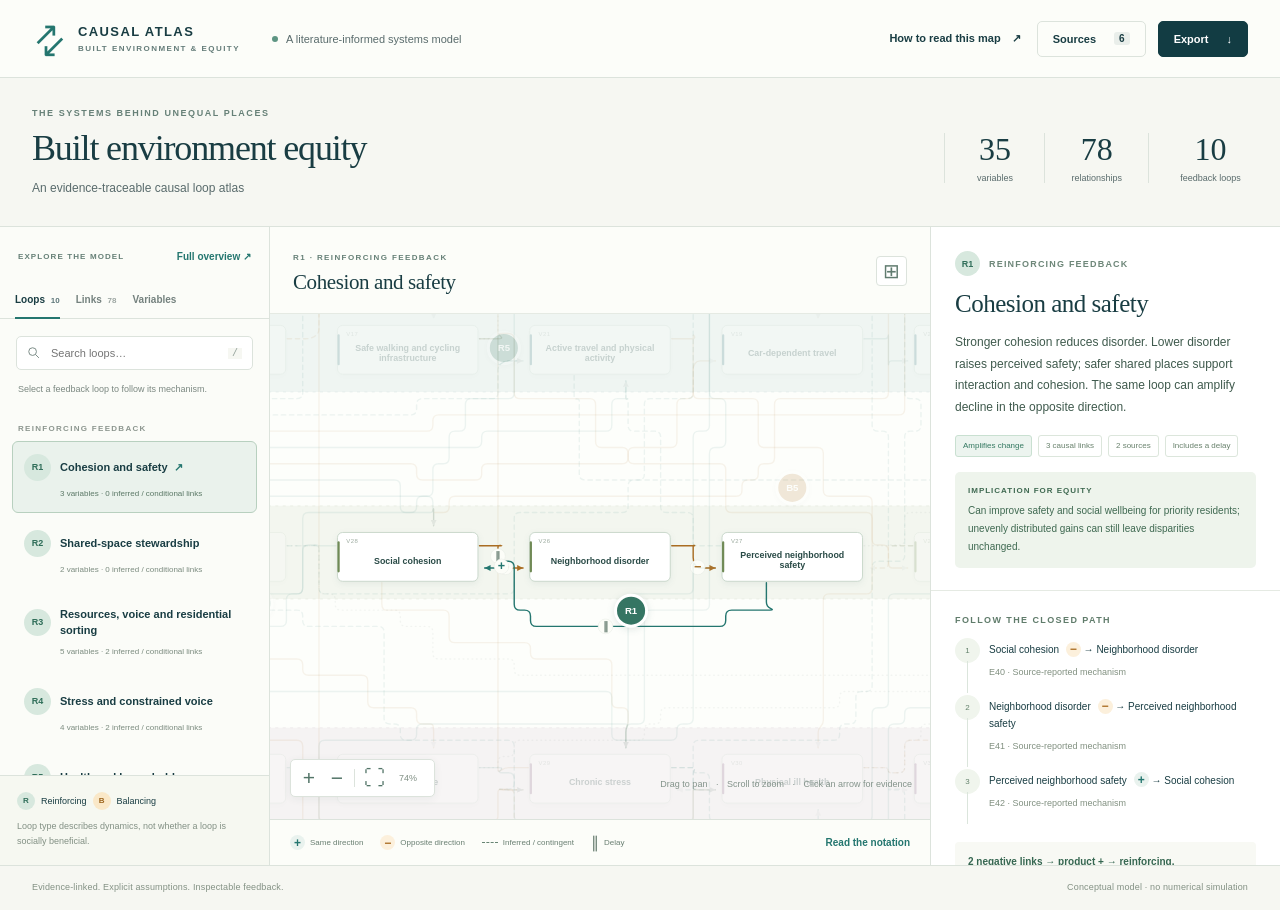
<file: index.html>
<!doctype html>
<html lang="en">
<head>
  <meta charset="utf-8">
  <meta name="viewport" content="width=device-width,initial-scale=1">
  <meta name="theme-color" content="#123c43">
  <meta name="description" content="An evidence-linked causal loop diagram exploring equity in the built environment.">
  <title>Built Environment Equity · Causal Atlas</title>
  <link rel="stylesheet" href="app.css">
  <script defer src="model.js"></script>
  <script defer src="app.js"></script>
</head>
<body>
  <header class="masthead">
    <a class="brand" href="#" aria-label="Causal Atlas home"><span class="brand-mark" aria-hidden="true">↗<i>↙</i></span><span>CAUSAL ATLAS<span class="brand-sub">BUILT ENVIRONMENT &amp; EQUITY</span></span></a>
    <div class="project-label"><span class="status-dot"></span> A literature-informed systems model</div>
    <div class="header-actions"><button id="methodButton" class="text-button">How to read this map <span aria-hidden="true">↗</span></button><button id="sourcesButton" class="button light">Sources <span id="sourceCount"></span></button><div class="download-wrap"><button id="downloadButton" class="button dark" aria-expanded="false" aria-controls="downloadMenu">Export <span aria-hidden="true">↓</span></button><div id="downloadMenu" class="download-menu" hidden><button id="exportSvg">Diagram as SVG</button><button id="exportJson">Full model as JSON</button><a href="causal_links.csv" download>Relationships as CSV</a><a href="variables.csv" download>Variables as CSV</a><a href="feedback_loops.csv" download>Feedback loops as CSV</a></div></div></div>
  </header>
  <section class="intro" aria-label="Project overview">
    <div><div class="eyebrow">THE SYSTEMS BEHIND UNEQUAL PLACES</div><h1>Built environment equity</h1><p id="introDescription">Explore how the conditions of places shape people’s opportunities—and how feedback sustains or changes inequity.</p></div>
    <div class="metrics" aria-label="Model size"><div><strong id="nodeCount">—</strong><span>variables</span></div><div><strong id="edgeCount">—</strong><span>relationships</span></div><div><strong id="loopCount">—</strong><span>feedback loops</span></div></div>
  </section>
  <main class="workspace">
    <aside class="explorer" aria-label="Explore the model">
      <div class="explorer-header"><span class="eyebrow">EXPLORE THE MODEL</span><button id="overviewButton" class="small-link">Full overview ↗</button></div>
      <div class="tabs" role="tablist" aria-label="Explorer sections"><button class="active" role="tab" aria-selected="true" aria-controls="loopList" id="tab-loops" data-tab="loops">Loops <span id="loopTabCount"></span></button><button role="tab" aria-selected="false" aria-controls="edgeList" id="tab-links" data-tab="links">Links <span id="edgeTabCount"></span></button><button role="tab" aria-selected="false" aria-controls="nodeList" id="tab-variables" data-tab="variables">Variables</button></div>
      <div class="search-box"><svg aria-hidden="true" viewBox="0 0 20 20"><circle cx="8" cy="8" r="5.5"></circle><path d="m12 12 5 5"></path></svg><input id="searchInput" type="search" placeholder="Search loops…" aria-label="Search model"><kbd>/</kbd></div>
      <div id="explorerHint" class="explorer-hint">Select a feedback loop to follow its mechanism.</div>
      <div class="explorer-scroll"><div id="loopList" role="tabpanel" aria-labelledby="tab-loops"></div><div id="edgeList" role="tabpanel" aria-labelledby="tab-links" hidden></div><div id="nodeList" role="tabpanel" aria-labelledby="tab-variables" hidden></div></div>
      <div class="explorer-footer"><div class="legend-line"><span class="loop-dot reinforcing">R</span><span>Reinforcing</span><span class="loop-dot balancing">B</span><span>Balancing</span></div><p>Loop type describes dynamics, not whether a loop is socially beneficial.</p></div>
    </aside>
    <section class="canvas-panel" aria-label="Interactive causal loop diagram">
      <div class="canvas-topbar"><div><span id="viewEyebrow" class="eyebrow">LOOP EXPLORER</span><h2 id="viewTitle">Loading model…</h2></div><button id="resetFocus" class="icon-button" title="Show full model" aria-label="Show full model">⊞</button></div>
      <div id="graphWrap" class="graph-wrap"><svg id="graph" xmlns="http://www.w3.org/2000/svg" role="group" aria-label="Interactive signed causal loop diagram. Use the explorer to select every variable, arrow, and loop."><defs><marker id="arrow-positive" markerWidth="10" markerHeight="10" refX="8" refY="5" orient="auto" markerUnits="userSpaceOnUse"><path d="M0,1 L8,5 L0,9 Z" fill="#24766f"/></marker><marker id="arrow-negative" markerWidth="10" markerHeight="10" refX="8" refY="5" orient="auto" markerUnits="userSpaceOnUse"><path d="M0,1 L8,5 L0,9 Z" fill="#aa6d22"/></marker><marker id="arrow-neutral" markerWidth="10" markerHeight="10" refX="8" refY="5" orient="auto" markerUnits="userSpaceOnUse"><path d="M0,1 L8,5 L0,9 Z" fill="#788a80"/></marker><marker id="arrow-muted" markerWidth="10" markerHeight="10" refX="8" refY="5" orient="auto" markerUnits="userSpaceOnUse"><path d="M0,1 L8,5 L0,9 Z" fill="#a6b1ac"/></marker></defs><g id="viewport"><g id="groupLayer"></g><g id="edgeLayer"></g><g id="nodeLayer"></g><g id="badgeLayer"></g></g></svg><div id="emptyModel" class="empty-model" hidden><h2>The model could not be loaded</h2><p>Keep model.js next to this page and refresh to open the evidence-linked diagram.</p></div><div class="canvas-controls"><button id="zoomIn" aria-label="Zoom in" title="Zoom in">+</button><button id="zoomOut" aria-label="Zoom out" title="Zoom out">−</button><span></span><button id="fitView" aria-label="Fit current view" title="Fit current view">⛶</button><output id="zoomLabel" aria-label="Zoom level">100%</output></div><div class="canvas-help">Drag to pan <span>·</span> Scroll to zoom <span>·</span> Click an arrow for evidence</div></div>
      <div class="canvas-bottom"><div class="polarity-legend"><span><i class="sign positive">+</i> Same direction</span><span><i class="sign negative">−</i> Opposite direction</span><span><i class="dashed-key"></i> Inferred / contingent</span><span><i class="delay-key">∥</i> Delay</span></div><button id="legendButton" class="small-link">Read the notation</button></div>
    </section>
    <aside id="inspector" class="inspector" aria-label="Selected item details" aria-live="polite"><div id="inspectorContent"></div></aside>
  </main>
  <footer class="page-footer"><span>Evidence-linked. Explicit assumptions. Inspectable feedback.</span><span id="footerVersion">Conceptual model · no numerical simulation</span></footer>
  <div id="toast" class="toast" role="status" hidden></div>
</body>
</html>
</file>
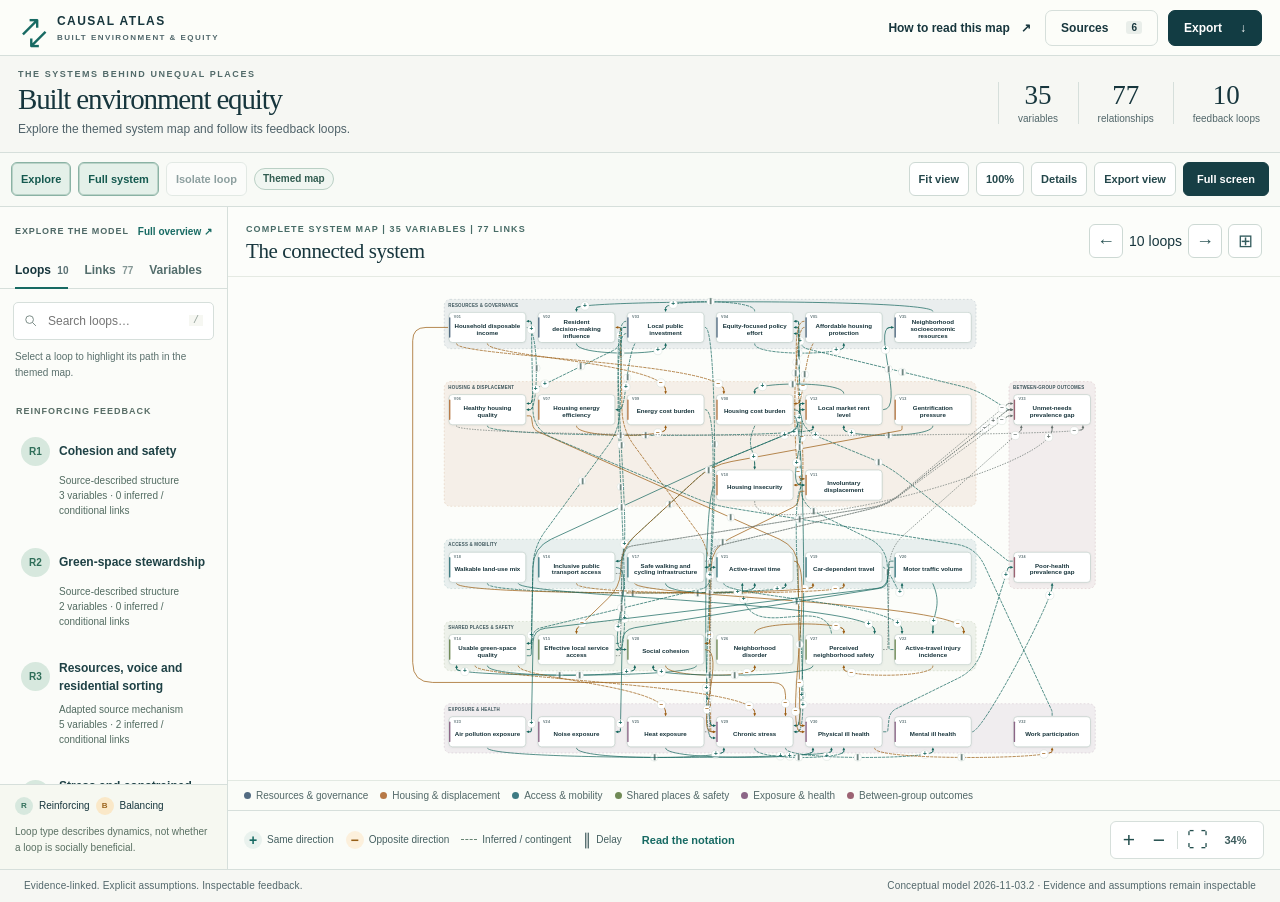
<file: v1/index.html>
<!doctype html>
<html lang="en">
<head>
  <meta charset="utf-8">
  <meta name="viewport" content="width=device-width,initial-scale=1">
  <meta name="theme-color" content="#123c43">
  <meta name="description" content="An evidence-linked causal loop diagram exploring equity in the built environment.">
  <title>Built Environment Equity · Causal Atlas</title>
  <link rel="stylesheet" href="app.css">
  <link rel="stylesheet" href="presentation.css">
  <script defer src="model.js"></script>
  <script defer src="graph_geometry.js"></script>
  <script defer src="app.js"></script>
</head>
<body>
  <header class="masthead">
    <a class="brand" href="#" aria-label="Causal Atlas home"><span class="brand-mark" aria-hidden="true">↗<i>↙</i></span><span>CAUSAL ATLAS<span class="brand-sub">BUILT ENVIRONMENT &amp; EQUITY</span></span></a>
    <div class="project-label"><span class="status-dot"></span> A literature-informed systems model</div>
    <div class="header-actions"><button id="methodButton" class="text-button">How to read this map <span aria-hidden="true">↗</span></button><button id="sourcesButton" class="button light">Sources <span id="sourceCount"></span></button><div class="download-wrap"><button id="downloadButton" class="button dark" aria-expanded="false" aria-controls="downloadMenu">Export <span aria-hidden="true">↓</span></button><div id="downloadMenu" class="download-menu" hidden><button id="exportSvg">Full system as SVG</button><button id="exportJson">Full model as JSON</button><a href="causal_links.csv" download>Relationships as CSV</a><a href="variables.csv" download>Variables as CSV</a><a href="feedback_loops.csv" download>Feedback loops as CSV</a></div></div></div>
  </header>
  <section class="intro" aria-label="Project overview">
    <div><div class="eyebrow">THE SYSTEMS BEHIND UNEQUAL PLACES</div><h1>Built environment equity</h1><p id="introDescription">Explore how the conditions of places shape people’s opportunities—and how feedback sustains or changes inequity.</p></div>
    <div class="metrics" aria-label="Model size"><div><strong id="nodeCount">—</strong><span>variables</span></div><div><strong id="edgeCount">—</strong><span>relationships</span></div><div><strong id="loopCount">—</strong><span>feedback loops</span></div></div>
  </section>
  <main id="workspace" class="workspace inspector-collapsed" aria-label="Causal diagram workspace">
    <div class="graph-toolbar" role="toolbar" aria-label="Diagram controls">
      <div class="graph-toolbar-left">
        <button id="toggleExplorer" type="button" aria-controls="explorer" aria-expanded="true" aria-pressed="true" title="Show or hide the loop and variable explorer">Explore</button>
        <button id="showSystem" type="button" aria-pressed="true" title="Show all 35 variables and 77 relationships">Full system</button>
        <button id="loopViewToggle" type="button" aria-pressed="false" disabled title="Choose a loop, then switch between its isolated and full-system views">Isolate loop</button>
        <span id="viewMode" class="view-mode-badge">Themed map</span>
      </div>
      <div class="graph-toolbar-right">
        <button id="fitAll" type="button" title="Fit the current diagram (0)">Fit view</button>
        <button id="actualSize" type="button" title="Display the diagram at its original text size">100%</button>
        <button id="toggleInspector" type="button" aria-controls="inspector" aria-expanded="false" aria-pressed="false" title="Show or hide explanations and evidence">Details</button>
        <button id="exportView" type="button" title="Download the current diagram with its legend as SVG">Export view</button>
        <button id="fullscreenButton" type="button" aria-controls="workspace" aria-pressed="false" title="Open or close full-screen mode (F; Esc to exit)">Full screen</button>
      </div>
    </div>
    <aside id="explorer" class="explorer" aria-label="Explore the model">
      <div class="explorer-header"><span class="eyebrow">EXPLORE THE MODEL</span><button id="overviewButton" class="small-link">Full overview ↗</button></div>
      <div class="tabs" role="tablist" aria-label="Explorer sections"><button class="active" role="tab" aria-selected="true" aria-controls="loopList" id="tab-loops" data-tab="loops">Loops <span id="loopTabCount"></span></button><button role="tab" aria-selected="false" aria-controls="edgeList" id="tab-links" data-tab="links">Links <span id="edgeTabCount"></span></button><button role="tab" aria-selected="false" aria-controls="nodeList" id="tab-variables" data-tab="variables">Variables</button></div>
      <div class="search-box"><svg aria-hidden="true" viewBox="0 0 20 20"><circle cx="8" cy="8" r="5.5"></circle><path d="m12 12 5 5"></path></svg><input id="searchInput" type="search" placeholder="Search loops…" aria-label="Search model"><kbd>/</kbd></div>
      <div id="explorerHint" class="explorer-hint">Select a loop to highlight its path in the themed map.</div>
      <div class="explorer-scroll"><div id="loopList" role="tabpanel" aria-labelledby="tab-loops"></div><div id="edgeList" role="tabpanel" aria-labelledby="tab-links" hidden></div><div id="nodeList" role="tabpanel" aria-labelledby="tab-variables" hidden></div></div>
      <div class="explorer-footer"><div class="legend-line"><span class="loop-dot reinforcing">R</span><span>Reinforcing</span><span class="loop-dot balancing">B</span><span>Balancing</span></div><p>Loop type describes dynamics, not whether a loop is socially beneficial.</p></div>
    </aside>
    <section class="canvas-panel" aria-label="Interactive causal loop diagram">
      <div class="canvas-topbar"><div><span id="viewEyebrow" class="eyebrow">LOOP EXPLORER</span><h2 id="viewTitle">Loading model…</h2></div><div class="loop-navigation" aria-label="Browse feedback loops"><button id="previousLoop" type="button" aria-label="Previous feedback loop" title="Previous loop">←</button><span id="loopPosition">10 loops</span><button id="nextLoop" type="button" aria-label="Next feedback loop" title="Next loop">→</button><button id="resetFocus" class="icon-button" title="Return to the full system" aria-label="Return to the full system">⊞</button></div></div>
      <div id="graphWrap" class="graph-wrap"><svg id="graph" xmlns="http://www.w3.org/2000/svg" tabindex="0" role="group" aria-label="Interactive signed causal loop diagram. Use the explorer to select every variable, arrow, and loop."><defs><marker id="arrow-positive" viewBox="0 0 11 10" markerWidth="11" markerHeight="10" refX="4" refY="5" orient="auto" markerUnits="userSpaceOnUse"><path d="M1,1 L10,5 L1,9 Z" fill="#17675f"/></marker><marker id="arrow-negative" viewBox="0 0 11 10" markerWidth="11" markerHeight="10" refX="4" refY="5" orient="auto" markerUnits="userSpaceOnUse"><path d="M1,1 L10,5 L1,9 Z" fill="#9b5d12"/></marker><marker id="arrow-neutral" viewBox="0 0 11 10" markerWidth="11" markerHeight="10" refX="4" refY="5" orient="auto" markerUnits="userSpaceOnUse"><path d="M1,1 L10,5 L1,9 Z" fill="#65716d"/></marker><marker id="arrow-muted" viewBox="0 0 11 10" markerWidth="11" markerHeight="10" refX="4" refY="5" orient="auto" markerUnits="userSpaceOnUse"><path d="M1,1 L10,5 L1,9 Z" fill="#a6b1ac"/></marker></defs><g id="viewport"><g id="groupLayer"></g><g id="edgeLayer"></g><g id="nodeLayer"></g><g id="badgeLayer"></g></g></svg><div id="emptyModel" class="empty-model" hidden><h2>The model could not be loaded</h2><p>Keep model.js next to this page and refresh to open the evidence-linked diagram.</p></div></div>
      <div class="category-key" id="categoryKey" aria-label="Variable categories"></div><div class="canvas-bottom"><div class="polarity-legend"><span><i class="sign positive">+</i> Same direction</span><span><i class="sign negative">−</i> Opposite direction</span><span><i class="dashed-key"></i> Inferred / contingent</span><span><i class="delay-key">∥</i> Delay</span></div><button id="legendButton" class="small-link">Read the notation</button><div class="canvas-controls"><button id="zoomIn" aria-label="Zoom in" title="Zoom in">+</button><button id="zoomOut" aria-label="Zoom out" title="Zoom out">−</button><span></span><button id="fitView" aria-label="Fit current view" title="Fit current view">⛶</button><output id="zoomLabel" aria-label="Zoom level">100%</output></div><div class="canvas-help">Drag to pan <span>·</span> Scroll to zoom <span>·</span> F: full screen <span>·</span> 0: fit view</div></div>
    </section>
    <aside id="inspector" class="inspector" hidden aria-label="Selected item details" aria-live="polite"><div id="inspectorContent"></div></aside>
  </main>
  <footer class="page-footer"><span>Evidence-linked. Explicit assumptions. Inspectable feedback.</span><span id="footerVersion">Conceptual model · no numerical simulation</span></footer>
  <div id="toast" class="toast" role="status" hidden></div>
</body>
</html>
</file>
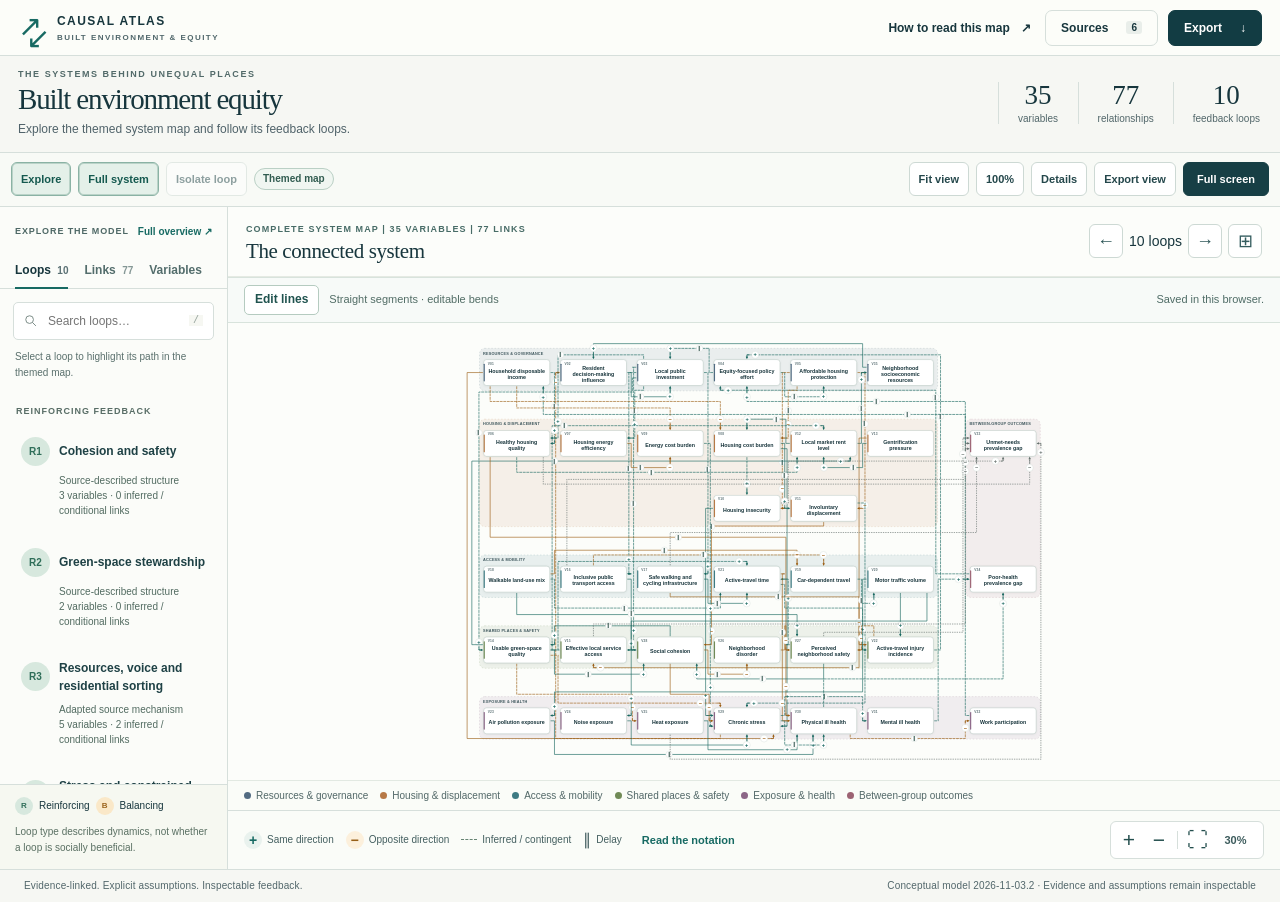
<file: v3/index.html>
<!doctype html>
<html lang="en">
<head>
  <meta charset="utf-8">
  <meta name="viewport" content="width=device-width,initial-scale=1">
  <meta name="theme-color" content="#123c43">
  <meta name="description" content="An evidence-linked causal loop diagram exploring equity in the built environment.">
  <title>Built Environment Equity · Causal Atlas</title>
  <link rel="stylesheet" href="app.css">
  <link rel="stylesheet" href="presentation.css">
  <link rel="stylesheet" href="line_editor.css">
  <script defer src="model.js"></script>
  <script defer src="graph_geometry.js"></script>
  <script defer src="line_editor.js"></script>
  <script defer src="app.js"></script>
</head>
<body>
  <header class="masthead">
    <a class="brand" href="#" aria-label="Causal Atlas home"><span class="brand-mark" aria-hidden="true">↗<i>↙</i></span><span>CAUSAL ATLAS<span class="brand-sub">BUILT ENVIRONMENT &amp; EQUITY</span></span></a>
    <div class="project-label"><span class="status-dot"></span> A literature-informed systems model</div>
    <div class="header-actions"><button id="methodButton" class="text-button">How to read this map <span aria-hidden="true">↗</span></button><button id="sourcesButton" class="button light">Sources <span id="sourceCount"></span></button><div class="download-wrap"><button id="downloadButton" class="button dark" aria-expanded="false" aria-controls="downloadMenu">Export <span aria-hidden="true">↓</span></button><div id="downloadMenu" class="download-menu" hidden><button id="exportSvg">Full system as SVG</button><button id="exportJson">Full model as JSON</button><a href="causal_links.csv" download>Relationships as CSV</a><a href="variables.csv" download>Variables as CSV</a><a href="feedback_loops.csv" download>Feedback loops as CSV</a></div></div></div>
  </header>
  <section class="intro" aria-label="Project overview">
    <div><div class="eyebrow">THE SYSTEMS BEHIND UNEQUAL PLACES</div><h1>Built environment equity</h1><p id="introDescription">Explore how the conditions of places shape people’s opportunities—and how feedback sustains or changes inequity.</p></div>
    <div class="metrics" aria-label="Model size"><div><strong id="nodeCount">—</strong><span>variables</span></div><div><strong id="edgeCount">—</strong><span>relationships</span></div><div><strong id="loopCount">—</strong><span>feedback loops</span></div></div>
  </section>
  <main id="workspace" class="workspace inspector-collapsed" aria-label="Causal diagram workspace">
    <div class="graph-toolbar" role="toolbar" aria-label="Diagram controls">
      <div class="graph-toolbar-left">
        <button id="toggleExplorer" type="button" aria-controls="explorer" aria-expanded="true" aria-pressed="true" title="Show or hide the loop and variable explorer">Explore</button>
        <button id="showSystem" type="button" aria-pressed="true" title="Show all 35 variables and 77 relationships">Full system</button>
        <button id="loopViewToggle" type="button" aria-pressed="false" disabled title="Choose a loop, then switch between its isolated and full-system views">Isolate loop</button>
        <span id="viewMode" class="view-mode-badge">Themed map</span>
      </div>
      <div class="graph-toolbar-right">
        <button id="fitAll" type="button" title="Fit the current diagram (0)">Fit view</button>
        <button id="actualSize" type="button" title="Display the diagram at its original text size">100%</button>
        <button id="toggleInspector" type="button" aria-controls="inspector" aria-expanded="false" aria-pressed="false" title="Show or hide explanations and evidence">Details</button>
        <button id="exportView" type="button" title="Download the current diagram with its legend as SVG">Export view</button>
        <button id="fullscreenButton" type="button" aria-controls="workspace" aria-pressed="false" title="Open or close full-screen mode (F; Esc to exit)">Full screen</button>
      </div>
    </div>
    <aside id="explorer" class="explorer" aria-label="Explore the model">
      <div class="explorer-header"><span class="eyebrow">EXPLORE THE MODEL</span><button id="overviewButton" class="small-link">Full overview ↗</button></div>
      <div class="tabs" role="tablist" aria-label="Explorer sections"><button class="active" role="tab" aria-selected="true" aria-controls="loopList" id="tab-loops" data-tab="loops">Loops <span id="loopTabCount"></span></button><button role="tab" aria-selected="false" aria-controls="edgeList" id="tab-links" data-tab="links">Links <span id="edgeTabCount"></span></button><button role="tab" aria-selected="false" aria-controls="nodeList" id="tab-variables" data-tab="variables">Variables</button></div>
      <div class="search-box"><svg aria-hidden="true" viewBox="0 0 20 20"><circle cx="8" cy="8" r="5.5"></circle><path d="m12 12 5 5"></path></svg><input id="searchInput" type="search" placeholder="Search loops…" aria-label="Search model"><kbd>/</kbd></div>
      <div id="explorerHint" class="explorer-hint">Select a loop to highlight its path in the themed map.</div>
      <div class="explorer-scroll"><div id="loopList" role="tabpanel" aria-labelledby="tab-loops"></div><div id="edgeList" role="tabpanel" aria-labelledby="tab-links" hidden></div><div id="nodeList" role="tabpanel" aria-labelledby="tab-variables" hidden></div></div>
      <div class="explorer-footer"><div class="legend-line"><span class="loop-dot reinforcing">R</span><span>Reinforcing</span><span class="loop-dot balancing">B</span><span>Balancing</span></div><p>Loop type describes dynamics, not whether a loop is socially beneficial.</p></div>
    </aside>
    <section class="canvas-panel" aria-label="Interactive causal loop diagram">
      <div class="canvas-topbar"><div><span id="viewEyebrow" class="eyebrow">LOOP EXPLORER</span><h2 id="viewTitle">Loading model…</h2></div><div class="loop-navigation" aria-label="Browse feedback loops"><button id="previousLoop" type="button" aria-label="Previous feedback loop" title="Previous loop">←</button><span id="loopPosition">10 loops</span><button id="nextLoop" type="button" aria-label="Next feedback loop" title="Next loop">→</button><button id="resetFocus" class="icon-button" title="Return to the full system" aria-label="Return to the full system">⊞</button></div></div>
      <div id="graphWrap" class="graph-wrap"><svg id="graph" xmlns="http://www.w3.org/2000/svg" tabindex="0" role="group" aria-label="Interactive signed causal loop diagram. Use the explorer to select every variable, arrow, and loop."><defs><marker id="arrow-positive" viewBox="0 0 11 10" markerWidth="11" markerHeight="10" refX="4" refY="5" orient="auto" markerUnits="userSpaceOnUse"><path d="M1,1 L10,5 L1,9 Z" fill="#17675f"/></marker><marker id="arrow-negative" viewBox="0 0 11 10" markerWidth="11" markerHeight="10" refX="4" refY="5" orient="auto" markerUnits="userSpaceOnUse"><path d="M1,1 L10,5 L1,9 Z" fill="#9b5d12"/></marker><marker id="arrow-neutral" viewBox="0 0 11 10" markerWidth="11" markerHeight="10" refX="4" refY="5" orient="auto" markerUnits="userSpaceOnUse"><path d="M1,1 L10,5 L1,9 Z" fill="#65716d"/></marker><marker id="arrow-muted" viewBox="0 0 11 10" markerWidth="11" markerHeight="10" refX="4" refY="5" orient="auto" markerUnits="userSpaceOnUse"><path d="M1,1 L10,5 L1,9 Z" fill="#a6b1ac"/></marker></defs><g id="viewport"><g id="groupLayer"></g><g id="edgeLayer"></g><g id="nodeLayer"></g><g id="badgeLayer"></g></g></svg><div id="emptyModel" class="empty-model" hidden><h2>The model could not be loaded</h2><p>Keep model.js next to this page and refresh to open the evidence-linked diagram.</p></div></div>
      <div class="category-key" id="categoryKey" aria-label="Variable categories"></div><div class="canvas-bottom"><div class="polarity-legend"><span><i class="sign positive">+</i> Same direction</span><span><i class="sign negative">−</i> Opposite direction</span><span><i class="dashed-key"></i> Inferred / contingent</span><span><i class="delay-key">∥</i> Delay</span></div><button id="legendButton" class="small-link">Read the notation</button><div class="canvas-controls"><button id="zoomIn" aria-label="Zoom in" title="Zoom in">+</button><button id="zoomOut" aria-label="Zoom out" title="Zoom out">−</button><span></span><button id="fitView" aria-label="Fit current view" title="Fit current view">⛶</button><output id="zoomLabel" aria-label="Zoom level">100%</output></div><div class="canvas-help">Drag to pan <span>·</span> Scroll to zoom <span>·</span> F: full screen <span>·</span> 0: fit view</div></div>
    </section>
    <aside id="inspector" class="inspector" hidden aria-label="Selected item details" aria-live="polite"><div id="inspectorContent"></div></aside>
  </main>
  <footer class="page-footer"><span>Evidence-linked. Explicit assumptions. Inspectable feedback.</span><span id="footerVersion">Conceptual model · no numerical simulation</span></footer>
  <div id="toast" class="toast" role="status" hidden></div>
</body>
</html>
</file>
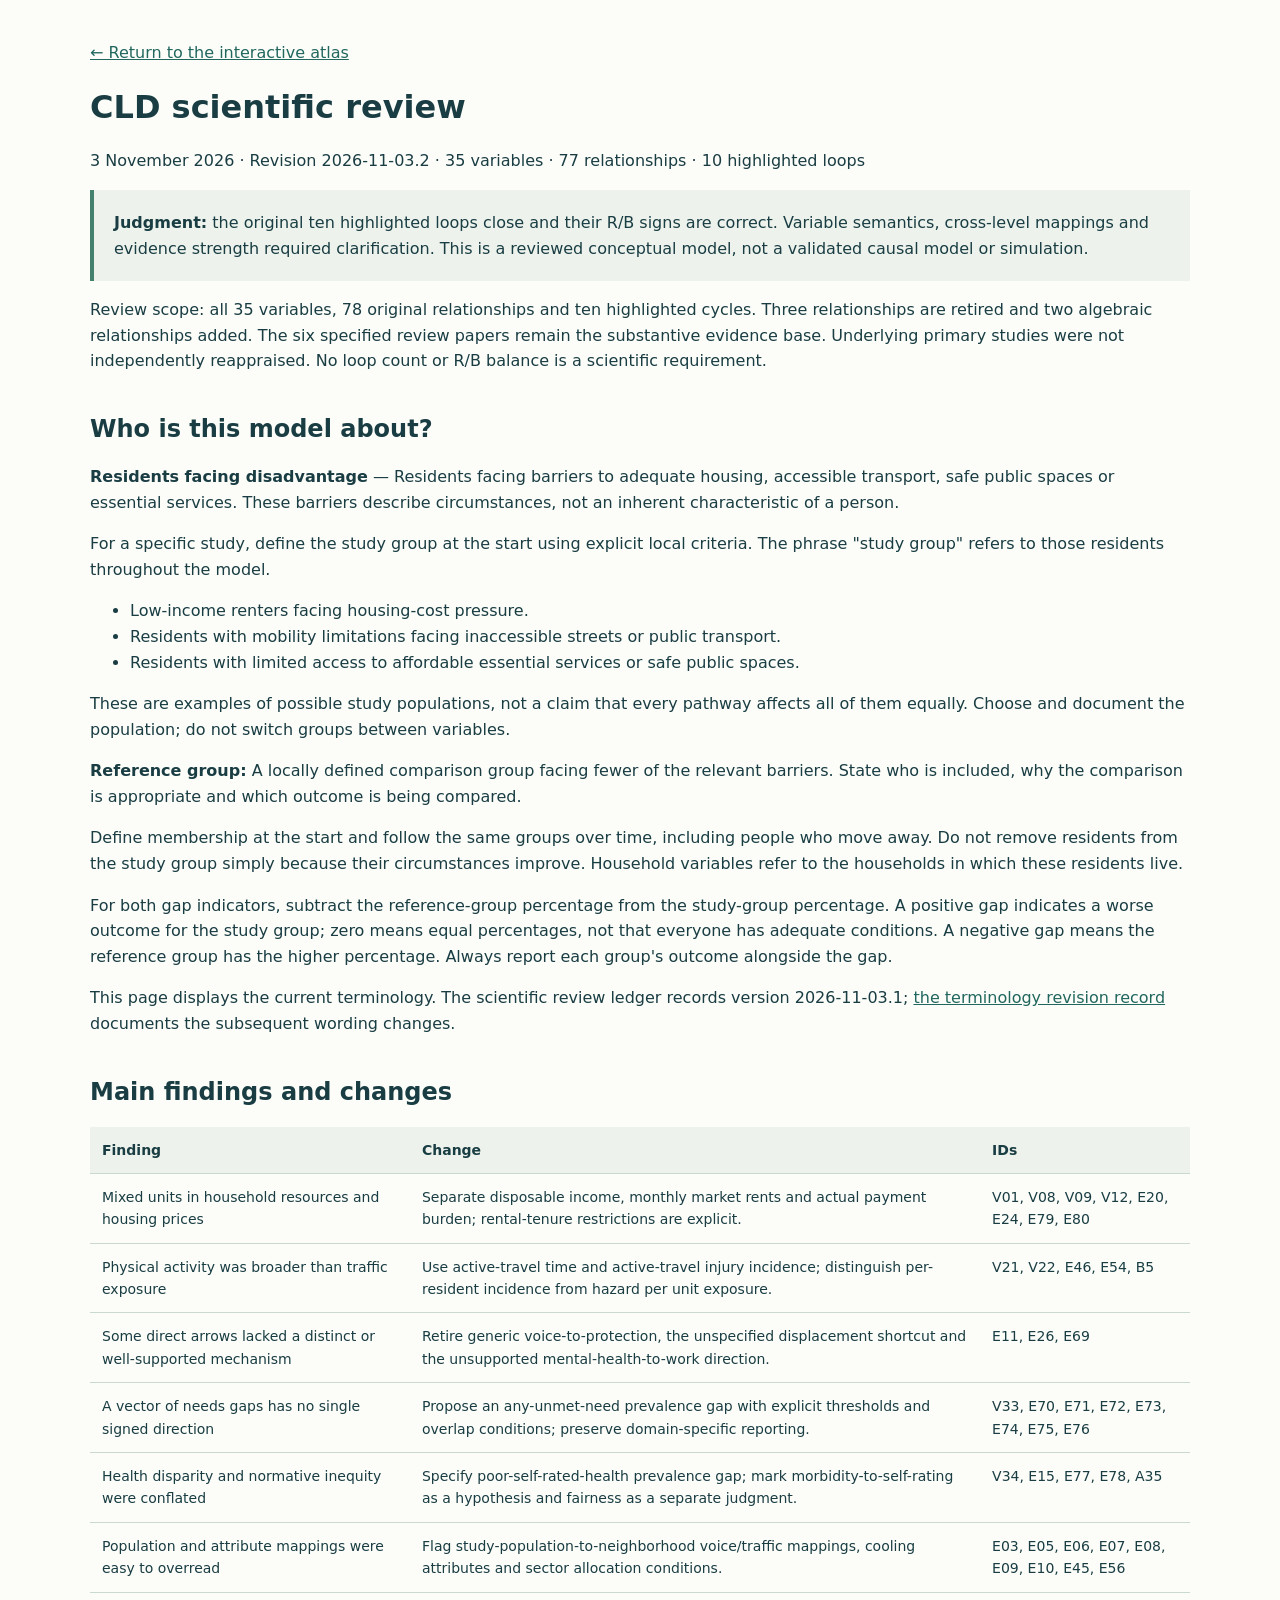
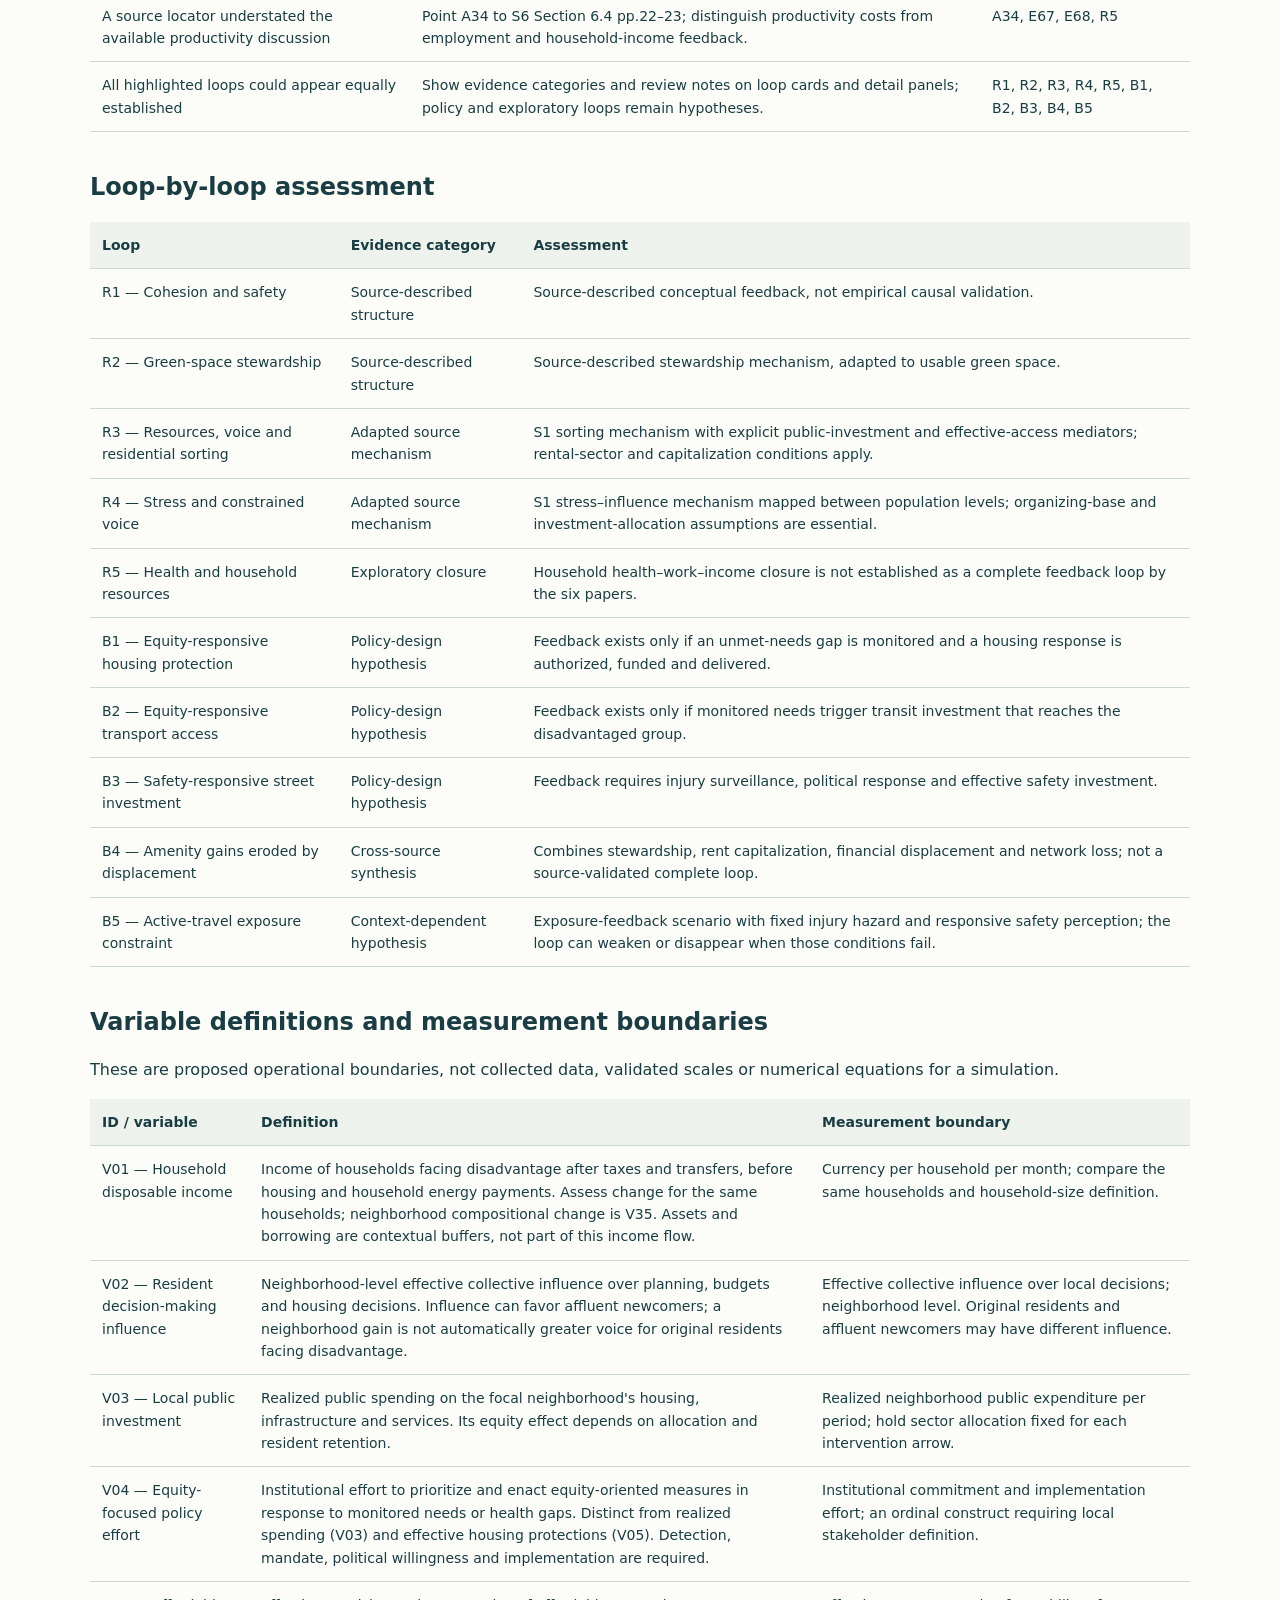
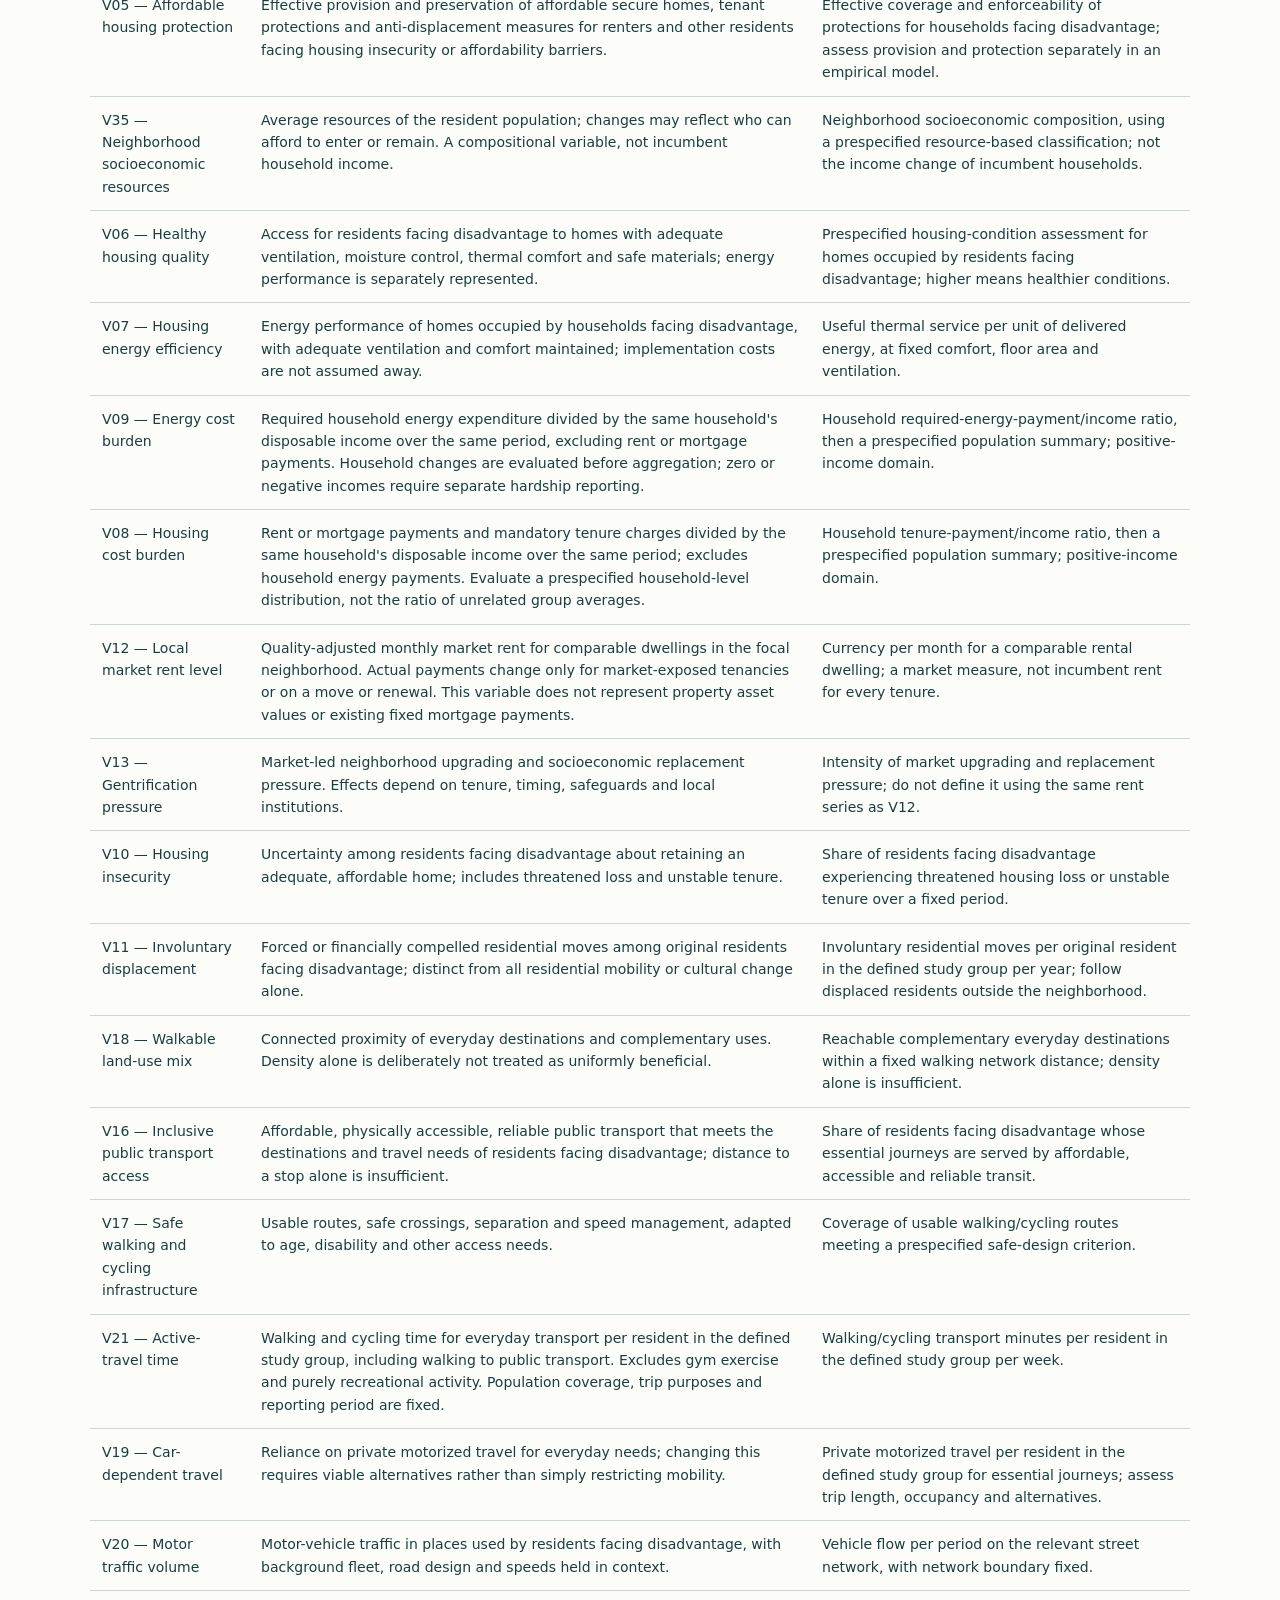
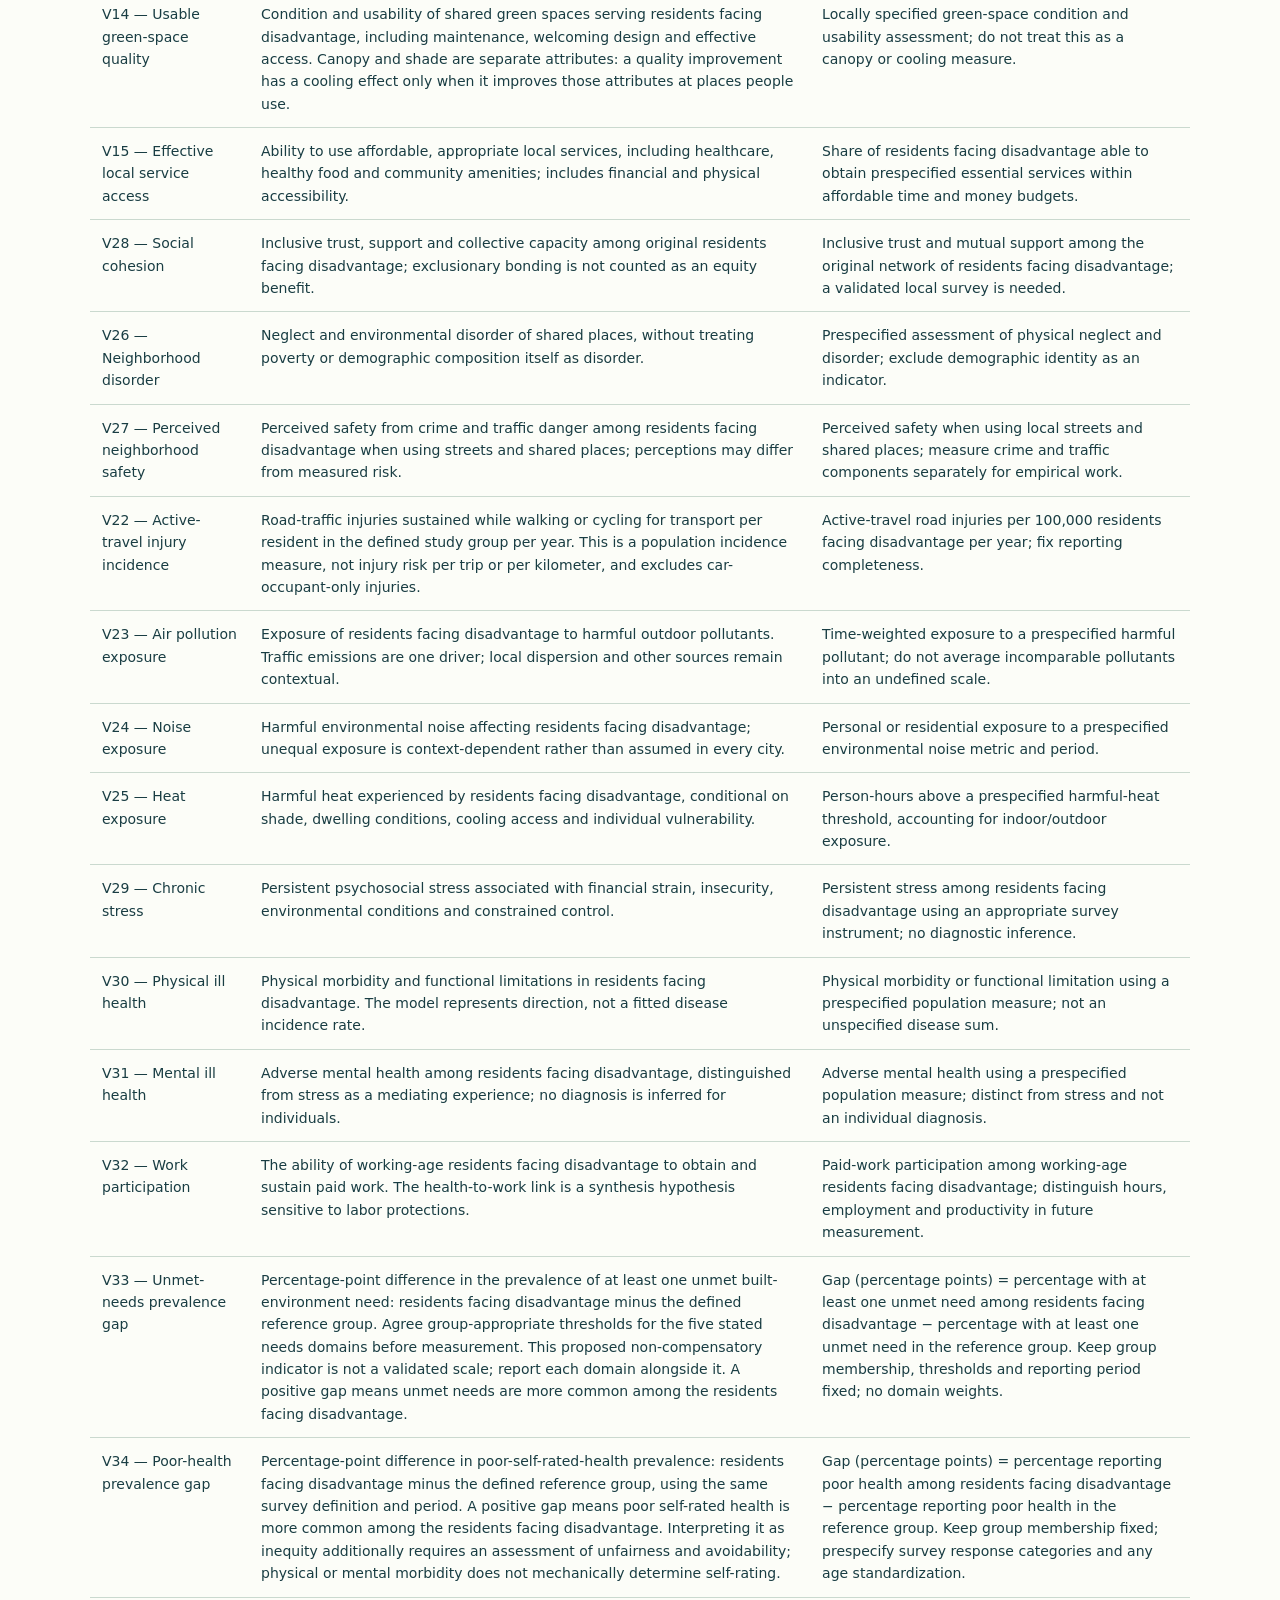
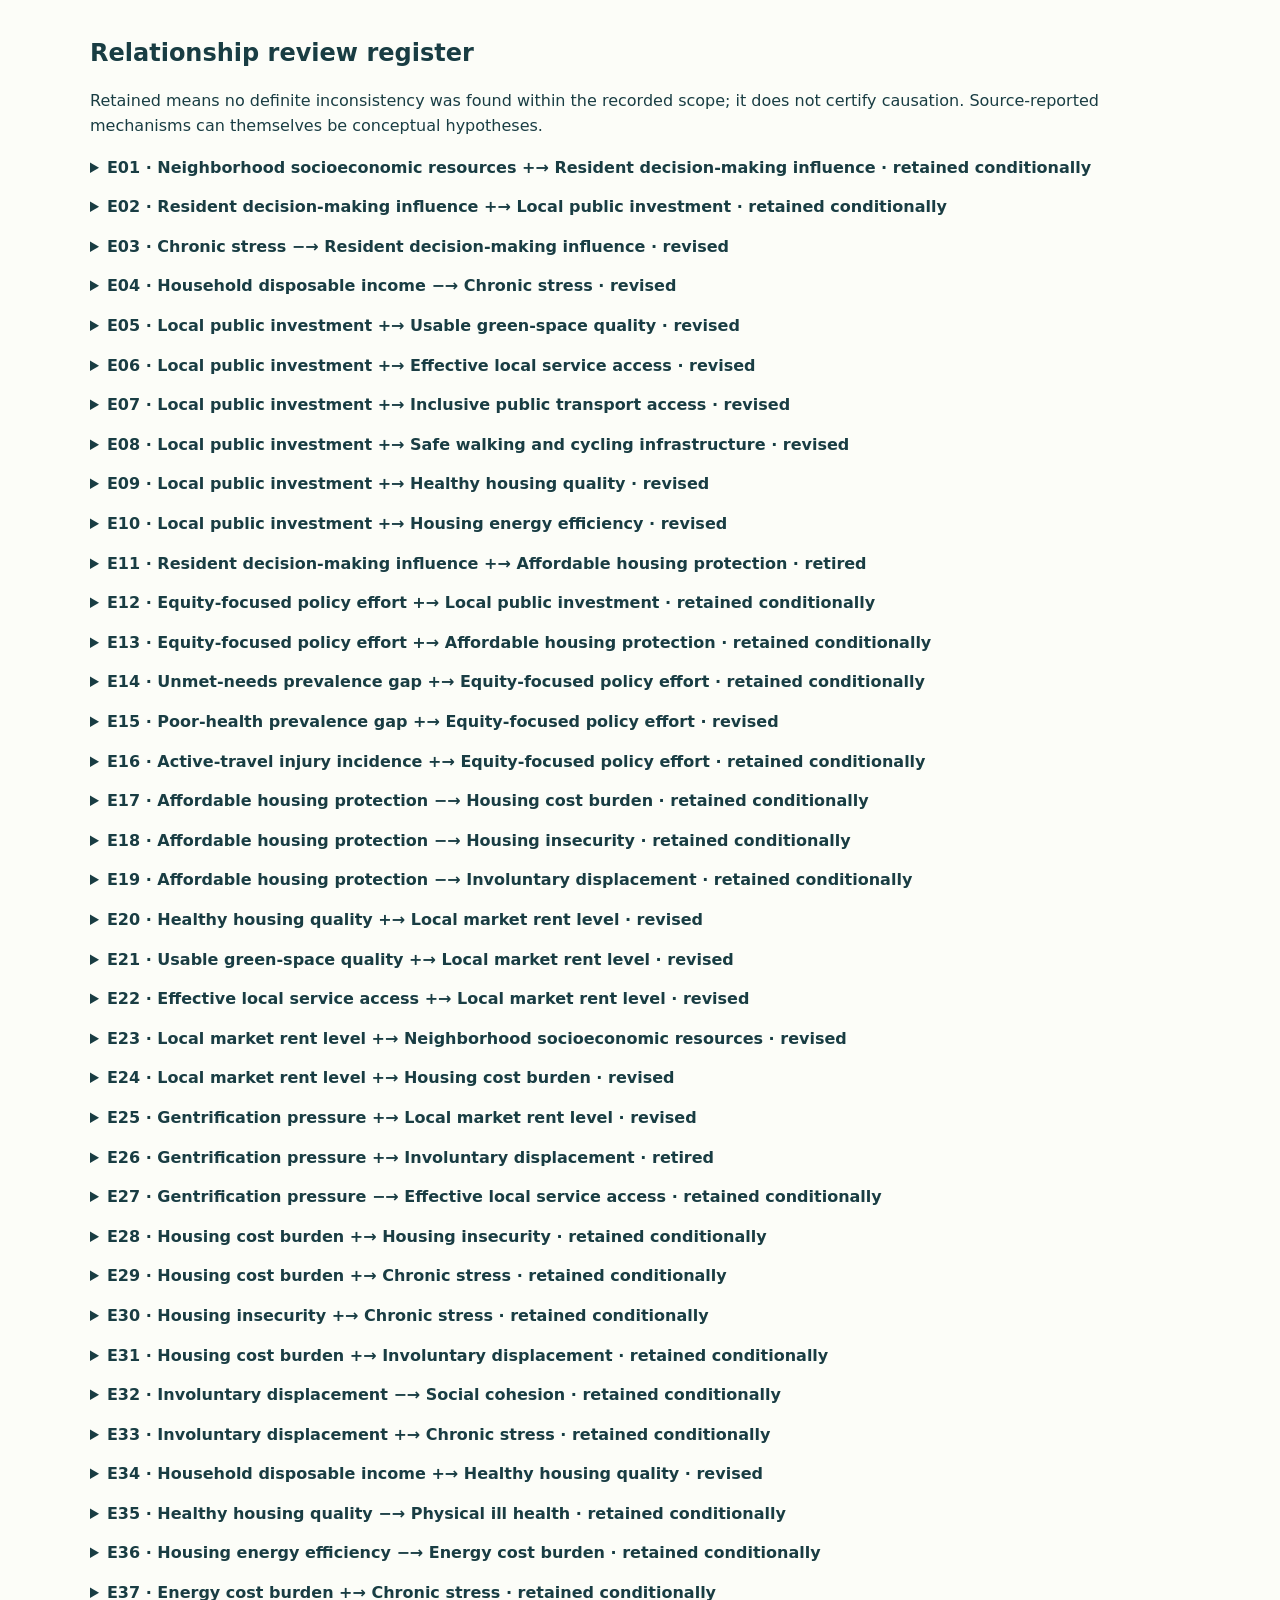
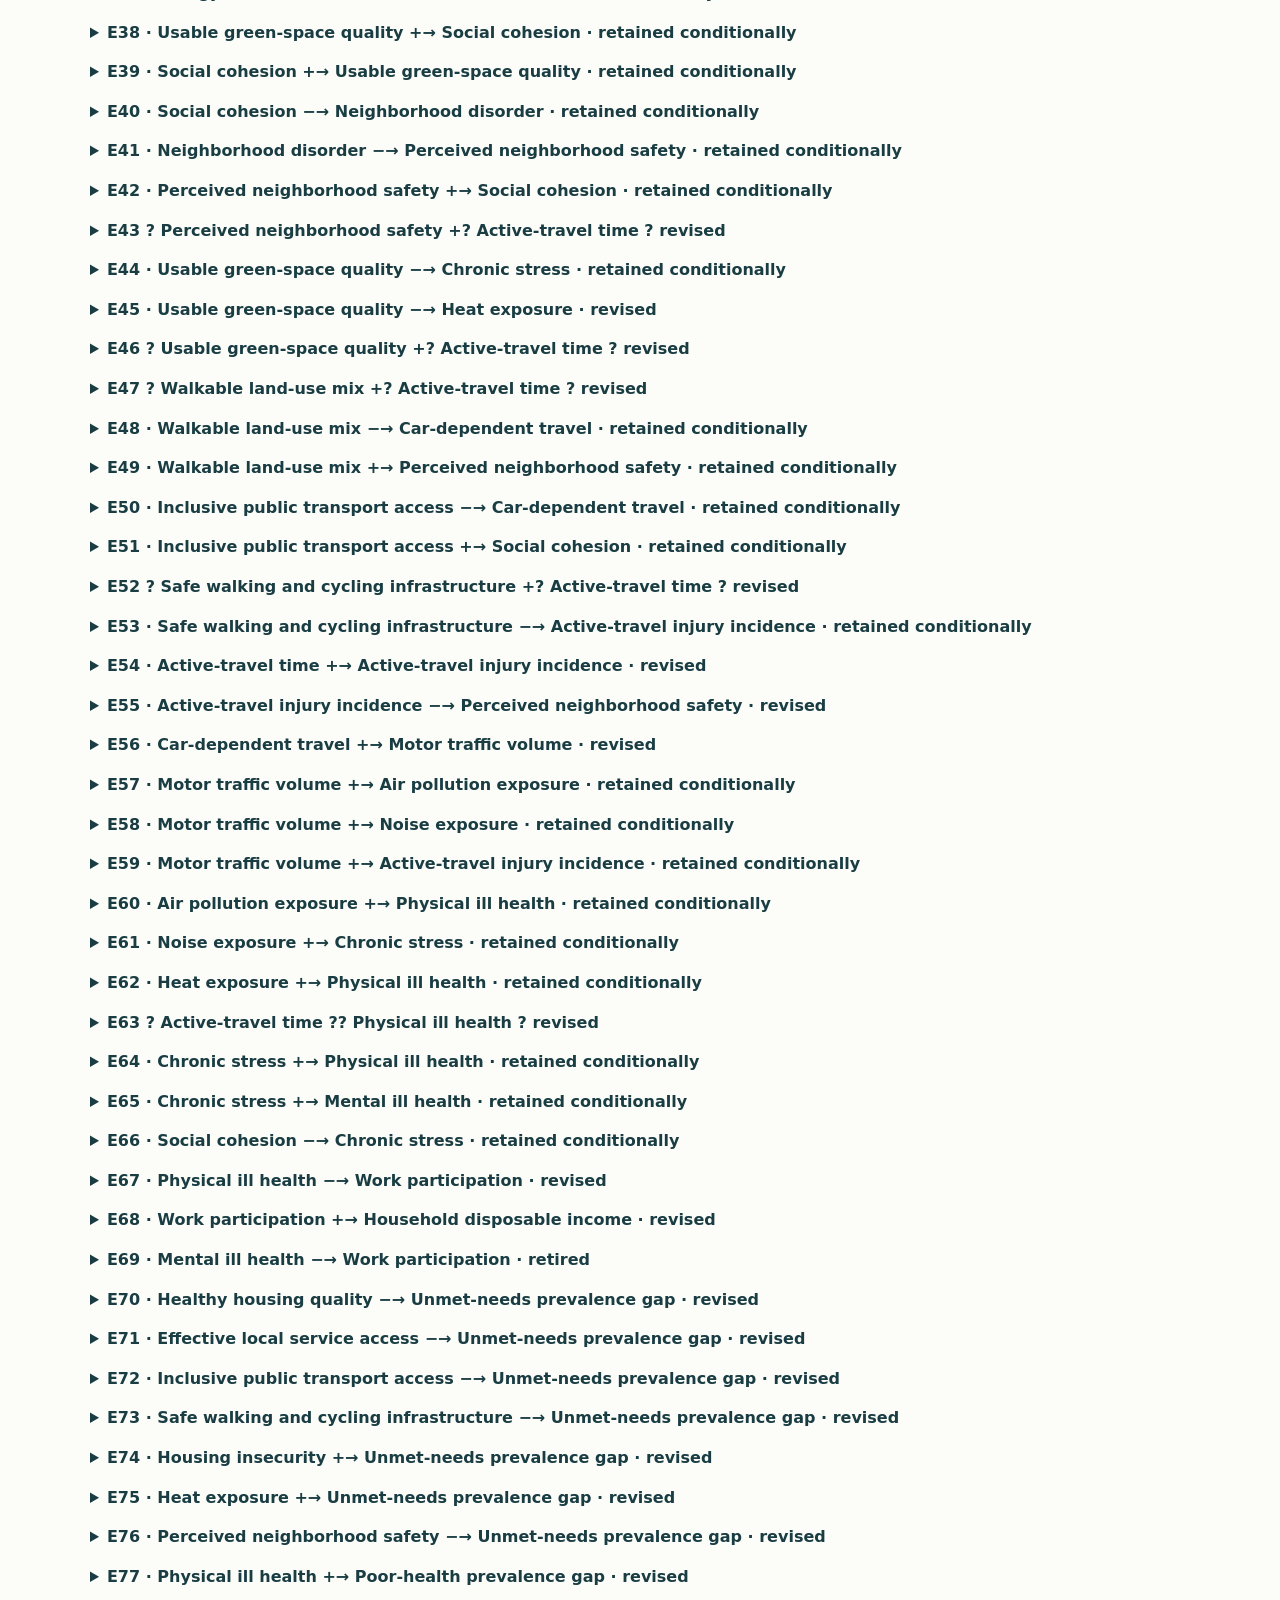
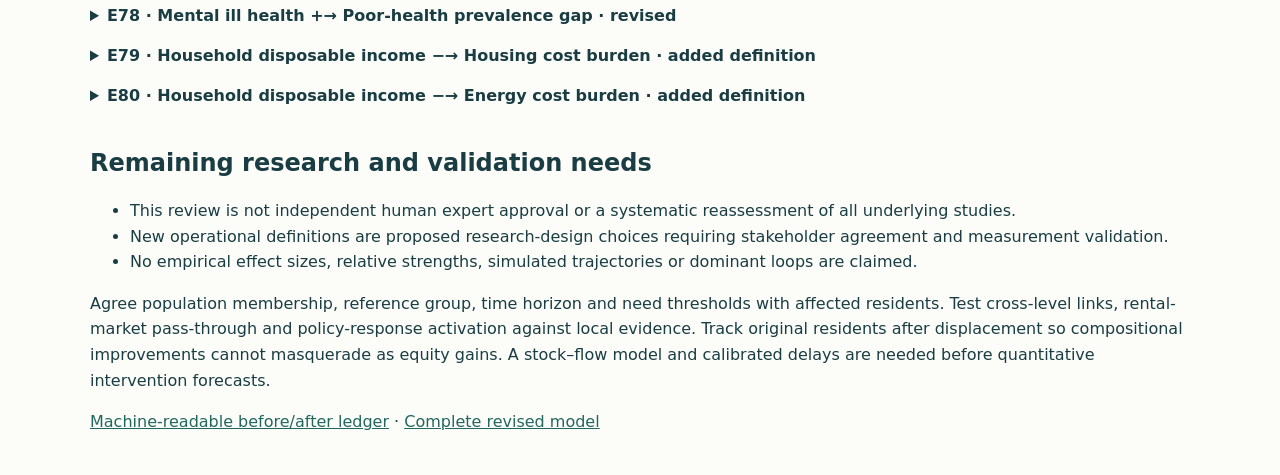
<file: v1/CLD_REVIEW.html>
<!doctype html><html lang="en"><meta charset="utf-8"><meta name="viewport" content="width=device-width,initial-scale=1"><title>CLD scientific review</title><style>body{max-width:1100px;margin:40px auto;padding:0 24px;font:16px/1.6 system-ui;color:#193d43;background:#fcfdf8}a{color:#21675e}h1,h2{line-height:1.25}h2{margin-top:40px}.table-wrap{overflow-x:auto}table{border-collapse:collapse;width:100%;font-size:14px}td,th{padding:12px;text-align:left;vertical-align:top;border-bottom:1px solid #cad9cf}th{background:#edf3ec}code{font-size:13px}.note{padding:20px;background:#edf3ec;border-left:4px solid #44816c}details{margin:14px 0}summary{cursor:pointer;font-weight:600}</style><a href="index.html">← Return to the interactive atlas</a><h1>CLD scientific review</h1><p>3 November 2026 · Revision 2026-11-03.2 · 35 variables · 77 relationships · 10 highlighted loops</p><div class="note"><strong>Judgment:</strong> the original ten highlighted loops close and their R/B signs are correct. Variable semantics, cross-level mappings and evidence strength required clarification. This is a reviewed conceptual model, not a validated causal model or simulation.</div><p>Review scope: all 35 variables, 78 original relationships and ten highlighted cycles. Three relationships are retired and two algebraic relationships added. The six specified review papers remain the substantive evidence base. Underlying primary studies were not independently reappraised. No loop count or R/B balance is a scientific requirement.</p><h2>Who is this model about?</h2><p><strong>Residents facing disadvantage</strong> — Residents facing barriers to adequate housing, accessible transport, safe public spaces or essential services. These barriers describe circumstances, not an inherent characteristic of a person.</p><p>For a specific study, define the study group at the start using explicit local criteria. The phrase &quot;study group&quot; refers to those residents throughout the model.</p><ul><li>Low-income renters facing housing-cost pressure.</li><li>Residents with mobility limitations facing inaccessible streets or public transport.</li><li>Residents with limited access to affordable essential services or safe public spaces.</li></ul><p>These are examples of possible study populations, not a claim that every pathway affects all of them equally. Choose and document the population; do not switch groups between variables.</p><p><strong>Reference group:</strong> A locally defined comparison group facing fewer of the relevant barriers. State who is included, why the comparison is appropriate and which outcome is being compared.</p><p>Define membership at the start and follow the same groups over time, including people who move away. Do not remove residents from the study group simply because their circumstances improve. Household variables refer to the households in which these residents live.</p><p>For both gap indicators, subtract the reference-group percentage from the study-group percentage. A positive gap indicates a worse outcome for the study group; zero means equal percentages, not that everyone has adequate conditions. A negative gap means the reference group has the higher percentage. Always report each group&#x27;s outcome alongside the gap.</p><p>This page displays the current terminology. The scientific review ledger records version 2026-11-03.1; <a href="terminology_revision.json">the terminology revision record</a> documents the subsequent wording changes.</p><h2>Main findings and changes</h2><div class="table-wrap"><table><thead><tr><th>Finding</th><th>Change</th><th>IDs</th></tr></thead><tbody><tr><td>Mixed units in household resources and housing prices</td><td>Separate disposable income, monthly market rents and actual payment burden; rental-tenure restrictions are explicit.</td><td>V01, V08, V09, V12, E20, E24, E79, E80</td></tr><tr><td>Physical activity was broader than traffic exposure</td><td>Use active-travel time and active-travel injury incidence; distinguish per-resident incidence from hazard per unit exposure.</td><td>V21, V22, E46, E54, B5</td></tr><tr><td>Some direct arrows lacked a distinct or well-supported mechanism</td><td>Retire generic voice-to-protection, the unspecified displacement shortcut and the unsupported mental-health-to-work direction.</td><td>E11, E26, E69</td></tr><tr><td>A vector of needs gaps has no single signed direction</td><td>Propose an any-unmet-need prevalence gap with explicit thresholds and overlap conditions; preserve domain-specific reporting.</td><td>V33, E70, E71, E72, E73, E74, E75, E76</td></tr><tr><td>Health disparity and normative inequity were conflated</td><td>Specify poor-self-rated-health prevalence gap; mark morbidity-to-self-rating as a hypothesis and fairness as a separate judgment.</td><td>V34, E15, E77, E78, A35</td></tr><tr><td>Population and attribute mappings were easy to overread</td><td>Flag study-population-to-neighborhood voice/traffic mappings, cooling attributes and sector allocation conditions.</td><td>E03, E05, E06, E07, E08, E09, E10, E45, E56</td></tr><tr><td>A source locator understated the available productivity discussion</td><td>Point A34 to S6 Section 6.4 pp.22–23; distinguish productivity costs from employment and household-income feedback.</td><td>A34, E67, E68, R5</td></tr><tr><td>All highlighted loops could appear equally established</td><td>Show evidence categories and review notes on loop cards and detail panels; policy and exploratory loops remain hypotheses.</td><td>R1, R2, R3, R4, R5, B1, B2, B3, B4, B5</td></tr></tbody></table></div><h2>Loop-by-loop assessment</h2><div class="table-wrap"><table><thead><tr><th>Loop</th><th>Evidence category</th><th>Assessment</th></tr></thead><tbody><tr><td>R1 — Cohesion and safety</td><td>Source-described structure</td><td>Source-described conceptual feedback, not empirical causal validation.</td></tr><tr><td>R2 — Green-space stewardship</td><td>Source-described structure</td><td>Source-described stewardship mechanism, adapted to usable green space.</td></tr><tr><td>R3 — Resources, voice and residential sorting</td><td>Adapted source mechanism</td><td>S1 sorting mechanism with explicit public-investment and effective-access mediators; rental-sector and capitalization conditions apply.</td></tr><tr><td>R4 — Stress and constrained voice</td><td>Adapted source mechanism</td><td>S1 stress–influence mechanism mapped between population levels; organizing-base and investment-allocation assumptions are essential.</td></tr><tr><td>R5 — Health and household resources</td><td>Exploratory closure</td><td>Household health–work–income closure is not established as a complete feedback loop by the six papers.</td></tr><tr><td>B1 — Equity-responsive housing protection</td><td>Policy-design hypothesis</td><td>Feedback exists only if an unmet-needs gap is monitored and a housing response is authorized, funded and delivered.</td></tr><tr><td>B2 — Equity-responsive transport access</td><td>Policy-design hypothesis</td><td>Feedback exists only if monitored needs trigger transit investment that reaches the disadvantaged group.</td></tr><tr><td>B3 — Safety-responsive street investment</td><td>Policy-design hypothesis</td><td>Feedback requires injury surveillance, political response and effective safety investment.</td></tr><tr><td>B4 — Amenity gains eroded by displacement</td><td>Cross-source synthesis</td><td>Combines stewardship, rent capitalization, financial displacement and network loss; not a source-validated complete loop.</td></tr><tr><td>B5 — Active-travel exposure constraint</td><td>Context-dependent hypothesis</td><td>Exposure-feedback scenario with fixed injury hazard and responsive safety perception; the loop can weaken or disappear when those conditions fail.</td></tr></tbody></table></div><h2>Variable definitions and measurement boundaries</h2><p>These are proposed operational boundaries, not collected data, validated scales or numerical equations for a simulation.</p><div class="table-wrap"><table><thead><tr><th>ID / variable</th><th>Definition</th><th>Measurement boundary</th></tr></thead><tbody><tr><td>V01 — Household disposable income</td><td>Income of households facing disadvantage after taxes and transfers, before housing and household energy payments. Assess change for the same households; neighborhood compositional change is V35. Assets and borrowing are contextual buffers, not part of this income flow.</td><td>Currency per household per month; compare the same households and household-size definition.</td></tr><tr><td>V02 — Resident decision-making influence</td><td>Neighborhood-level effective collective influence over planning, budgets and housing decisions. Influence can favor affluent newcomers; a neighborhood gain is not automatically greater voice for original residents facing disadvantage.</td><td>Effective collective influence over local decisions; neighborhood level. Original residents and affluent newcomers may have different influence.</td></tr><tr><td>V03 — Local public investment</td><td>Realized public spending on the focal neighborhood&#x27;s housing, infrastructure and services. Its equity effect depends on allocation and resident retention.</td><td>Realized neighborhood public expenditure per period; hold sector allocation fixed for each intervention arrow.</td></tr><tr><td>V04 — Equity-focused policy effort</td><td>Institutional effort to prioritize and enact equity-oriented measures in response to monitored needs or health gaps. Distinct from realized spending (V03) and effective housing protections (V05). Detection, mandate, political willingness and implementation are required.</td><td>Institutional commitment and implementation effort; an ordinal construct requiring local stakeholder definition.</td></tr><tr><td>V05 — Affordable housing protection</td><td>Effective provision and preservation of affordable secure homes, tenant protections and anti-displacement measures for renters and other residents facing housing insecurity or affordability barriers.</td><td>Effective coverage and enforceability of protections for households facing disadvantage; assess provision and protection separately in an empirical model.</td></tr><tr><td>V35 — Neighborhood socioeconomic resources</td><td>Average resources of the resident population; changes may reflect who can afford to enter or remain. A compositional variable, not incumbent household income.</td><td>Neighborhood socioeconomic composition, using a prespecified resource-based classification; not the income change of incumbent households.</td></tr><tr><td>V06 — Healthy housing quality</td><td>Access for residents facing disadvantage to homes with adequate ventilation, moisture control, thermal comfort and safe materials; energy performance is separately represented.</td><td>Prespecified housing-condition assessment for homes occupied by residents facing disadvantage; higher means healthier conditions.</td></tr><tr><td>V07 — Housing energy efficiency</td><td>Energy performance of homes occupied by households facing disadvantage, with adequate ventilation and comfort maintained; implementation costs are not assumed away.</td><td>Useful thermal service per unit of delivered energy, at fixed comfort, floor area and ventilation.</td></tr><tr><td>V09 — Energy cost burden</td><td>Required household energy expenditure divided by the same household&#x27;s disposable income over the same period, excluding rent or mortgage payments. Household changes are evaluated before aggregation; zero or negative incomes require separate hardship reporting.</td><td>Household required-energy-payment/income ratio, then a prespecified population summary; positive-income domain.</td></tr><tr><td>V08 — Housing cost burden</td><td>Rent or mortgage payments and mandatory tenure charges divided by the same household&#x27;s disposable income over the same period; excludes household energy payments. Evaluate a prespecified household-level distribution, not the ratio of unrelated group averages.</td><td>Household tenure-payment/income ratio, then a prespecified population summary; positive-income domain.</td></tr><tr><td>V12 — Local market rent level</td><td>Quality-adjusted monthly market rent for comparable dwellings in the focal neighborhood. Actual payments change only for market-exposed tenancies or on a move or renewal. This variable does not represent property asset values or existing fixed mortgage payments.</td><td>Currency per month for a comparable rental dwelling; a market measure, not incumbent rent for every tenure.</td></tr><tr><td>V13 — Gentrification pressure</td><td>Market-led neighborhood upgrading and socioeconomic replacement pressure. Effects depend on tenure, timing, safeguards and local institutions.</td><td>Intensity of market upgrading and replacement pressure; do not define it using the same rent series as V12.</td></tr><tr><td>V10 — Housing insecurity</td><td>Uncertainty among residents facing disadvantage about retaining an adequate, affordable home; includes threatened loss and unstable tenure.</td><td>Share of residents facing disadvantage experiencing threatened housing loss or unstable tenure over a fixed period.</td></tr><tr><td>V11 — Involuntary displacement</td><td>Forced or financially compelled residential moves among original residents facing disadvantage; distinct from all residential mobility or cultural change alone.</td><td>Involuntary residential moves per original resident in the defined study group per year; follow displaced residents outside the neighborhood.</td></tr><tr><td>V18 — Walkable land-use mix</td><td>Connected proximity of everyday destinations and complementary uses. Density alone is deliberately not treated as uniformly beneficial.</td><td>Reachable complementary everyday destinations within a fixed walking network distance; density alone is insufficient.</td></tr><tr><td>V16 — Inclusive public transport access</td><td>Affordable, physically accessible, reliable public transport that meets the destinations and travel needs of residents facing disadvantage; distance to a stop alone is insufficient.</td><td>Share of residents facing disadvantage whose essential journeys are served by affordable, accessible and reliable transit.</td></tr><tr><td>V17 — Safe walking and cycling infrastructure</td><td>Usable routes, safe crossings, separation and speed management, adapted to age, disability and other access needs.</td><td>Coverage of usable walking/cycling routes meeting a prespecified safe-design criterion.</td></tr><tr><td>V21 — Active-travel time</td><td>Walking and cycling time for everyday transport per resident in the defined study group, including walking to public transport. Excludes gym exercise and purely recreational activity. Population coverage, trip purposes and reporting period are fixed.</td><td>Walking/cycling transport minutes per resident in the defined study group per week.</td></tr><tr><td>V19 — Car-dependent travel</td><td>Reliance on private motorized travel for everyday needs; changing this requires viable alternatives rather than simply restricting mobility.</td><td>Private motorized travel per resident in the defined study group for essential journeys; assess trip length, occupancy and alternatives.</td></tr><tr><td>V20 — Motor traffic volume</td><td>Motor-vehicle traffic in places used by residents facing disadvantage, with background fleet, road design and speeds held in context.</td><td>Vehicle flow per period on the relevant street network, with network boundary fixed.</td></tr><tr><td>V14 — Usable green-space quality</td><td>Condition and usability of shared green spaces serving residents facing disadvantage, including maintenance, welcoming design and effective access. Canopy and shade are separate attributes: a quality improvement has a cooling effect only when it improves those attributes at places people use.</td><td>Locally specified green-space condition and usability assessment; do not treat this as a canopy or cooling measure.</td></tr><tr><td>V15 — Effective local service access</td><td>Ability to use affordable, appropriate local services, including healthcare, healthy food and community amenities; includes financial and physical accessibility.</td><td>Share of residents facing disadvantage able to obtain prespecified essential services within affordable time and money budgets.</td></tr><tr><td>V28 — Social cohesion</td><td>Inclusive trust, support and collective capacity among original residents facing disadvantage; exclusionary bonding is not counted as an equity benefit.</td><td>Inclusive trust and mutual support among the original network of residents facing disadvantage; a validated local survey is needed.</td></tr><tr><td>V26 — Neighborhood disorder</td><td>Neglect and environmental disorder of shared places, without treating poverty or demographic composition itself as disorder.</td><td>Prespecified assessment of physical neglect and disorder; exclude demographic identity as an indicator.</td></tr><tr><td>V27 — Perceived neighborhood safety</td><td>Perceived safety from crime and traffic danger among residents facing disadvantage when using streets and shared places; perceptions may differ from measured risk.</td><td>Perceived safety when using local streets and shared places; measure crime and traffic components separately for empirical work.</td></tr><tr><td>V22 — Active-travel injury incidence</td><td>Road-traffic injuries sustained while walking or cycling for transport per resident in the defined study group per year. This is a population incidence measure, not injury risk per trip or per kilometer, and excludes car-occupant-only injuries.</td><td>Active-travel road injuries per 100,000 residents facing disadvantage per year; fix reporting completeness.</td></tr><tr><td>V23 — Air pollution exposure</td><td>Exposure of residents facing disadvantage to harmful outdoor pollutants. Traffic emissions are one driver; local dispersion and other sources remain contextual.</td><td>Time-weighted exposure to a prespecified harmful pollutant; do not average incomparable pollutants into an undefined scale.</td></tr><tr><td>V24 — Noise exposure</td><td>Harmful environmental noise affecting residents facing disadvantage; unequal exposure is context-dependent rather than assumed in every city.</td><td>Personal or residential exposure to a prespecified environmental noise metric and period.</td></tr><tr><td>V25 — Heat exposure</td><td>Harmful heat experienced by residents facing disadvantage, conditional on shade, dwelling conditions, cooling access and individual vulnerability.</td><td>Person-hours above a prespecified harmful-heat threshold, accounting for indoor/outdoor exposure.</td></tr><tr><td>V29 — Chronic stress</td><td>Persistent psychosocial stress associated with financial strain, insecurity, environmental conditions and constrained control.</td><td>Persistent stress among residents facing disadvantage using an appropriate survey instrument; no diagnostic inference.</td></tr><tr><td>V30 — Physical ill health</td><td>Physical morbidity and functional limitations in residents facing disadvantage. The model represents direction, not a fitted disease incidence rate.</td><td>Physical morbidity or functional limitation using a prespecified population measure; not an unspecified disease sum.</td></tr><tr><td>V31 — Mental ill health</td><td>Adverse mental health among residents facing disadvantage, distinguished from stress as a mediating experience; no diagnosis is inferred for individuals.</td><td>Adverse mental health using a prespecified population measure; distinct from stress and not an individual diagnosis.</td></tr><tr><td>V32 — Work participation</td><td>The ability of working-age residents facing disadvantage to obtain and sustain paid work. The health-to-work link is a synthesis hypothesis sensitive to labor protections.</td><td>Paid-work participation among working-age residents facing disadvantage; distinguish hours, employment and productivity in future measurement.</td></tr><tr><td>V33 — Unmet-needs prevalence gap</td><td>Percentage-point difference in the prevalence of at least one unmet built-environment need: residents facing disadvantage minus the defined reference group. Agree group-appropriate thresholds for the five stated needs domains before measurement. This proposed non-compensatory indicator is not a validated scale; report each domain alongside it. A positive gap means unmet needs are more common among the residents facing disadvantage.</td><td>Gap (percentage points) = percentage with at least one unmet need among residents facing disadvantage − percentage with at least one unmet need in the reference group. Keep group membership, thresholds and reporting period fixed; no domain weights.</td></tr><tr><td>V34 — Poor-health prevalence gap</td><td>Percentage-point difference in poor-self-rated-health prevalence: residents facing disadvantage minus the defined reference group, using the same survey definition and period. A positive gap means poor self-rated health is more common among the residents facing disadvantage. Interpreting it as inequity additionally requires an assessment of unfairness and avoidability; physical or mental morbidity does not mechanically determine self-rating.</td><td>Gap (percentage points) = percentage reporting poor health among residents facing disadvantage − percentage reporting poor health in the reference group. Keep group membership fixed; prespecify survey response categories and any age standardization.</td></tr></tbody></table></div><h2>Relationship review register</h2><p>Retained means no definite inconsistency was found within the recorded scope; it does not certify causation. Source-reported mechanisms can themselves be conceptual hypotheses.</p><details><summary>E01 · Neighborhood socioeconomic resources +→ Resident decision-making influence · retained conditionally</summary><p>No definite sign inconsistency found within the stated scope; retain the recorded evidence status, not a claim of empirical causal validation.</p><p><strong>Evidence status:</strong> reported</p><p>A better-resourced resident composition can support greater collective political influence.</p><p><strong>Scope:</strong> Neighborhood composition; not an effect of prices on incumbent income.</p><p><a href="https://pure.eur.nl/ws/files/219230304/Understanding_the_systems_dynamics_of_neighborhood_socioeconomic_inequities_in_health_in_European_cities.pdf">A01 / S1 — Section 3.4.1; article p.4 / repository PDF p.5</a></p></details><details><summary>E02 · Resident decision-making influence +→ Local public investment · retained conditionally</summary><p>No definite sign inconsistency found within the stated scope; retain the recorded evidence status, not a claim of empirical causal validation.</p><p><strong>Evidence status:</strong> reported</p><p>Effective resident influence can attract and shape investment in the focal neighborhood.</p><p><strong>Scope:</strong> Allocation may favor already influential groups; investment is not intrinsically equitable.</p><p><a href="https://pure.eur.nl/ws/files/219230304/Understanding_the_systems_dynamics_of_neighborhood_socioeconomic_inequities_in_health_in_European_cities.pdf">A01 / S1 — Section 3.4.1; article p.4 / repository PDF p.5</a><br><a href="https://researchers-admin.westernsydney.edu.au/ws/portalfiles/portal/319751755/sustainability-17-07519.pdf#page=11">A25 / S5 — Section 5; PDF p.11</a></p></details><details><summary>E03 · Chronic stress −→ Resident decision-making influence · revised</summary><p>A neighborhood mechanism is mapped from stress among residents facing disadvantage to aggregate voice; this cross-level inference needs an explicit condition.</p><p><strong>Evidence status:</strong> synthesis</p><p>Sustained strain can reduce the capacity to organize and influence local decisions.</p><p><strong>Scope:</strong> CROSS-LEVEL CONDITION: residents facing disadvantage form a material part of the neighborhood organizing base. Stress in a politically excluded minority need not change aggregate influence. S1 describes neighborhood stress, not this group-specific estimate.</p><p><a href="https://pure.eur.nl/ws/files/219230304/Understanding_the_systems_dynamics_of_neighborhood_socioeconomic_inequities_in_health_in_European_cities.pdf">A02 / S1 — Section 3.4.1; article p.4 / PDF p.5</a></p></details><details><summary>E04 · Household disposable income −→ Chronic stress · revised</summary><p>After separating income from wealth, make the income-buffer mechanism explicit.</p><p><strong>Evidence status:</strong> reported</p><p>Higher disposable income can reduce financial strain and associated chronic stress, with housing and energy payments held fixed.</p><p><strong>Scope:</strong> Income-flow pathway only; assets, debt and social protection can buffer strain independently.</p><p><a href="https://pure.eur.nl/ws/files/219230304/Understanding_the_systems_dynamics_of_neighborhood_socioeconomic_inequities_in_health_in_European_cities.pdf">A02 / S1 — Section 3.4.1; article p.4 / PDF p.5</a></p></details><details><summary>E05 · Local public investment +→ Usable green-space quality · revised</summary><p>An aggregate investment variable cannot increase all sector outputs under arbitrary reallocations; state the marginal-allocation condition.</p><p><strong>Evidence status:</strong> synthesis</p><p>Spending directed to usable public spaces can improve their quality for residents facing disadvantage.</p><p><strong>Scope:</strong> Assumes implementation, maintenance and effective access for residents facing disadvantage. SECTOR CONDITION: the marginal spending reaches this intervention; total spending alone does not guarantee every sector receives more. No offsetting displacement of other local funding is assumed.</p><p><a href="https://pure.eur.nl/ws/files/219230304/Understanding_the_systems_dynamics_of_neighborhood_socioeconomic_inequities_in_health_in_European_cities.pdf">A01 / S1 — Section 3.4.1; article p.4 / repository PDF p.5</a><br><a href="https://researchers-admin.westernsydney.edu.au/ws/portalfiles/portal/319751755/sustainability-17-07519.pdf#page=11">A25 / S5 — Section 5; PDF p.11</a></p></details><details><summary>E06 · Local public investment +→ Effective local service access · revised</summary><p>An aggregate investment variable cannot increase all sector outputs under arbitrary reallocations; state the marginal-allocation condition.</p><p><strong>Evidence status:</strong> synthesis</p><p>Implemented service investment can improve affordable, appropriate local provision.</p><p><strong>Scope:</strong> Provision must address actual access barriers, not facility counts alone. SECTOR CONDITION: the marginal spending reaches this intervention; total spending alone does not guarantee every sector receives more. No offsetting displacement of other local funding is assumed.</p><p><a href="https://pure.eur.nl/ws/files/219230304/Understanding_the_systems_dynamics_of_neighborhood_socioeconomic_inequities_in_health_in_European_cities.pdf">A01 / S1 — Section 3.4.1; article p.4 / repository PDF p.5</a><br><a href="https://pmc.ncbi.nlm.nih.gov/articles/PMC4721462/">A12 / S2 — Discussion and conclusions; article pp.743–744</a></p></details><details><summary>E07 · Local public investment +→ Inclusive public transport access · revised</summary><p>An aggregate investment variable cannot increase all sector outputs under arbitrary reallocations; state the marginal-allocation condition.</p><p><strong>Evidence status:</strong> policy</p><p>Transport spending can improve usable public transport when affordability and accessibility are specified.</p><p><strong>Scope:</strong> Requires inclusive service design and operating support. SECTOR CONDITION: the marginal spending reaches this intervention; total spending alone does not guarantee every sector receives more. No offsetting displacement of other local funding is assumed.</p><p><a href="https://link.springer.com/content/pdf/10.1007/s40520-025-03052-1.pdf#page=11">A16 / S3 — Age-friendly cities; governance; mental health services; PDF p.11</a><br><a href="https://researchers-admin.westernsydney.edu.au/ws/portalfiles/portal/319751755/sustainability-17-07519.pdf#page=11">A25 / S5 — Section 5; PDF p.11</a><br><a href="https://ora.ox.ac.uk/objects/uuid%3A9c42ba3a-ca01-425e-8982-69434adc1b25/download_file?safe_filename=BE-Health_final.pdf&amp;type_of_work=Journal+article#page=13">A30 / S6 — Section 4.3; accepted manuscript p.13</a></p></details><details><summary>E08 · Local public investment +→ Safe walking and cycling infrastructure · revised</summary><p>An aggregate investment variable cannot increase all sector outputs under arbitrary reallocations; state the marginal-allocation condition.</p><p><strong>Evidence status:</strong> policy</p><p>Allocated street investment can deliver safer and more accessible active-travel routes.</p><p><strong>Scope:</strong> SECTOR CONDITION: the marginal spending reaches this intervention; total spending alone does not guarantee every sector receives more. No offsetting displacement of other local funding is assumed.</p><p><a href="https://link.springer.com/content/pdf/10.1007/s40520-025-03052-1.pdf#page=4">A13 / S3 — Health behaviors within the cities; PDF pp.3–4</a><br><a href="https://researchers-admin.westernsydney.edu.au/ws/portalfiles/portal/319751755/sustainability-17-07519.pdf#page=11">A25 / S5 — Section 5; PDF p.11</a><br><a href="https://ora.ox.ac.uk/objects/uuid%3A9c42ba3a-ca01-425e-8982-69434adc1b25/download_file?safe_filename=BE-Health_final.pdf&amp;type_of_work=Journal+article#page=17">A32 / S6 — Section 5.4; accepted manuscript pp.17–18</a></p></details><details><summary>E09 · Local public investment +→ Healthy housing quality · revised</summary><p>An aggregate investment variable cannot increase all sector outputs under arbitrary reallocations; state the marginal-allocation condition.</p><p><strong>Evidence status:</strong> policy</p><p>Targeted housing programs can finance healthier homes for underserved residents.</p><p><strong>Scope:</strong> Assumes quality gains reach original residents facing disadvantage and preserve affordability. SECTOR CONDITION: the marginal spending reaches this intervention; total spending alone does not guarantee every sector receives more. No offsetting displacement of other local funding is assumed.</p><p><a href="https://researchers-admin.westernsydney.edu.au/ws/portalfiles/portal/319751755/sustainability-17-07519.pdf#page=6">A23 / S5 — Sections 4.2–4.3 and Table 1; PDF pp.5–6</a><br><a href="https://researchers-admin.westernsydney.edu.au/ws/portalfiles/portal/319751755/sustainability-17-07519.pdf#page=11">A25 / S5 — Section 5; PDF p.11</a></p></details><details><summary>E10 · Local public investment +→ Housing energy efficiency · revised</summary><p>An aggregate investment variable cannot increase all sector outputs under arbitrary reallocations; state the marginal-allocation condition.</p><p><strong>Evidence status:</strong> policy</p><p>Targeted retrofit programs can improve energy performance in homes occupied by households facing disadvantage.</p><p><strong>Scope:</strong> With appropriate ventilation, installation and financial support. SECTOR CONDITION: the marginal spending reaches this intervention; total spending alone does not guarantee every sector receives more. No offsetting displacement of other local funding is assumed.</p><p><a href="https://researchers-admin.westernsydney.edu.au/ws/portalfiles/portal/319751755/sustainability-17-07519.pdf#page=6">A23 / S5 — Sections 4.2–4.3 and Table 1; PDF pp.5–6</a><br><a href="https://researchers-admin.westernsydney.edu.au/ws/portalfiles/portal/319751755/sustainability-17-07519.pdf#page=12">A26 / S5 — Section 6; PDF p.12</a></p></details><details><summary>E11 · Resident decision-making influence +→ Affordable housing protection · retired</summary><p>Generic neighborhood influence can favor affluent newcomers or exclusionary policies. The cited proposals for community-led affordable housing do not establish a positive V02→V05 relationship. Equity-specific action remains through V04→V05.</p><p><strong>Evidence status:</strong> policy</p><p>Organized resident influence may help secure enforceable affordability and anti-displacement measures.</p><p><strong>Scope:</strong> Political translation is contingent, not guaranteed.</p><p><a href="https://link.springer.com/content/pdf/10.1007/s40520-025-03052-1.pdf#page=11">A16 / S3 — Age-friendly cities; governance; mental health services; PDF p.11</a><br><a href="https://researchers-admin.westernsydney.edu.au/ws/portalfiles/portal/319751755/sustainability-17-07519.pdf#page=12">A26 / S5 — Section 6; PDF p.12</a></p></details><details><summary>E12 · Equity-focused policy effort +→ Local public investment · retained conditionally</summary><p>No definite sign inconsistency found within the stated scope; retain the recorded evidence status, not a claim of empirical causal validation.</p><p><strong>Evidence status:</strong> policy</p><p>An operational equity response can redirect resources to underserved needs.</p><p><strong>Scope:</strong> Requires monitoring, mandate, budget, coordination and implementation.</p><p><a href="https://pmc.ncbi.nlm.nih.gov/articles/PMC4721462/">A12 / S2 — Discussion and conclusions; article pp.743–744</a><br><a href="https://researchers-admin.westernsydney.edu.au/ws/portalfiles/portal/319751755/sustainability-17-07519.pdf#page=11">A25 / S5 — Section 5; PDF p.11</a><br><a href="https://researchers-admin.westernsydney.edu.au/ws/portalfiles/portal/319751755/sustainability-17-07519.pdf#page=14">A28 / S5 — Section 9; PDF pp.14–15</a></p></details><details><summary>E13 · Equity-focused policy effort +→ Affordable housing protection · retained conditionally</summary><p>No definite sign inconsistency found within the stated scope; retain the recorded evidence status, not a claim of empirical causal validation.</p><p><strong>Evidence status:</strong> policy</p><p>An operational response can fund and enforce affordable housing protection.</p><p><strong>Scope:</strong> This is a proposed intervention response, not an observed automatic feedback.</p><p><a href="https://researchers-admin.westernsydney.edu.au/ws/portalfiles/portal/319751755/sustainability-17-07519.pdf#page=11">A25 / S5 — Section 5; PDF p.11</a><br><a href="https://researchers-admin.westernsydney.edu.au/ws/portalfiles/portal/319751755/sustainability-17-07519.pdf#page=12">A26 / S5 — Section 6; PDF p.12</a></p></details><details><summary>E14 · Unmet-needs prevalence gap +→ Equity-focused policy effort · retained conditionally</summary><p>No definite sign inconsistency found within the stated scope; retain the recorded evidence status, not a claim of empirical causal validation.</p><p><strong>Evidence status:</strong> policy</p><p>A detected widening of unmet-needs disparities may trigger stronger equity action.</p><p><strong>Scope:</strong> MODEL ASSUMPTION: institutions detect the gap and are willing and able to respond.</p><p><a href="https://pmc.ncbi.nlm.nih.gov/articles/PMC4721462/">A12 / S2 — Discussion and conclusions; article pp.743–744</a><br><a href="https://researchers-admin.westernsydney.edu.au/ws/portalfiles/portal/319751755/sustainability-17-07519.pdf#page=14">A28 / S5 — Section 9; PDF pp.14–15</a></p></details><details><summary>E15 · Poor-health prevalence gap +→ Equity-focused policy effort · revised</summary><p>A measured health gap does not itself establish unfairness or an institutional response.</p><p><strong>Evidence status:</strong> policy</p><p>A detected poor-self-rated-health gap judged unfair and avoidable may increase equity-focused policy effort.</p><p><strong>Scope:</strong> POLICY ASSUMPTION: the positive gap is detected, assessed as inequitable and acted on. Surveillance, mandate and political willingness are required; response is not automatic.</p><p><a href="https://link.springer.com/content/pdf/10.1007/s40520-025-03052-1.pdf#page=11">A16 / S3 — Age-friendly cities; governance; mental health services; PDF p.11</a><br><a href="https://researchers-admin.westernsydney.edu.au/ws/portalfiles/portal/319751755/sustainability-17-07519.pdf#page=14">A28 / S5 — Section 9; PDF pp.14–15</a></p></details><details><summary>E16 · Active-travel injury incidence +→ Equity-focused policy effort · retained conditionally</summary><p>No definite sign inconsistency found within the stated scope; retain the recorded evidence status, not a claim of empirical causal validation.</p><p><strong>Evidence status:</strong> policy</p><p>A worsening injury burden among residents facing disadvantage may prompt an equity-focused safety response.</p><p><strong>Scope:</strong> MODEL ASSUMPTION: surveillance identifies the burden and decision makers act.</p><p><a href="https://link.springer.com/content/pdf/10.1007/s40520-025-03052-1.pdf#page=4">A13 / S3 — Health behaviors within the cities; PDF pp.3–4</a><br><a href="https://ora.ox.ac.uk/objects/uuid%3A9c42ba3a-ca01-425e-8982-69434adc1b25/download_file?safe_filename=BE-Health_final.pdf&amp;type_of_work=Journal+article#page=17">A32 / S6 — Section 5.4; accepted manuscript pp.17–18</a></p></details><details><summary>E17 · Affordable housing protection −→ Housing cost burden · retained conditionally</summary><p>No definite sign inconsistency found within the stated scope; retain the recorded evidence status, not a claim of empirical causal validation.</p><p><strong>Evidence status:</strong> policy</p><p>Effective affordability measures can reduce tenure-cost pressure on protected households.</p><p><strong>Scope:</strong> Refers to realized protective coverage, not any policy bearing an affordability label.</p><p><a href="https://researchers-admin.westernsydney.edu.au/ws/portalfiles/portal/319751755/sustainability-17-07519.pdf#page=12">A26 / S5 — Section 6; PDF p.12</a></p></details><details><summary>E18 · Affordable housing protection −→ Housing insecurity · retained conditionally</summary><p>No definite sign inconsistency found within the stated scope; retain the recorded evidence status, not a claim of empirical causal validation.</p><p><strong>Evidence status:</strong> policy</p><p>Secure affordable provision and enforceable tenure safeguards can reduce insecurity.</p><p><strong>Scope:</strong> </p><p><a href="https://researchers-admin.westernsydney.edu.au/ws/portalfiles/portal/319751755/sustainability-17-07519.pdf#page=6">A24 / S5 — Table 1; PDF p.6</a><br><a href="https://researchers-admin.westernsydney.edu.au/ws/portalfiles/portal/319751755/sustainability-17-07519.pdf#page=12">A26 / S5 — Section 6; PDF p.12</a></p></details><details><summary>E19 · Affordable housing protection −→ Involuntary displacement · retained conditionally</summary><p>No definite sign inconsistency found within the stated scope; retain the recorded evidence status, not a claim of empirical causal validation.</p><p><strong>Evidence status:</strong> policy</p><p>Effective protections can help original residents remain through neighborhood change.</p><p><strong>Scope:</strong> Coverage, enforcement, eligibility and housing supply matter.</p><p><a href="https://researchers-admin.westernsydney.edu.au/ws/portalfiles/portal/319751755/sustainability-17-07519.pdf#page=12">A26 / S5 — Section 6; PDF p.12</a></p></details><details><summary>E20 · Healthy housing quality +→ Local market rent level · revised</summary><p>Avoid silently mapping household improvements to all neighborhood market prices.</p><p><strong>Evidence status:</strong> synthesis</p><p>Housing-condition improvements can command higher market rents when they change comparable rental supply or market valuations.</p><p><strong>Scope:</strong> Market capitalization applies to exposed rental units in the affected segment; upgrades confined to permanently protected housing need not raise local market rent.</p><p><a href="https://pure.eur.nl/ws/files/219230304/Understanding_the_systems_dynamics_of_neighborhood_socioeconomic_inequities_in_health_in_European_cities.pdf">A03 / S1 — Section 3.4.2; article p.5 / PDF p.6</a></p></details><details><summary>E21 · Usable green-space quality +→ Local market rent level · revised</summary><p>Use rent capitalization within a defined rental market.</p><p><strong>Evidence status:</strong> reported</p><p>More attractive usable green amenities may increase nearby rental demand and market rents.</p><p><strong>Scope:</strong> Conditional on demand, supply and rental-market institutions. A privately enjoyed or inaccessible improvement may not affect rents for the relevant comparison dwellings.</p><p><a href="https://pure.eur.nl/ws/files/219230304/Understanding_the_systems_dynamics_of_neighborhood_socioeconomic_inequities_in_health_in_European_cities.pdf">A03 / S1 — Section 3.4.2; article p.5 / PDF p.6</a><br><a href="https://researchers-admin.westernsydney.edu.au/ws/portalfiles/portal/319751755/sustainability-17-07519.pdf#page=2">A22 / S5 — Introduction; PDF p.2</a></p></details><details><summary>E22 · Effective local service access +→ Local market rent level · revised</summary><p>A service affordability improvement is not necessarily a market-valued amenity upgrade.</p><p><strong>Evidence status:</strong> synthesis</p><p>Market-valued amenity improvements accompanying better effective service access may increase local market rents.</p><p><strong>Scope:</strong> A synthesis bridge: price capitalization concerns market-valued amenity changes. A service subsidy or accessibility-only adjustment need not raise rent.</p><p><a href="https://pure.eur.nl/ws/files/219230304/Understanding_the_systems_dynamics_of_neighborhood_socioeconomic_inequities_in_health_in_European_cities.pdf">A03 / S1 — Section 3.4.2; article p.5 / PDF p.6</a></p></details><details><summary>E23 · Local market rent level +→ Neighborhood socioeconomic resources · revised</summary><p>Specify rental-entry sorting while keeping incumbent income separate.</p><p><strong>Evidence status:</strong> reported</p><p>Higher rental entry and renewal costs can select a more affluent resident composition over time.</p><p><strong>Scope:</strong> Composition changes through entry, exit and renewal; original residents do not become richer by definition. Protected tenancies and a large owner-occupied sector weaken the neighborhood-level effect.</p><p><a href="https://pure.eur.nl/ws/files/219230304/Understanding_the_systems_dynamics_of_neighborhood_socioeconomic_inequities_in_health_in_European_cities.pdf">A04 / S1 — Section 3.4.2; article p.5 / PDF p.6</a></p></details><details><summary>E24 · Local market rent level +→ Housing cost burden · revised</summary><p>Market rent and paid rent differ; do not treat property appreciation as a payment increase.</p><p><strong>Evidence status:</strong> reported</p><p>Higher market rents raise the housing-payment burden of market-exposed renters when they affect paid rent, with disposable income fixed.</p><p><strong>Scope:</strong> Exposed new or renewing tenancies only; no automatic effect on protected renters, owners without mortgages or fixed mortgage payments. Pass-through can be delayed.</p><p><a href="https://www.frontiersin.org/journals/public-health/articles/10.3389/fpubh.2023.1154515/pdf#page=11">A18 / S4 — Section 4 and Figure 5; PDF p.11</a></p></details><details><summary>E25 · Gentrification pressure +→ Local market rent level · revised</summary><p>Narrow the price channel to rent and avoid a definitionally circular gentrification measure.</p><p><strong>Evidence status:</strong> reported</p><p>Market-led upgrading and stronger affluent rental demand can increase local market rents.</p><p><strong>Scope:</strong> Gentrification pressure must be measured separately from the rent outcome; the relationship varies with supply, tenure and protections.</p><p><a href="https://www.frontiersin.org/journals/public-health/articles/10.3389/fpubh.2023.1154515/pdf#page=11">A18 / S4 — Section 4 and Figure 5; PDF p.11</a><br><a href="https://www.frontiersin.org/journals/public-health/articles/10.3389/fpubh.2023.1154515/pdf#page=10">A21 / S4 — Sections 3.6.1–3.6.3; PDF pp.9–11</a></p></details><details><summary>E26 · Gentrification pressure +→ Involuntary displacement · retired</summary><p>The model already represents the rent-mediated pathway V13→V12→V08→V11. No distinct direct eviction/redevelopment mechanism was specified for this additional arrow. Retire the shortcut without denying other displacement mechanisms.</p><p><strong>Evidence status:</strong> association</p><p>Neighborhood replacement processes may lead to forced moves among vulnerable original residents.</p><p><strong>Scope:</strong> Displacement is possible, not inevitable; tenure safeguards moderate the link.</p><p><a href="https://pure.eur.nl/ws/files/219230304/Understanding_the_systems_dynamics_of_neighborhood_socioeconomic_inequities_in_health_in_European_cities.pdf">A06 / S1 — Section 6; article p.8 / PDF p.9</a><br><a href="https://www.frontiersin.org/journals/public-health/articles/10.3389/fpubh.2023.1154515/pdf#page=10">A21 / S4 — Sections 3.6.1–3.6.3; PDF pp.9–11</a></p></details><details><summary>E27 · Gentrification pressure −→ Effective local service access · retained conditionally</summary><p>No definite sign inconsistency found within the stated scope; retain the recorded evidence status, not a claim of empirical causal validation.</p><p><strong>Evidence status:</strong> reported</p><p>Commercial replacement can reduce access to locally appropriate affordable services for original residents.</p><p><strong>Scope:</strong> Effective affordable access can fall even when aggregate amenity counts rise.</p><p><a href="https://www.frontiersin.org/journals/public-health/articles/10.3389/fpubh.2023.1154515/pdf#page=12">A20 / S4 — Section 4; PDF p.12</a></p></details><details><summary>E28 · Housing cost burden +→ Housing insecurity · retained conditionally</summary><p>No definite sign inconsistency found within the stated scope; retain the recorded evidence status, not a claim of empirical causal validation.</p><p><strong>Evidence status:</strong> synthesis</p><p>Persistent tenure-cost strain can undermine confidence in retaining adequate housing.</p><p><strong>Scope:</strong> </p><p><a href="https://www.frontiersin.org/journals/public-health/articles/10.3389/fpubh.2023.1154515/pdf#page=11">A18 / S4 — Section 4 and Figure 5; PDF p.11</a><br><a href="https://researchers-admin.westernsydney.edu.au/ws/portalfiles/portal/319751755/sustainability-17-07519.pdf#page=6">A24 / S5 — Table 1; PDF p.6</a></p></details><details><summary>E29 · Housing cost burden +→ Chronic stress · retained conditionally</summary><p>No definite sign inconsistency found within the stated scope; retain the recorded evidence status, not a claim of empirical causal validation.</p><p><strong>Evidence status:</strong> reported</p><p>Higher housing cost burden can intensify chronic financial strain.</p><p><strong>Scope:</strong> </p><p><a href="https://www.frontiersin.org/journals/public-health/articles/10.3389/fpubh.2023.1154515/pdf#page=11">A18 / S4 — Section 4 and Figure 5; PDF p.11</a></p></details><details><summary>E30 · Housing insecurity +→ Chronic stress · retained conditionally</summary><p>No definite sign inconsistency found within the stated scope; retain the recorded evidence status, not a claim of empirical causal validation.</p><p><strong>Evidence status:</strong> reported</p><p>Uncertain housing security can sustain psychological strain.</p><p><strong>Scope:</strong> </p><p><a href="https://researchers-admin.westernsydney.edu.au/ws/portalfiles/portal/319751755/sustainability-17-07519.pdf#page=6">A24 / S5 — Table 1; PDF p.6</a></p></details><details><summary>E31 · Housing cost burden +→ Involuntary displacement · retained conditionally</summary><p>No definite sign inconsistency found within the stated scope; retain the recorded evidence status, not a claim of empirical causal validation.</p><p><strong>Evidence status:</strong> reported</p><p>Unaffordable tenure costs can compel original residents to move.</p><p><strong>Scope:</strong> Conditional on resources, protections, arrears processes and available alternatives.</p><p><a href="https://pure.eur.nl/ws/files/219230304/Understanding_the_systems_dynamics_of_neighborhood_socioeconomic_inequities_in_health_in_European_cities.pdf">A06 / S1 — Section 6; article p.8 / PDF p.9</a><br><a href="https://www.frontiersin.org/journals/public-health/articles/10.3389/fpubh.2023.1154515/pdf#page=11">A18 / S4 — Section 4 and Figure 5; PDF p.11</a></p></details><details><summary>E32 · Involuntary displacement −→ Social cohesion · retained conditionally</summary><p>No definite sign inconsistency found within the stated scope; retain the recorded evidence status, not a claim of empirical causal validation.</p><p><strong>Evidence status:</strong> reported</p><p>Forced moves can break established support networks and local collective capacity.</p><p><strong>Scope:</strong> Follows original residents rather than improved neighborhood-average composition.</p><p><a href="https://pure.eur.nl/ws/files/219230304/Understanding_the_systems_dynamics_of_neighborhood_socioeconomic_inequities_in_health_in_European_cities.pdf">A06 / S1 — Section 6; article p.8 / PDF p.9</a><br><a href="https://www.frontiersin.org/journals/public-health/articles/10.3389/fpubh.2023.1154515/pdf#page=12">A19 / S4 — Section 4 and Figure 5; PDF p.12</a></p></details><details><summary>E33 · Involuntary displacement +→ Chronic stress · retained conditionally</summary><p>No definite sign inconsistency found within the stated scope; retain the recorded evidence status, not a claim of empirical causal validation.</p><p><strong>Evidence status:</strong> association</p><p>Disruption and lost residential control can increase persistent strain.</p><p><strong>Scope:</strong> </p><p><a href="https://pure.eur.nl/ws/files/219230304/Understanding_the_systems_dynamics_of_neighborhood_socioeconomic_inequities_in_health_in_European_cities.pdf">A06 / S1 — Section 6; article p.8 / PDF p.9</a><br><a href="https://www.frontiersin.org/journals/public-health/articles/10.3389/fpubh.2023.1154515/pdf#page=12">A19 / S4 — Section 4 and Figure 5; PDF p.12</a></p></details><details><summary>E34 · Household disposable income +→ Healthy housing quality · revised</summary><p>Clarify the purchasing-power bridge rather than treating all material resources as income.</p><p><strong>Evidence status:</strong> synthesis</p><p>Higher disposable income can improve access to healthier housing where suitable supply is available.</p><p><strong>Scope:</strong> Model inference, not a separately established effect in S5. Discrimination, supply constraints, tenure and protected housing can interrupt the relationship.</p><p><a href="https://researchers-admin.westernsydney.edu.au/ws/portalfiles/portal/319751755/sustainability-17-07519.pdf#page=2">A22 / S5 — Introduction; PDF p.2</a></p></details><details><summary>E35 · Healthy housing quality −→ Physical ill health · retained conditionally</summary><p>No definite sign inconsistency found within the stated scope; retain the recorded evidence status, not a claim of empirical causal validation.</p><p><strong>Evidence status:</strong> reported</p><p>Reduced damp, pollutants and other housing hazards can reduce physical morbidity.</p><p><strong>Scope:</strong> Housing quality is multidimensional; no universal magnitude is asserted.</p><p><a href="https://researchers-admin.westernsydney.edu.au/ws/portalfiles/portal/319751755/sustainability-17-07519.pdf#page=6">A23 / S5 — Sections 4.2–4.3 and Table 1; PDF pp.5–6</a></p></details><details><summary>E36 · Housing energy efficiency −→ Energy cost burden · retained conditionally</summary><p>No definite sign inconsistency found within the stated scope; retain the recorded evidence status, not a claim of empirical causal validation.</p><p><strong>Evidence status:</strong> reported</p><p>Improved energy performance can reduce required energy expenditure for adequate comfort.</p><p><strong>Scope:</strong> Assumes service needs, tariffs, ventilation and financing costs do not offset savings.</p><p><a href="https://researchers-admin.westernsydney.edu.au/ws/portalfiles/portal/319751755/sustainability-17-07519.pdf#page=6">A23 / S5 — Sections 4.2–4.3 and Table 1; PDF pp.5–6</a></p></details><details><summary>E37 · Energy cost burden +→ Chronic stress · retained conditionally</summary><p>No definite sign inconsistency found within the stated scope; retain the recorded evidence status, not a claim of empirical causal validation.</p><p><strong>Evidence status:</strong> synthesis</p><p>A larger required energy-cost share can intensify chronic household financial strain.</p><p><strong>Scope:</strong> </p><p><a href="https://researchers-admin.westernsydney.edu.au/ws/portalfiles/portal/319751755/sustainability-17-07519.pdf#page=6">A23 / S5 — Sections 4.2–4.3 and Table 1; PDF pp.5–6</a></p></details><details><summary>E38 · Usable green-space quality +→ Social cohesion · retained conditionally</summary><p>No definite sign inconsistency found within the stated scope; retain the recorded evidence status, not a claim of empirical causal validation.</p><p><strong>Evidence status:</strong> reported</p><p>Welcoming, well-maintained shared places can enable inclusive social encounters.</p><p><strong>Scope:</strong> </p><p><a href="https://pure.eur.nl/ws/files/219230304/Understanding_the_systems_dynamics_of_neighborhood_socioeconomic_inequities_in_health_in_European_cities.pdf">A05 / S1 — Section 3.4.3 and Figure 5; article pp.5–7 / PDF pp.6–8</a><br><a href="https://pmc.ncbi.nlm.nih.gov/articles/PMC4721462/">A08 / S2 — Availability of green areas; article p.741</a><br><a href="https://link.springer.com/content/pdf/10.1007/s40520-025-03052-1.pdf#page=8">A15 / S3 — Structural factors; PDF p.8</a></p></details><details><summary>E39 · Social cohesion +→ Usable green-space quality · retained conditionally</summary><p>No definite sign inconsistency found within the stated scope; retain the recorded evidence status, not a claim of empirical causal validation.</p><p><strong>Evidence status:</strong> reported</p><p>Inclusive collective capacity can support shared-space stewardship and upkeep.</p><p><strong>Scope:</strong> Requires usable resident influence and maintenance opportunities.</p><p><a href="https://pure.eur.nl/ws/files/219230304/Understanding_the_systems_dynamics_of_neighborhood_socioeconomic_inequities_in_health_in_European_cities.pdf">A05 / S1 — Section 3.4.3 and Figure 5; article pp.5–7 / PDF pp.6–8</a></p></details><details><summary>E40 · Social cohesion −→ Neighborhood disorder · retained conditionally</summary><p>No definite sign inconsistency found within the stated scope; retain the recorded evidence status, not a claim of empirical causal validation.</p><p><strong>Evidence status:</strong> reported</p><p>Collective efficacy and informal stewardship can reduce neglect and disorder.</p><p><strong>Scope:</strong> </p><p><a href="https://pure.eur.nl/ws/files/219230304/Understanding_the_systems_dynamics_of_neighborhood_socioeconomic_inequities_in_health_in_European_cities.pdf">A05 / S1 — Section 3.4.3 and Figure 5; article pp.5–7 / PDF pp.6–8</a></p></details><details><summary>E41 · Neighborhood disorder −→ Perceived neighborhood safety · retained conditionally</summary><p>No definite sign inconsistency found within the stated scope; retain the recorded evidence status, not a claim of empirical causal validation.</p><p><strong>Evidence status:</strong> reported</p><p>Visible disorder can reduce feelings of neighborhood safety.</p><p><strong>Scope:</strong> </p><p><a href="https://pure.eur.nl/ws/files/219230304/Understanding_the_systems_dynamics_of_neighborhood_socioeconomic_inequities_in_health_in_European_cities.pdf">A05 / S1 — Section 3.4.3 and Figure 5; article pp.5–7 / PDF pp.6–8</a><br><a href="https://pmc.ncbi.nlm.nih.gov/articles/PMC4721462/">A10 / S2 — Link 2: social conditions; article p.742</a></p></details><details><summary>E42 · Perceived neighborhood safety +→ Social cohesion · retained conditionally</summary><p>No definite sign inconsistency found within the stated scope; retain the recorded evidence status, not a claim of empirical causal validation.</p><p><strong>Evidence status:</strong> reported</p><p>Feeling safe can support public-space use and neighborly interaction.</p><p><strong>Scope:</strong> </p><p><a href="https://pure.eur.nl/ws/files/219230304/Understanding_the_systems_dynamics_of_neighborhood_socioeconomic_inequities_in_health_in_European_cities.pdf">A05 / S1 — Section 3.4.3 and Figure 5; article pp.5–7 / PDF pp.6–8</a><br><a href="https://pmc.ncbi.nlm.nih.gov/articles/PMC4721462/">A10 / S2 — Link 2: social conditions; article p.742</a></p></details><details><summary>E43 ? Perceived neighborhood safety +? Active-travel time ? revised</summary><p>Align the active-travel-time variable with trip purpose, frequency, duration and exposure pathways; greater feasibility or participation does not automatically mean more minutes.</p><p><strong>Evidence status:</strong> association</p><p>Feeling safer can increase walking and cycling for transport when it changes participation or trip choices.</p><p><strong>Scope:</strong> Transport activity only. Greater willingness must translate into additional active-travel time; essential journeys may persist even when people feel unsafe.</p><p><a href="https://link.springer.com/content/pdf/10.1007/s40520-025-03052-1.pdf#page=4">A13 / S3 ? Health behaviors within the cities; PDF pp.3–4</a><br><a href="https://ora.ox.ac.uk/objects/uuid%3A9c42ba3a-ca01-425e-8982-69434adc1b25/download_file?safe_filename=BE-Health_final.pdf&amp;type_of_work=Journal+article#page=18">A33 / S6 ? Section 5.5; accepted manuscript pp.18–19</a></p></details><details><summary>E44 · Usable green-space quality −→ Chronic stress · retained conditionally</summary><p>No definite sign inconsistency found within the stated scope; retain the recorded evidence status, not a claim of empirical causal validation.</p><p><strong>Evidence status:</strong> association</p><p>Usable green space can provide opportunities for stress recovery.</p><p><strong>Scope:</strong> </p><p><a href="https://pmc.ncbi.nlm.nih.gov/articles/PMC4721462/">A08 / S2 — Availability of green areas; article p.741</a><br><a href="https://researchers-admin.westernsydney.edu.au/ws/portalfiles/portal/319751755/sustainability-17-07519.pdf#page=6">A24 / S5 — Table 1; PDF p.6</a></p></details><details><summary>E45 · Usable green-space quality −→ Heat exposure · revised</summary><p>Green-space condition is not canopy: downgrade this attribute-specific mapping.</p><p><strong>Evidence status:</strong> synthesis</p><p>Green-space improvements can lower heat exposure when they increase effective vegetation, shade or cooling at places residents facing disadvantage use.</p><p><strong>Scope:</strong> ATTRIBUTE CONDITION: added effective shade or cooling is required. Better lighting, tidiness, welcoming design or access alone has no necessary cooling effect. Climate and exposure location matter.</p><p><a href="https://pmc.ncbi.nlm.nih.gov/articles/PMC4721462/">A09 / S2 — Climate characteristics; article p.741</a></p></details><details><summary>E46 ? Usable green-space quality +? Active-travel time ? revised</summary><p>Align the active-travel-time variable with trip purpose, frequency, duration and exposure pathways; greater feasibility or participation does not automatically mean more minutes.</p><p><strong>Evidence status:</strong> synthesis</p><p>Usable green corridors may support walking or cycling for transport when they connect everyday origins and destinations.</p><p><strong>Scope:</strong> ROUTE CONDITION: green space must serve practical journeys. An isolated park can increase recreation without increasing active travel. Additional participation must outweigh any reduction in walking/cycling trip time.</p><p><a href="https://pmc.ncbi.nlm.nih.gov/articles/PMC4721462/">A11 / S2 ? Physical activity and active mobility; article p.742</a><br><a href="https://ora.ox.ac.uk/objects/uuid%3A9c42ba3a-ca01-425e-8982-69434adc1b25/download_file?safe_filename=BE-Health_final.pdf&amp;type_of_work=Journal+article#page=9">A29 / S6 ? Sections 3–4.1; accepted manuscript pp.6–10</a></p></details><details><summary>E47 ? Walkable land-use mix +? Active-travel time ? revised</summary><p>Align the active-travel-time variable with trip purpose, frequency, duration and exposure pathways; greater feasibility or participation does not automatically mean more minutes.</p><p><strong>Evidence status:</strong> synthesis</p><p>Connected nearby destinations can increase active-travel time if more people or more trips switch to walking and cycling.</p><p><strong>Scope:</strong> TIME-AGGREGATION CONDITION: proximity also shortens trips. The positive link applies only where added participation or frequency outweighs shorter duration per trip. Walkability-to-mode-choice evidence does not establish a universal positive effect on minutes.</p><p><a href="https://ora.ox.ac.uk/objects/uuid%3A9c42ba3a-ca01-425e-8982-69434adc1b25/download_file?safe_filename=BE-Health_final.pdf&amp;type_of_work=Journal+article#page=9">A29 / S6 ? Sections 3–4.1; accepted manuscript pp.6–10</a></p></details><details><summary>E48 · Walkable land-use mix −→ Car-dependent travel · retained conditionally</summary><p>No definite sign inconsistency found within the stated scope; retain the recorded evidence status, not a claim of empirical causal validation.</p><p><strong>Evidence status:</strong> reported</p><p>Proximate connected destinations can reduce the need for private motorized trips.</p><p><strong>Scope:</strong> Mode substitution requires suitable services and feasible alternatives.</p><p><a href="https://pmc.ncbi.nlm.nih.gov/articles/PMC4721462/">A11 / S2 — Physical activity and active mobility; article p.742</a><br><a href="https://ora.ox.ac.uk/objects/uuid%3A9c42ba3a-ca01-425e-8982-69434adc1b25/download_file?safe_filename=BE-Health_final.pdf&amp;type_of_work=Journal+article#page=9">A29 / S6 — Sections 3–4.1; accepted manuscript pp.6–10</a></p></details><details><summary>E49 · Walkable land-use mix +→ Perceived neighborhood safety · retained conditionally</summary><p>No definite sign inconsistency found within the stated scope; retain the recorded evidence status, not a claim of empirical causal validation.</p><p><strong>Evidence status:</strong> reported</p><p>Complementary uses can sustain street presence and informal surveillance.</p><p><strong>Scope:</strong> A contextual mechanism; density alone is not assigned a universal safety effect.</p><p><a href="https://pmc.ncbi.nlm.nih.gov/articles/PMC4721462/">A10 / S2 — Link 2: social conditions; article p.742</a></p></details><details><summary>E50 · Inclusive public transport access −→ Car-dependent travel · retained conditionally</summary><p>No definite sign inconsistency found within the stated scope; retain the recorded evidence status, not a claim of empirical causal validation.</p><p><strong>Evidence status:</strong> synthesis</p><p>Usable public transport can substitute for otherwise necessary car travel.</p><p><strong>Scope:</strong> Assumes mode substitution rather than exclusively additional journeys.</p><p><a href="https://ora.ox.ac.uk/objects/uuid%3A9c42ba3a-ca01-425e-8982-69434adc1b25/download_file?safe_filename=BE-Health_final.pdf&amp;type_of_work=Journal+article#page=9">A29 / S6 — Sections 3–4.1; accepted manuscript pp.6–10</a><br><a href="https://ora.ox.ac.uk/objects/uuid%3A9c42ba3a-ca01-425e-8982-69434adc1b25/download_file?safe_filename=BE-Health_final.pdf&amp;type_of_work=Journal+article#page=13">A30 / S6 — Section 4.3; accepted manuscript p.13</a></p></details><details><summary>E51 · Inclusive public transport access +→ Social cohesion · retained conditionally</summary><p>No definite sign inconsistency found within the stated scope; retain the recorded evidence status, not a claim of empirical causal validation.</p><p><strong>Evidence status:</strong> reported</p><p>Affordable accessible transport can enable social journeys and reduce exclusion.</p><p><strong>Scope:</strong> </p><p><a href="https://ora.ox.ac.uk/objects/uuid%3A9c42ba3a-ca01-425e-8982-69434adc1b25/download_file?safe_filename=BE-Health_final.pdf&amp;type_of_work=Journal+article#page=13">A30 / S6 — Section 4.3; accepted manuscript p.13</a></p></details><details><summary>E52 ? Safe walking and cycling infrastructure +? Active-travel time ? revised</summary><p>Align the active-travel-time variable with trip purpose, frequency, duration and exposure pathways; greater feasibility or participation does not automatically mean more minutes.</p><p><strong>Evidence status:</strong> reported</p><p>Safe, accessible routes and crossings can make active travel more feasible.</p><p><strong>Scope:</strong> Safe routes must increase participation, journey frequency or duration enough to increase total active-travel time. Route shortening or substitution from other walking trips can yield little or no time change.</p><p><a href="https://link.springer.com/content/pdf/10.1007/s40520-025-03052-1.pdf#page=4">A13 / S3 ? Health behaviors within the cities; PDF pp.3–4</a><br><a href="https://ora.ox.ac.uk/objects/uuid%3A9c42ba3a-ca01-425e-8982-69434adc1b25/download_file?safe_filename=BE-Health_final.pdf&amp;type_of_work=Journal+article#page=9">A29 / S6 ? Sections 3–4.1; accepted manuscript pp.6–10</a><br><a href="https://ora.ox.ac.uk/objects/uuid%3A9c42ba3a-ca01-425e-8982-69434adc1b25/download_file?safe_filename=BE-Health_final.pdf&amp;type_of_work=Journal+article#page=17">A32 / S6 ? Section 5.4; accepted manuscript pp.17–18</a></p></details><details><summary>E53 · Safe walking and cycling infrastructure −→ Active-travel injury incidence · retained conditionally</summary><p>No definite sign inconsistency found within the stated scope; retain the recorded evidence status, not a claim of empirical causal validation.</p><p><strong>Evidence status:</strong> reported</p><p>Protective street design and speed management can reduce population injury burden.</p><p><strong>Scope:</strong> At comparable travel exposure; induced activity is represented separately.</p><p><a href="https://ora.ox.ac.uk/objects/uuid%3A9c42ba3a-ca01-425e-8982-69434adc1b25/download_file?safe_filename=BE-Health_final.pdf&amp;type_of_work=Journal+article#page=17">A32 / S6 — Section 5.4; accepted manuscript pp.17–18</a></p></details><details><summary>E54 · Active-travel time +→ Active-travel injury incidence · revised</summary><p>Make the exposure/incidence distinction explicit and separate the direct exposure path from net safety effects.</p><p><strong>Evidence status:</strong> association</p><p>At unchanged injury hazard per unit of active-travel time, more walking/cycling transport exposure increases injuries per resident.</p><p><strong>Scope:</strong> EXPOSURE CONDITION: hazard per unit of time, route mix and reporting stay fixed and hazard is nonzero. Incidence = exposure per resident × injury hazard per unit exposure. Safer routes and safety-in-numbers can lower hazard, so the net observed effect may be zero or negative. This is not a claim that exercise or cycling inherently worsens safety.</p><p><a href="https://ora.ox.ac.uk/objects/uuid%3A9c42ba3a-ca01-425e-8982-69434adc1b25/download_file?safe_filename=BE-Health_final.pdf&amp;type_of_work=Journal+article#page=17">A32 / S6 — Section 5.4; accepted manuscript pp.17–18</a></p></details><details><summary>E55 · Active-travel injury incidence −→ Perceived neighborhood safety · revised</summary><p>Actual injury incidence affects perception only through awareness; the two constructs are distinct.</p><p><strong>Evidence status:</strong> synthesis</p><p>Experienced or visible road danger may lower perceived safety of local travel.</p><p><strong>Scope:</strong> Residents observe or learn of relevant active-travel injuries and update perceptions. Media coverage, near misses and crime affect perceived safety independently.</p><p><a href="https://link.springer.com/content/pdf/10.1007/s40520-025-03052-1.pdf#page=4">A13 / S3 — Health behaviors within the cities; PDF pp.3–4</a><br><a href="https://ora.ox.ac.uk/objects/uuid%3A9c42ba3a-ca01-425e-8982-69434adc1b25/download_file?safe_filename=BE-Health_final.pdf&amp;type_of_work=Journal+article#page=18">A33 / S6 — Section 5.5; accepted manuscript pp.18–19</a></p></details><details><summary>E56 · Car-dependent travel +→ Motor traffic volume · revised</summary><p>Group-level travel is not automatically a large share of neighborhood traffic.</p><p><strong>Evidence status:</strong> synthesis</p><p>Greater reliance on private motorized trips tends to add vehicle traffic.</p><p><strong>Scope:</strong> CROSS-LEVEL CONDITION: changed car trips made by residents facing disadvantage use the modeled streets and are not offset by other travelers, route diversion, freight or induced traffic. Hold occupancy and trip distance explicit.</p><p><a href="https://ora.ox.ac.uk/objects/uuid%3A9c42ba3a-ca01-425e-8982-69434adc1b25/download_file?safe_filename=BE-Health_final.pdf&amp;type_of_work=Journal+article#page=14">A31 / S6 — Sections 5.1–5.3; accepted manuscript pp.14–17</a></p></details><details><summary>E57 · Motor traffic volume +→ Air pollution exposure · retained conditionally</summary><p>No definite sign inconsistency found within the stated scope; retain the recorded evidence status, not a claim of empirical causal validation.</p><p><strong>Evidence status:</strong> reported</p><p>Additional vehicle traffic can increase pollutant emissions and local exposure.</p><p><strong>Scope:</strong> Depends on fleet, dispersion, proximity, routes and other sources.</p><p><a href="https://ora.ox.ac.uk/objects/uuid%3A9c42ba3a-ca01-425e-8982-69434adc1b25/download_file?safe_filename=BE-Health_final.pdf&amp;type_of_work=Journal+article#page=14">A31 / S6 — Sections 5.1–5.3; accepted manuscript pp.14–17</a></p></details><details><summary>E58 · Motor traffic volume +→ Noise exposure · retained conditionally</summary><p>No definite sign inconsistency found within the stated scope; retain the recorded evidence status, not a claim of empirical causal validation.</p><p><strong>Evidence status:</strong> reported</p><p>Motor traffic is a source of harmful environmental noise.</p><p><strong>Scope:</strong> Vehicle speeds, barriers, fleet and building design moderate exposure.</p><p><a href="https://link.springer.com/content/pdf/10.1007/s40520-025-03052-1.pdf#page=6">A14 / S3 — Environmental risk factors; PDF pp.6–7</a><br><a href="https://ora.ox.ac.uk/objects/uuid%3A9c42ba3a-ca01-425e-8982-69434adc1b25/download_file?safe_filename=BE-Health_final.pdf&amp;type_of_work=Journal+article#page=14">A31 / S6 — Sections 5.1–5.3; accepted manuscript pp.14–17</a></p></details><details><summary>E59 · Motor traffic volume +→ Active-travel injury incidence · retained conditionally</summary><p>No definite sign inconsistency found within the stated scope; retain the recorded evidence status, not a claim of empirical causal validation.</p><p><strong>Evidence status:</strong> reported</p><p>Greater motor traffic can increase conflict exposure for vulnerable road users.</p><p><strong>Scope:</strong> Road design, speed and pedestrian/cyclist exposure held in context.</p><p><a href="https://ora.ox.ac.uk/objects/uuid%3A9c42ba3a-ca01-425e-8982-69434adc1b25/download_file?safe_filename=BE-Health_final.pdf&amp;type_of_work=Journal+article#page=17">A32 / S6 — Section 5.4; accepted manuscript pp.17–18</a></p></details><details><summary>E60 · Air pollution exposure +→ Physical ill health · retained conditionally</summary><p>No definite sign inconsistency found within the stated scope; retain the recorded evidence status, not a claim of empirical causal validation.</p><p><strong>Evidence status:</strong> reported</p><p>Pollutant exposure can contribute to respiratory and cardiovascular morbidity.</p><p><strong>Scope:</strong> </p><p><a href="https://link.springer.com/content/pdf/10.1007/s40520-025-03052-1.pdf#page=6">A14 / S3 — Environmental risk factors; PDF pp.6–7</a><br><a href="https://ora.ox.ac.uk/objects/uuid%3A9c42ba3a-ca01-425e-8982-69434adc1b25/download_file?safe_filename=BE-Health_final.pdf&amp;type_of_work=Journal+article#page=14">A31 / S6 — Sections 5.1–5.3; accepted manuscript pp.14–17</a></p></details><details><summary>E61 · Noise exposure +→ Chronic stress · retained conditionally</summary><p>No definite sign inconsistency found within the stated scope; retain the recorded evidence status, not a claim of empirical causal validation.</p><p><strong>Evidence status:</strong> reported</p><p>Persistent noise can disturb sleep and activate stress responses.</p><p><strong>Scope:</strong> </p><p><a href="https://link.springer.com/content/pdf/10.1007/s40520-025-03052-1.pdf#page=6">A14 / S3 — Environmental risk factors; PDF pp.6–7</a><br><a href="https://ora.ox.ac.uk/objects/uuid%3A9c42ba3a-ca01-425e-8982-69434adc1b25/download_file?safe_filename=BE-Health_final.pdf&amp;type_of_work=Journal+article#page=14">A31 / S6 — Sections 5.1–5.3; accepted manuscript pp.14–17</a></p></details><details><summary>E62 · Heat exposure +→ Physical ill health · retained conditionally</summary><p>No definite sign inconsistency found within the stated scope; retain the recorded evidence status, not a claim of empirical causal validation.</p><p><strong>Evidence status:</strong> reported</p><p>Harmful heat can increase acute illness and aggravate existing physical disease.</p><p><strong>Scope:</strong> Vulnerability and access to cooling modify effects.</p><p><a href="https://pmc.ncbi.nlm.nih.gov/articles/PMC4721462/">A09 / S2 — Climate characteristics; article p.741</a><br><a href="https://link.springer.com/content/pdf/10.1007/s40520-025-03052-1.pdf#page=6">A14 / S3 — Environmental risk factors; PDF pp.6–7</a></p></details><details><summary>E63 ? Active-travel time ?? Physical ill health ? revised</summary><p>Align the active-travel-time variable with trip purpose, frequency, duration and exposure pathways; greater feasibility or participation does not automatically mean more minutes.</p><p><strong>Evidence status:</strong> reported</p><p>Physical activity accumulated through walking and cycling for transport can reduce chronic physical disease risk.</p><p><strong>Scope:</strong> Activity-mediated pathway, with pollution and injury pathways considered separately. Exposure intensity, baseline activity and substitution from other exercise matter; more travel minutes do not imply a net health gain in every setting.</p><p><a href="https://ora.ox.ac.uk/objects/uuid%3A9c42ba3a-ca01-425e-8982-69434adc1b25/download_file?safe_filename=BE-Health_final.pdf&amp;type_of_work=Journal+article#page=9">A29 / S6 ? Sections 3–4.1; accepted manuscript pp.6–10</a></p></details><details><summary>E64 · Chronic stress +→ Physical ill health · retained conditionally</summary><p>No definite sign inconsistency found within the stated scope; retain the recorded evidence status, not a claim of empirical causal validation.</p><p><strong>Evidence status:</strong> synthesis</p><p>Prolonged stress may contribute to cumulative physical disease pathways.</p><p><strong>Scope:</strong> A coarse synthesis, not a quantified stress–disease coefficient.</p><p><a href="https://link.springer.com/content/pdf/10.1007/s40520-025-03052-1.pdf#page=6">A14 / S3 — Environmental risk factors; PDF pp.6–7</a><br><a href="https://ora.ox.ac.uk/objects/uuid%3A9c42ba3a-ca01-425e-8982-69434adc1b25/download_file?safe_filename=BE-Health_final.pdf&amp;type_of_work=Journal+article#page=14">A31 / S6 — Sections 5.1–5.3; accepted manuscript pp.14–17</a></p></details><details><summary>E65 · Chronic stress +→ Mental ill health · retained conditionally</summary><p>No definite sign inconsistency found within the stated scope; retain the recorded evidence status, not a claim of empirical causal validation.</p><p><strong>Evidence status:</strong> synthesis</p><p>Persistent stress can contribute to adverse mental health.</p><p><strong>Scope:</strong> Stress and clinical mental ill health are distinct constructs.</p><p><a href="https://link.springer.com/content/pdf/10.1007/s40520-025-03052-1.pdf#page=6">A14 / S3 — Environmental risk factors; PDF pp.6–7</a><br><a href="https://www.frontiersin.org/journals/public-health/articles/10.3389/fpubh.2023.1154515/pdf#page=12">A19 / S4 — Section 4 and Figure 5; PDF p.12</a><br><a href="https://researchers-admin.westernsydney.edu.au/ws/portalfiles/portal/319751755/sustainability-17-07519.pdf#page=6">A24 / S5 — Table 1; PDF p.6</a></p></details><details><summary>E66 · Social cohesion −→ Chronic stress · retained conditionally</summary><p>No definite sign inconsistency found within the stated scope; retain the recorded evidence status, not a claim of empirical causal validation.</p><p><strong>Evidence status:</strong> reported</p><p>Inclusive support networks can buffer persistent psychosocial strain.</p><p><strong>Scope:</strong> </p><p><a href="https://www.frontiersin.org/journals/public-health/articles/10.3389/fpubh.2023.1154515/pdf#page=12">A19 / S4 — Section 4 and Figure 5; PDF p.12</a><br><a href="https://ora.ox.ac.uk/objects/uuid%3A9c42ba3a-ca01-425e-8982-69434adc1b25/download_file?safe_filename=BE-Health_final.pdf&amp;type_of_work=Journal+article#page=13">A30 / S6 — Section 4.3; accepted manuscript p.13</a></p></details><details><summary>E67 · Physical ill health −→ Work participation · revised</summary><p>Correct the evidence location: S6 discusses productivity costs, but productivity is not identical to employment participation.</p><p><strong>Evidence status:</strong> synthesis</p><p>Physical morbidity and functional limitations may reduce capacity to sustain paid work.</p><p><strong>Scope:</strong> EXPLORATORY BRIDGE: S6 Section 6.4 discusses absenteeism, disability and modeled productivity costs; it does not directly estimate the effect on employment participation. Job accommodation, labor demand and protections can interrupt the pathway.</p><p><a href="https://ora.ox.ac.uk/objects/uuid%3A9c42ba3a-ca01-425e-8982-69434adc1b25/download_file?safe_filename=BE-Health_final.pdf&amp;type_of_work=Journal+article#page=23">A34 / S6 — Section 6.4, accepted manuscript pp.22–23; especially p.23</a></p></details><details><summary>E68 · Work participation +→ Household disposable income · revised</summary><p>Disposable income can respond to work only after taxes and transfers; do not cite unemployment-distress as income evidence.</p><p><strong>Evidence status:</strong> synthesis</p><p>More paid-work participation can increase household disposable income if net earnings rise.</p><p><strong>Scope:</strong> MODEL ASSUMPTION: wages and hours are adequate and gains are not fully offset by taxes, transfer withdrawal or loss of other income. No automatic link to wealth or neighborhood composition.</p><p><a href="https://ora.ox.ac.uk/objects/uuid%3A9c42ba3a-ca01-425e-8982-69434adc1b25/download_file?safe_filename=BE-Health_final.pdf&amp;type_of_work=Journal+article#page=23">A34 / S6 — Section 6.4, accepted manuscript pp.22–23; especially p.23</a></p></details><details><summary>E69 · Mental ill health −→ Work participation · retired</summary><p>The unemployment-to-distress discussion in A16 cannot establish the reverse mental-ill-health-to-work arrow. A34 is about broader productivity, not this specific effect. Retain as an external research question rather than an active link.</p><p><strong>Evidence status:</strong> synthesis</p><p>Mental ill health may reduce sustainable work participation.</p><p><strong>Scope:</strong> UNTESTED CLOSURE: do not infer causality from the reviewed unemployment-to-distress association.</p><p><a href="https://link.springer.com/content/pdf/10.1007/s40520-025-03052-1.pdf#page=11">A16 / S3 — Age-friendly cities; governance; mental health services; PDF p.11</a><br><a href="https://ora.ox.ac.uk/objects/uuid%3A9c42ba3a-ca01-425e-8982-69434adc1b25/download_file?safe_filename=BE-Health_final.pdf&amp;type_of_work=Journal+article#page=23">A34 / S6 — Section 6.4, accepted manuscript pp.22–23; especially p.23</a></p></details><details><summary>E70 · Healthy housing quality −→ Unmet-needs prevalence gap · revised</summary><p>Adapt the distributional arrow to an explicit non-compensatory prevalence gap, including threshold and overlap conditions.</p><p><strong>Evidence status:</strong> indicator</p><p>Closing the healthy-housing shortfall experienced by residents facing disadvantage can narrow the shelter-needs gap.</p><p><strong>Scope:</strong> PROPOSED INDICATOR: the change crosses an agreed unmet-need threshold for affected residents facing disadvantage; reference-group outcomes and definitions are fixed. Removing one unmet need reduces the any-unmet-need prevalence only for people with no other unmet needs. Equal improvements in both groups need not narrow the gap; zero effects are possible.</p><p><a href="https://pmc.ncbi.nlm.nih.gov/articles/PMC4721462/">A12 / S2 — Discussion and conclusions; article pp.743–744</a><br><a href="https://researchers-admin.westernsydney.edu.au/ws/portalfiles/portal/319751755/sustainability-17-07519.pdf#page=6">A23 / S5 — Sections 4.2–4.3 and Table 1; PDF pp.5–6</a></p></details><details><summary>E71 · Effective local service access −→ Unmet-needs prevalence gap · revised</summary><p>Adapt the distributional arrow to an explicit non-compensatory prevalence gap, including threshold and overlap conditions.</p><p><strong>Evidence status:</strong> indicator</p><p>Removing barriers that prevent residents facing disadvantage from using essential services can narrow the access gap.</p><p><strong>Scope:</strong> PROPOSED INDICATOR: the change crosses an agreed unmet-need threshold for affected residents facing disadvantage; reference-group outcomes and definitions are fixed. Removing one unmet need reduces the any-unmet-need prevalence only for people with no other unmet needs. Equal improvements in both groups need not narrow the gap; zero effects are possible.</p><p><a href="https://pmc.ncbi.nlm.nih.gov/articles/PMC4721462/">A12 / S2 — Discussion and conclusions; article pp.743–744</a><br><a href="https://www.frontiersin.org/journals/public-health/articles/10.3389/fpubh.2023.1154515/pdf#page=12">A20 / S4 — Section 4; PDF p.12</a></p></details><details><summary>E72 · Inclusive public transport access −→ Unmet-needs prevalence gap · revised</summary><p>Adapt the distributional arrow to an explicit non-compensatory prevalence gap, including threshold and overlap conditions.</p><p><strong>Evidence status:</strong> indicator</p><p>Meeting underserved groups&#x27; transport requirements can narrow unmet mobility needs.</p><p><strong>Scope:</strong> PROPOSED INDICATOR: the change crosses an agreed unmet-need threshold for affected residents facing disadvantage; reference-group outcomes and definitions are fixed. Removing one unmet need reduces the any-unmet-need prevalence only for people with no other unmet needs. Equal improvements in both groups need not narrow the gap; zero effects are possible.</p><p><a href="https://pmc.ncbi.nlm.nih.gov/articles/PMC4721462/">A12 / S2 — Discussion and conclusions; article pp.743–744</a><br><a href="https://link.springer.com/content/pdf/10.1007/s40520-025-03052-1.pdf#page=11">A16 / S3 — Age-friendly cities; governance; mental health services; PDF p.11</a><br><a href="https://ora.ox.ac.uk/objects/uuid%3A9c42ba3a-ca01-425e-8982-69434adc1b25/download_file?safe_filename=BE-Health_final.pdf&amp;type_of_work=Journal+article#page=13">A30 / S6 — Section 4.3; accepted manuscript p.13</a></p></details><details><summary>E73 · Safe walking and cycling infrastructure −→ Unmet-needs prevalence gap · revised</summary><p>Adapt the distributional arrow to an explicit non-compensatory prevalence gap, including threshold and overlap conditions.</p><p><strong>Evidence status:</strong> indicator</p><p>Accessible safe routes can narrow underserved groups&#x27; mobility and safety shortfalls.</p><p><strong>Scope:</strong> PROPOSED INDICATOR: the change crosses an agreed unmet-need threshold for affected residents facing disadvantage; reference-group outcomes and definitions are fixed. Removing one unmet need reduces the any-unmet-need prevalence only for people with no other unmet needs. Equal improvements in both groups need not narrow the gap; zero effects are possible.</p><p><a href="https://pmc.ncbi.nlm.nih.gov/articles/PMC4721462/">A12 / S2 — Discussion and conclusions; article pp.743–744</a><br><a href="https://link.springer.com/content/pdf/10.1007/s40520-025-03052-1.pdf#page=4">A13 / S3 — Health behaviors within the cities; PDF pp.3–4</a><br><a href="https://ora.ox.ac.uk/objects/uuid%3A9c42ba3a-ca01-425e-8982-69434adc1b25/download_file?safe_filename=BE-Health_final.pdf&amp;type_of_work=Journal+article#page=17">A32 / S6 — Section 5.4; accepted manuscript pp.17–18</a></p></details><details><summary>E74 · Housing insecurity +→ Unmet-needs prevalence gap · revised</summary><p>Adapt the distributional arrow to an explicit non-compensatory prevalence gap, including threshold and overlap conditions.</p><p><strong>Evidence status:</strong> indicator</p><p>Disproportionately worsening housing insecurity can widen unmet shelter needs.</p><p><strong>Scope:</strong> PROPOSED INDICATOR: the change crosses an agreed unmet-need threshold for affected residents facing disadvantage; reference-group outcomes and definitions are fixed. Removing one unmet need reduces the any-unmet-need prevalence only for people with no other unmet needs. Equal improvements in both groups need not narrow the gap; zero effects are possible.</p><p><a href="https://pmc.ncbi.nlm.nih.gov/articles/PMC4721462/">A12 / S2 — Discussion and conclusions; article pp.743–744</a><br><a href="https://researchers-admin.westernsydney.edu.au/ws/portalfiles/portal/319751755/sustainability-17-07519.pdf#page=6">A24 / S5 — Table 1; PDF p.6</a></p></details><details><summary>E75 · Heat exposure +→ Unmet-needs prevalence gap · revised</summary><p>Adapt the distributional arrow to an explicit non-compensatory prevalence gap, including threshold and overlap conditions.</p><p><strong>Evidence status:</strong> indicator</p><p>Disproportionate harmful heat exposure can widen unmet health-protection needs.</p><p><strong>Scope:</strong> PROPOSED INDICATOR: the change crosses an agreed unmet-need threshold for affected residents facing disadvantage; reference-group outcomes and definitions are fixed. Removing one unmet need reduces the any-unmet-need prevalence only for people with no other unmet needs. Equal improvements in both groups need not narrow the gap; zero effects are possible.</p><p><a href="https://pmc.ncbi.nlm.nih.gov/articles/PMC4721462/">A09 / S2 — Climate characteristics; article p.741</a><br><a href="https://link.springer.com/content/pdf/10.1007/s40520-025-03052-1.pdf#page=6">A14 / S3 — Environmental risk factors; PDF pp.6–7</a></p></details><details><summary>E76 · Perceived neighborhood safety −→ Unmet-needs prevalence gap · revised</summary><p>Adapt the distributional arrow to an explicit non-compensatory prevalence gap, including threshold and overlap conditions.</p><p><strong>Evidence status:</strong> indicator</p><p>Improving the perceived ability of residents facing disadvantage to use places safely can narrow the safety-needs gap.</p><p><strong>Scope:</strong> PROPOSED INDICATOR: the change crosses an agreed unmet-need threshold for affected residents facing disadvantage; reference-group outcomes and definitions are fixed. Removing one unmet need reduces the any-unmet-need prevalence only for people with no other unmet needs. Equal improvements in both groups need not narrow the gap; zero effects are possible.</p><p><a href="https://pmc.ncbi.nlm.nih.gov/articles/PMC4721462/">A10 / S2 — Link 2: social conditions; article p.742</a><br><a href="https://pmc.ncbi.nlm.nih.gov/articles/PMC4721462/">A12 / S2 — Discussion and conclusions; article pp.743–744</a><br><a href="https://ora.ox.ac.uk/objects/uuid%3A9c42ba3a-ca01-425e-8982-69434adc1b25/download_file?safe_filename=BE-Health_final.pdf&amp;type_of_work=Journal+article#page=18">A33 / S6 — Section 5.5; accepted manuscript pp.18–19</a></p></details><details><summary>E77 · Physical ill health +→ Poor-health prevalence gap · revised</summary><p>Morbidity and poor self-rated health are distinct; retain the link as a proposed outcome mapping, not definitional arithmetic.</p><p><strong>Evidence status:</strong> synthesis</p><p>Worsening physical ill health may raise poor-self-rated-health prevalence among residents facing disadvantage and thereby widen the gap.</p><p><strong>Scope:</strong> OUTCOME-MAPPING ASSUMPTION: morbidity changes self-rated health and deterioration among residents facing disadvantage exceeds reference-group deterioration. Self-rating, survey thresholds and population composition are held comparable. This is not a mechanical identity or proof of unfairness.</p><p><a href="https://pmc.ncbi.nlm.nih.gov/articles/PMC4721462/">A12 / S2 — Discussion and conclusions; article pp.743–744</a><br><a href="https://link.springer.com/content/pdf/10.1007/s40520-025-03052-1.pdf#page=6">A14 / S3 — Environmental risk factors; PDF pp.6–7</a><br><a href="https://pure.eur.nl/ws/files/219230304/Understanding_the_systems_dynamics_of_neighborhood_socioeconomic_inequities_in_health_in_European_cities.pdf">A35 / S1 — Table 1, article p.5 / repository PDF p.6</a></p></details><details><summary>E78 · Mental ill health +→ Poor-health prevalence gap · revised</summary><p>Morbidity and poor self-rated health are distinct; retain the link as a proposed outcome mapping, not definitional arithmetic.</p><p><strong>Evidence status:</strong> synthesis</p><p>Worsening mental ill health may raise poor-self-rated-health prevalence among residents facing disadvantage and thereby widen the gap.</p><p><strong>Scope:</strong> OUTCOME-MAPPING ASSUMPTION: morbidity changes self-rated health and deterioration among residents facing disadvantage exceeds reference-group deterioration. Self-rating, survey thresholds and population composition are held comparable. This is not a mechanical identity or proof of unfairness.</p><p><a href="https://pmc.ncbi.nlm.nih.gov/articles/PMC4721462/">A12 / S2 — Discussion and conclusions; article pp.743–744</a><br><a href="https://www.frontiersin.org/journals/public-health/articles/10.3389/fpubh.2023.1154515/pdf#page=12">A19 / S4 — Section 4 and Figure 5; PDF p.12</a><br><a href="https://pure.eur.nl/ws/files/219230304/Understanding_the_systems_dynamics_of_neighborhood_socioeconomic_inequities_in_health_in_European_cities.pdf">A35 / S1 — Table 1, article p.5 / repository PDF p.6</a></p></details><details><summary>E79 · Household disposable income −→ Housing cost burden · added definition</summary><p>Add the missing income denominator effect, explicitly as a definitional relationship with no fabricated literature citation.</p><p><strong>Evidence status:</strong> definition</p><p>With housing payments fixed and disposable income positive, more income reduces the household housing-payment-to-income ratio.</p><p><strong>Scope:</strong> DEFINITIONAL RELATIONSHIP: burden = payment / disposable income; derivative with respect to income = -payment / income squared. Zero payments imply zero sensitivity. Evaluate the same households, then aggregate with a fixed rule. Zero/negative incomes and changes in household composition fall outside this ratio domain.</p><p>Algebraic consequence of the stated variable definitions; not an empirical finding attributed to a paper.</p></details><details><summary>E80 · Household disposable income −→ Energy cost burden · added definition</summary><p>Add the missing income denominator effect, explicitly as a definitional relationship with no fabricated literature citation.</p><p><strong>Evidence status:</strong> definition</p><p>With energy payments fixed and disposable income positive, more income reduces the household energy-payment-to-income ratio.</p><p><strong>Scope:</strong> DEFINITIONAL RELATIONSHIP: burden = payment / disposable income; derivative with respect to income = -payment / income squared. Zero payments imply zero sensitivity. Evaluate the same households, then aggregate with a fixed rule. Zero/negative incomes and changes in household composition fall outside this ratio domain.</p><p>Algebraic consequence of the stated variable definitions; not an empirical finding attributed to a paper.</p></details><h2>Remaining research and validation needs</h2><ul><li>This review is not independent human expert approval or a systematic reassessment of all underlying studies.</li><li>New operational definitions are proposed research-design choices requiring stakeholder agreement and measurement validation.</li><li>No empirical effect sizes, relative strengths, simulated trajectories or dominant loops are claimed.</li></ul><p>Agree population membership, reference group, time horizon and need thresholds with affected residents. Test cross-level links, rental-market pass-through and policy-response activation against local evidence. Track original residents after displacement so compositional improvements cannot masquerade as equity gains. A stock–flow model and calibrated delays are needed before quantitative intervention forecasts.</p><p><a href="cld_review.json">Machine-readable before/after ledger</a> · <a href="model.json">Complete revised model</a></p></html>
</file>
<file: app.css>
@charset "UTF-8";
:root{--ink:#193d43;--ink-soft:#596b6c;--teal:#24766f;--teal-pale:#e9f2ee;--amber:#aa6d22;--amber-pale:#fcf0dc;--cream:#f6f7f2;--line:#dce3dc;--white:#fff;--navy:#123c43;--sans:Inter,"Segoe UI",Arial,sans-serif;--serif:Georgia,"Times New Roman",serif}*{box-sizing:border-box}body{margin:0;color:var(--ink);font-family:var(--sans);background:var(--cream);font-size:13px}button,input,a{-webkit-tap-highlight-color:transparent}button,input{font:inherit}button{cursor:pointer}button,a{touch-action:manipulation}button:focus-visible,a:focus-visible,input:focus-visible,[tabindex]:focus-visible{outline:3px solid #4c9cba;outline-offset:3px}button{color:inherit}a{color:var(--teal)}[hidden]{display:none!important}.masthead{height:78px;border-bottom:1px solid var(--line);display:flex;align-items:center;padding:0 32px;gap:32px;background:#fcfdf9}.brand{display:flex;align-items:center;gap:12px;text-decoration:none;color:var(--ink);font-size:13px;font-weight:750;letter-spacing:1.4px;white-space:nowrap}.brand-sub{display:block;font-size:8px;letter-spacing:1.45px;font-weight:600;margin-top:5px;color:#647c79}.brand-mark{position:relative;font-family:var(--serif);font-size:33px;font-weight:400;width:34px;height:39px;line-height:30px;color:var(--teal)}.brand-mark i{position:absolute;left:8px;top:12px;font-style:normal}.project-label{font-size:11px;color:var(--ink-soft);display:flex;align-items:center;gap:8px;margin-right:auto}.status-dot{width:6px;height:6px;border-radius:50%;background:#5d9583}.header-actions{display:flex;gap:12px;align-items:center}.text-button{border:0;background:transparent;font-size:11px;font-weight:600;padding:9px 4px}.text-button span{margin-left:8px}.button{border:1px solid var(--line);border-radius:5px;padding:10px 15px;font-size:11px;font-weight:650;display:inline-flex;gap:18px;align-items:center;min-height:36px}.button.light{background:transparent}.button.light span{background:#e9eeea;border-radius:3px;padding:1px 5px;font-size:10px}.button.dark{background:var(--navy);border-color:var(--navy);color:white}.download-wrap{position:relative}.download-menu{position:absolute;right:0;top:43px;background:white;box-shadow:0 9px 35px #193d4324;min-width:220px;padding:7px;border:1px solid var(--line);border-radius:6px;z-index:50}.download-menu button,.download-menu a{display:block;background:transparent;border:0;width:100%;text-align:left;padding:10px;border-radius:3px;font-size:12px;text-decoration:none;color:var(--ink)}.download-menu button:hover,.download-menu a:hover{background:var(--teal-pale)}.intro{display:flex;align-items:center;justify-content:space-between;gap:36px;padding:30px 32px 27px}.eyebrow{font-size:9px;letter-spacing:1.55px;font-weight:750;color:#668077}.intro h1{font-family:var(--serif);font-size:36px;letter-spacing:-1.15px;line-height:1.18;font-weight:400;margin:9px 0 10px}.intro p{font-size:12px;line-height:1.65;color:var(--ink-soft);margin:0;max-width:765px}.metrics{display:flex;align-items:center;gap:0;padding-top:8px}.metrics>div{padding:0 26px;border-left:1px solid var(--line);text-align:center;min-width:100px}.metrics>div:last-child{padding-right:2px}.metrics strong{display:block;font-family:var(--serif);font-size:32px;font-weight:400;line-height:1}.metrics span{display:block;color:var(--ink-soft);font-size:9px;margin-top:8px;white-space:nowrap}.workspace{display:grid;grid-template-columns:270px minmax(320px,1fr) 350px;min-height:640px;height:calc(100vh - 262px);max-height:1050px;border-top:1px solid var(--line);border-bottom:1px solid var(--line);background:white}.explorer{border-right:1px solid var(--line);display:flex;flex-direction:column;min-height:0;background:#fbfcf8}.explorer-header{display:flex;align-items:center;justify-content:space-between;padding:21px 18px 18px;gap:8px}.explorer-header .eyebrow{font-size:8px;letter-spacing:1.1px}.small-link{border:0;background:transparent;font-size:10px;font-weight:600;padding:3px 0;color:var(--teal);white-space:nowrap}.tabs{display:flex;border-bottom:1px solid var(--line);padding:0 15px;gap:16px}.tabs button{border:0;border-bottom:2px solid transparent;background:transparent;color:#74817e;padding:10px 0 12px;font-size:10px;font-weight:650;position:relative;top:1px;white-space:nowrap}.tabs button span{font-size:8px;opacity:.7;margin-left:3px}.tabs button.active{color:var(--ink);border-bottom-color:var(--teal)}.search-box{display:flex;align-items:center;gap:8px;border:1px solid var(--line);border-radius:5px;background:white;margin:17px 16px 12px;padding:9px 10px}.search-box svg{width:14px;height:14px;stroke:#7b8c87;fill:none;stroke-width:1.4;flex:none}.search-box input{width:100%;min-width:0;border:0;outline:0;color:var(--ink);font-size:11px;background:transparent}.search-box input:focus-visible{outline:none}.search-box kbd{color:#94a19a;background:#f6f7f2;font-size:10px;min-width:14px;text-align:center}.explorer-hint{font-size:9px;color:#7b8881;line-height:1.6;padding:0 18px 12px}.explorer-scroll{flex:1;min-height:0;overflow:auto;padding:0 12px 14px;scrollbar-width:thin;scrollbar-color:#cad7cf transparent}.section-label{font-size:8px;letter-spacing:1.3px;text-transform:uppercase;color:#8c968f;margin:15px 6px 8px;font-weight:700}.loop-card,.variable-card,.edge-card{display:block;width:100%;text-align:left;border:1px solid transparent;background:transparent;border-radius:6px;margin:4px 0;padding:12px 11px;color:var(--ink)}.loop-card:hover,.variable-card:hover,.edge-card:hover{background:#eff4ee}.loop-card.active,.variable-card.active,.edge-card.active{background:#eaf2ec;border-color:#b8d0bf}.loop-card-top{display:flex;align-items:center;gap:9px}.loop-id{display:inline-flex;width:27px;height:27px;align-items:center;justify-content:center;border-radius:50%;font-size:9px;font-weight:700;flex-shrink:0;background:#d7e8de;color:#2f6e59}.loop-id.B{background:#fae8c8;color:#9c641d}.loop-name{font-size:11px;line-height:1.5;font-weight:650}.loop-card.active .loop-name:after{content:"↗";margin-left:6px;color:var(--teal)}.loop-meta{font-size:8px;line-height:1.5;color:#7b8b7f;margin-top:7px;margin-left:36px}.loop-card.active .loop-meta{color:#5b7866}.variable-card{padding:10px;display:flex;gap:8px;align-items:center}.variable-id{font-size:8px;color:#8a9b8f;font-weight:600;min-width:24px}.variable-card .variable-name{font-size:10px;line-height:1.5}.edge-card{padding:10px}.edge-card .edge-title{font-size:10px;line-height:1.65;font-weight:550}.edge-card .edge-meta{font-size:8px;color:#7b8b7f;margin-top:5px}.edge-card .edge-arrow{margin:0 4px;font-size:12px}.explorer-footer{padding:16px 17px;border-top:1px solid var(--line);background:#f6f8f1}.legend-line{display:flex;gap:6px;align-items:center;font-size:9px}.legend-line .loop-dot:nth-of-type(2){margin-left:10px}.loop-dot{display:inline-flex;align-items:center;justify-content:center;width:18px;height:18px;border-radius:50%;font-weight:700;font-size:8px}.reinforcing{background:#d7e8de;color:#2f6e59}.balancing{background:#fae8c8;color:#9c641d}.explorer-footer p{font-size:9px;line-height:1.7;margin:9px 0 0;color:#829084}.canvas-panel{position:relative;display:flex;flex-direction:column;min-width:0;min-height:0;background:#fdfefb}.canvas-topbar{padding:20px 23px 18px;border-bottom:1px solid #e5eae3;display:flex;align-items:center;justify-content:space-between;gap:14px;min-height:87px;background:#fcfdf9}.canvas-topbar .eyebrow{font-size:8px;letter-spacing:1.4px}.canvas-topbar h2{font-family:var(--serif);font-size:21px;font-weight:400;letter-spacing:-.4px;margin:6px 0 0;line-height:1.25}.icon-button{border:1px solid var(--line);background:white;min-width:30px;height:30px;border-radius:4px;font-size:20px;color:#617c70}.graph-wrap{position:relative;flex:1;min-height:360px;overflow:hidden;background-image:radial-gradient(#d5ded3 .7px,transparent .7px);background-size:18px 18px}#graph{display:block;width:100%;height:100%;min-height:360px;cursor:grab;touch-action:none;overflow:hidden}#graph.dragging{cursor:grabbing}#viewport{transform-origin:0 0}.graph-group rect{fill-opacity:.28;stroke-opacity:.5;stroke-width:1;stroke-dasharray:4 6}.graph-group text{font-size:11px;letter-spacing:1.5px;fill:#8a9b8e;font-weight:600}.edge-visual{fill:none;stroke-width:1.9;stroke-linejoin:round;stroke-linecap:round;transition:opacity .18s;pointer-events:none}.edge-hit{fill:none;stroke:transparent;stroke-width:16;cursor:pointer;stroke-linejoin:round;stroke-linecap:round}.edge-hypothesis .edge-visual{stroke-dasharray:6 5}.graph-edge{transition:opacity .18s}.graph-edge.dimmed{opacity:.075}.graph-edge.selected .edge-visual{stroke-width:3.6}.graph-edge:focus-visible{outline:none}.graph-edge:focus-visible .edge-visual{stroke-width:5}.graph-edge:hover .edge-visual{stroke-width:3.8}.polarity-bg{fill:#fcfdf8;stroke:#e4e9e1;stroke-width:.6}.edge-sign{font:700 17px var(--sans);pointer-events:none}.edge-delay{font:700 15px var(--sans);fill:#6c8276;pointer-events:none}.node{cursor:pointer;transition:opacity .18s}.node .node-box{fill:white;stroke:#c5d5c7;stroke-width:1.2;filter:drop-shadow(0 3px 4px #173c4310)}.node .node-stripe{fill:#78a48d}.node .node-id{font:500 8px var(--sans);fill:#9aa99d;letter-spacing:.6px}.node .node-label{font:600 12px var(--sans);fill:#294a46}.node.dimmed{opacity:.2}.node.active .node-box,.node:hover .node-box{stroke:#24766f;stroke-width:2.4}.node:focus-visible{outline:none}.node:focus-visible .node-box{stroke:#4c9cba;stroke-width:3}.loop-badge{cursor:pointer}.loop-badge circle{stroke:white;stroke-width:4;filter:drop-shadow(0 2px 5px #123c4320)}.loop-badge text{fill:white;text-anchor:middle;dominant-baseline:middle;font-size:13px;font-weight:700;pointer-events:none}.loop-badge:hover circle{stroke:#b9d7c4;stroke-width:5}.loop-badge:focus-visible{outline:none}.loop-badge:focus-visible circle{stroke:#4c9cba;stroke-width:5}.loop-badge.dimmed{opacity:.18}.canvas-controls{position:absolute;bottom:22px;left:20px;background:white;box-shadow:0 2px 9px #193d4310;border:1px solid var(--line);display:flex;align-items:center;padding:4px;border-radius:5px}.canvas-controls button{width:28px;height:28px;background:transparent;border:0;font-size:21px;color:#537568;border-radius:3px}.canvas-controls button:hover{background:#eaf2ec}.canvas-controls>span{height:18px;border-left:1px solid var(--line);margin:0 3px}.canvas-controls output{font-size:9px;color:#819085;padding:0 7px;min-width:44px;text-align:center}.canvas-help{position:absolute;bottom:30px;right:18px;font-size:9px;color:#83938a;pointer-events:none}.canvas-help span{margin:0 6px}.canvas-bottom{border-top:1px solid var(--line);padding:14px 20px;display:flex;justify-content:space-between;gap:10px;align-items:center;background:#fcfdf9}.polarity-legend{display:flex;gap:17px;align-items:center;flex-wrap:wrap}.polarity-legend>span{font-size:8px;color:#687e71;display:flex;gap:5px;align-items:center;white-space:nowrap}.sign{font-style:normal;display:inline-flex;align-items:center;justify-content:center;width:15px;height:15px;border-radius:50%;font-size:12px;font-weight:700}.sign.positive{color:var(--teal);background:var(--teal-pale)}.sign.negative{color:var(--amber);background:var(--amber-pale)}.dashed-key{display:inline-block;width:16px;border-top:1.5px dashed #678574}.delay-key{font-style:normal;font-size:16px;line-height:12px;letter-spacing:-3px;padding-right:3px}.inspector{border-left:1px solid var(--line);background:white;overflow:auto;scrollbar-width:thin;scrollbar-color:#cad7cf transparent}.inspector-section{padding:24px 24px 22px;border-bottom:1px solid #e5eae3}.inspector-section:last-child{border-bottom:0}.detail-kicker{display:flex;align-items:center;gap:9px;font-size:9px;letter-spacing:1.2px;font-weight:700;color:#6e8779;margin-bottom:13px}.detail-kicker .loop-id{width:25px;height:25px;font-size:9px;letter-spacing:0}.inspector h2{font-family:var(--serif);font-size:25px;line-height:1.2;letter-spacing:-.5px;font-weight:400;margin:0 0 13px}.inspector p{font-size:11px;line-height:1.85;color:#5c7167;margin:10px 0}.inspector h3{font-size:9px;letter-spacing:1.4px;margin:0 0 13px;font-weight:750;color:#607c6b;text-transform:uppercase}.inspector h4{font-size:11px;line-height:1.7;margin:0 0 5px;font-weight:650}.inspector .lead{font-size:12px;color:#3f5a4d;line-height:1.8}.chip-row{display:flex;gap:6px;flex-wrap:wrap;margin-top:16px}.chip{font-size:8px;line-height:1.5;border:1px solid #dce6dc;color:#68816c;border-radius:3px;padding:4px 7px;display:inline-block}.chip.amber{color:#a07231;border-color:#efdaba;background:#fffaf1}.chip.teal{background:#ecf4ef;color:#337860;border-color:#c9e0d1}.mechanism-note{border-left:2px solid #b4c9b4;padding-left:11px}.effect-note{background:#eef4ec;border-radius:5px;padding:12px 13px;margin-top:15px;font-size:10px;line-height:1.8;color:#3f6951}.effect-note strong{font-size:8px;letter-spacing:1px;display:block;margin-bottom:4px}.path-step{position:relative;display:flex;align-items:flex-start;gap:9px;padding:0 0 15px}.path-step:before{content:"";position:absolute;left:12px;top:23px;bottom:2px;width:1px;background:#dbe5dc}.path-step:last-child{padding-bottom:0}.path-step:last-child:before{display:none}.path-step-number{width:25px;height:25px;background:#f0f5ed;flex:none;border-radius:50%;display:flex;align-items:center;justify-content:center;font-size:8px;color:#63816b}.path-step button{background:transparent;border:0;text-align:left;padding:3px 0;font-size:10px;line-height:1.7;flex:1}.path-step button:hover{text-decoration:underline;text-underline-offset:3px}.path-step .step-sign{margin-left:4px}.path-edge-explanation{font-size:9px;color:#819080;margin-top:4px;line-height:1.65}.parity-box{margin-top:16px;background:#f8f9f4;padding:11px 13px;border-radius:4px;font-size:10px;line-height:1.75;color:#66806c}.parity-box strong{color:#366751}.evidence-card{border:1px solid #e0e7dc;border-radius:5px;padding:12px 12px 11px;margin:9px 0}.evidence-top{font-size:8px;display:flex;gap:6px;align-items:center;color:#8c9a8d;margin-bottom:7px;flex-wrap:wrap}.source-code{font-weight:750;color:#5c7f66;border:1px solid #d6e1d3;padding:2px 4px;border-radius:2px}.evidence-card p{font-size:10px;line-height:1.8;color:#526e5a;margin:7px 0}.evidence-source{font-size:9px;line-height:1.7;color:#6c856f}.evidence-link{display:inline-block;font-size:9px;font-weight:600;margin-top:7px;text-decoration:none;color:var(--teal)}.evidence-link:hover{text-decoration:underline}.evidence-empty{font-size:10px;background:#fff5e4;padding:12px;border-radius:4px;line-height:1.8;color:#926827}.assumption-list{margin:0;padding-left:15px}.assumption-list li{font-size:10px;line-height:1.9;color:#6d7f6c;padding-bottom:6px}.assumption-list li:last-child{padding-bottom:0}.related-button{display:block;width:100%;border:1px solid #e0e7dd;background:#fcfdf9;border-radius:4px;font-size:10px;text-align:left;padding:10px;margin:7px 0;line-height:1.7}.related-button:hover{background:#edf4eb;border-color:#b9cfbc}.detail-edge-heading{font-size:17px!important;line-height:1.7!important}.direction-description{display:flex;align-items:center;gap:8px;background:#f0f5ef;border-radius:4px;padding:12px;font-size:10px;line-height:1.7;margin:15px 0}.direction-description .sign{width:25px;height:25px;flex:none;font-size:19px}.direction-description.negative{background:#fff7e9}.back-to-loop{font-size:9px;line-height:1.5;border:0;color:var(--teal);background:#eef4ed;border-radius:4px;padding:7px 10px;margin-bottom:18px}.source-item{margin:0 0 20px;padding-bottom:18px;border-bottom:1px solid #e3e9df}.source-item:last-child{border-bottom:0}.source-item h4{font-family:var(--serif);font-weight:400;font-size:16px;line-height:1.45;margin-top:9px}.source-item p{font-size:10px}.source-links{display:flex;gap:14px;flex-wrap:wrap}.source-links a{font-size:10px;line-height:1.7;text-decoration:none}.source-links a:hover{text-decoration:underline}.notation-item{border-bottom:1px solid #e5eae3;padding:12px 0}.notation-item:first-child{padding-top:0}.notation-item:last-child{border-bottom:0}.notation-item strong{font-size:10px;line-height:1.8}.notation-item p{font-size:10px}.method-number{font-family:var(--serif);font-size:19px;margin-right:8px;color:#658570}.needs-list{display:flex;gap:6px;flex-wrap:wrap;margin:12px 0}.needs-list span{border:1px solid #d6e2d2;background:#f4f8ef;color:#678267;padding:4px 7px;border-radius:3px;font-size:9px}.page-footer{display:flex;justify-content:space-between;gap:20px;padding:16px 32px 18px;color:#839184;font-size:9px;letter-spacing:.15px}.empty-model{position:absolute;inset:20%;text-align:center;color:#5b7464}.empty-model h2{font-family:var(--serif);font-size:24px;font-weight:400}.empty-model p{font-size:12px;line-height:1.8}.empty-result{text-align:center;padding:20px 10px;font-size:11px;color:#819080;line-height:1.8}.toast{position:fixed;bottom:26px;left:50%;transform:translateX(-50%);background:#163e42;color:white;box-shadow:0 4px 18px #123c4328;padding:12px 20px;font-size:12px;border-radius:5px;z-index:90;max-width:90vw}.count-pill{background:#eef4ec;color:#6a856c;border-radius:3px;font-size:9px;padding:3px 5px}.inspector-close{display:none}.muted{color:#7c8d7d}.mobile-summary{display:none}@media(min-width:1700px){.workspace{grid-template-columns:290px minmax(500px,1fr) 380px}.inspector-section{padding:26px 28px}.inspector p{font-size:12px}.loop-name{font-size:12px}.canvas-topbar h2{font-size:23px}.intro p{max-width:930px}.intro{padding-top:32px;padding-bottom:30px}.canvas-help{font-size:10px}}@media(max-width:1230px){.workspace{grid-template-columns:235px minmax(320px,1fr) 305px}.project-label{display:none}.brand{margin-right:auto}.inspector-section{padding:20px 18px}.masthead{padding:0 22px}.intro{padding:27px 23px}.intro h1{font-size:33px}.intro p{max-width:650px}.metrics>div{padding:0 17px;min-width:83px}.polarity-legend{gap:9px}.canvas-bottom{padding:12px}.canvas-bottom>.small-link{display:none}.canvas-help{display:none}.loop-name{font-size:10px}.explorer-header{padding-left:15px;padding-right:15px}.explorer-header .small-link{font-size:9px}.explorer-header .eyebrow{font-size:7px}.tabs{gap:13px}.search-box{margin-left:12px;margin-right:12px}.page-footer{padding-left:23px;padding-right:23px}}@media(max-width:1000px){.workspace{grid-template-columns:220px minmax(280px,1fr);height:750px;max-height:none}.inspector{grid-column:1/-1;border-top:1px solid var(--line);border-left:0;max-height:510px;min-height:280px}.workspace:has(.inspector){height:auto}.explorer,.canvas-panel{height:640px}.inspector #inspectorContent{display:grid;grid-template-columns:1fr 1fr}.inspector-section{border-right:1px solid var(--line)}.intro{align-items:flex-start;gap:20px}.intro p{font-size:11px}.metrics strong{font-size:28px}.metrics>div{padding:0 13px;min-width:70px}.metrics span{font-size:8px}.header-actions .text-button{display:none}.intro h1{font-size:31px}}@media(max-width:650px){.masthead{height:69px;padding:0 17px;gap:12px}.brand{font-size:11px;gap:8px;letter-spacing:1px}.brand-sub{font-size:6px;letter-spacing:1.05px}.brand-mark{font-size:28px;width:29px}.header-actions{gap:7px}.button{padding:9px 10px;font-size:10px;gap:7px}.header-actions .button.light{border:0;padding:8px 3px}.intro{display:block;padding:24px 18px 23px}.intro h1{font-size:31px;letter-spacing:-.9px}.intro p{font-size:11px}.intro .eyebrow{font-size:8px;letter-spacing:1.3px}.metrics{margin-top:20px;justify-content:flex-start}.metrics>div{padding:0 21px;min-width:auto;text-align:left}.metrics>div:first-child{padding-left:0;border-left:0}.metrics strong{font-size:25px}.metrics span{margin-top:4px}.workspace{display:flex;flex-direction:column}.explorer{height:auto;max-height:350px;border-right:0;border-bottom:1px solid var(--line)}.explorer-header{padding:16px 17px 12px}.explorer-header .eyebrow{font-size:8px}.explorer-header .small-link{font-size:10px}.tabs{padding:0 17px;gap:24px}.tabs button{font-size:11px}.search-box{margin:12px 15px 8px;padding:8px 10px}.explorer-hint{display:none}.explorer-scroll{padding:0 10px 8px}.explorer-footer{display:none}#loopList{display:grid;grid-template-columns:1fr 1fr;gap:0 4px}#loopList .section-label{grid-column:1/-1;margin-top:8px;margin-bottom:2px}.loop-card{padding:9px 7px}.loop-id{width:24px;height:24px;font-size:8px}.loop-name{font-size:10px}.loop-card-top{gap:7px}.loop-meta{font-size:7px;margin-left:31px;margin-top:4px}.canvas-panel{height:530px}.canvas-topbar{padding:17px 18px;min-height:77px}.canvas-topbar h2{font-size:20px}.canvas-controls{left:14px;bottom:16px}.canvas-bottom{padding:12px 15px}.polarity-legend{gap:10px}.polarity-legend>span{font-size:7px}.inspector{max-height:none}.inspector #inspectorContent{display:block}.inspector-section{padding:24px;border-right:0}.inspector p{font-size:12px}.inspector h2{font-size:27px}.path-step button{font-size:11px}.page-footer{display:block;padding:17px 20px;font-size:8px;line-height:1.8}.page-footer span{display:block}.page-footer span+span{margin-top:4px}.canvas-help{display:none}.evidence-card p{font-size:11px}.evidence-source{font-size:10px}}

/* In focused views, background arrows must not intercept the selected loop. */
.graph-edge.dimmed .edge-hit{pointer-events:none}.graph-edge.dimmed .polarity-bg,.graph-edge.dimmed .edge-sign,.graph-edge.dimmed .edge-delay{visibility:hidden}
</file>
<file: v1/app.css>
@charset "UTF-8";
:root{--ink:#193d43;--ink-soft:#596b6c;--teal:#24766f;--teal-pale:#e9f2ee;--amber:#aa6d22;--amber-pale:#fcf0dc;--cream:#f6f7f2;--line:#dce3dc;--white:#fff;--navy:#123c43;--sans:Inter,"Segoe UI",Arial,sans-serif;--serif:Georgia,"Times New Roman",serif}*{box-sizing:border-box}body{margin:0;color:var(--ink);font-family:var(--sans);background:var(--cream);font-size:13px}button,input,a{-webkit-tap-highlight-color:transparent}button,input{font:inherit}button{cursor:pointer}button,a{touch-action:manipulation}button:focus-visible,a:focus-visible,input:focus-visible,[tabindex]:focus-visible{outline:3px solid #4c9cba;outline-offset:3px}button{color:inherit}a{color:var(--teal)}[hidden]{display:none!important}.masthead{height:78px;border-bottom:1px solid var(--line);display:flex;align-items:center;padding:0 32px;gap:32px;background:#fcfdf9}.brand{display:flex;align-items:center;gap:12px;text-decoration:none;color:var(--ink);font-size:13px;font-weight:750;letter-spacing:1.4px;white-space:nowrap}.brand-sub{display:block;font-size:8px;letter-spacing:1.45px;font-weight:600;margin-top:5px;color:#647c79}.brand-mark{position:relative;font-family:var(--serif);font-size:33px;font-weight:400;width:34px;height:39px;line-height:30px;color:var(--teal)}.brand-mark i{position:absolute;left:8px;top:12px;font-style:normal}.project-label{font-size:11px;color:var(--ink-soft);display:flex;align-items:center;gap:8px;margin-right:auto}.status-dot{width:6px;height:6px;border-radius:50%;background:#5d9583}.header-actions{display:flex;gap:12px;align-items:center}.text-button{border:0;background:transparent;font-size:11px;font-weight:600;padding:9px 4px}.text-button span{margin-left:8px}.button{border:1px solid var(--line);border-radius:5px;padding:10px 15px;font-size:11px;font-weight:650;display:inline-flex;gap:18px;align-items:center;min-height:36px}.button.light{background:transparent}.button.light span{background:#e9eeea;border-radius:3px;padding:1px 5px;font-size:10px}.button.dark{background:var(--navy);border-color:var(--navy);color:white}.download-wrap{position:relative}.download-menu{position:absolute;right:0;top:43px;background:white;box-shadow:0 9px 35px #193d4324;min-width:220px;padding:7px;border:1px solid var(--line);border-radius:6px;z-index:50}.download-menu button,.download-menu a{display:block;background:transparent;border:0;width:100%;text-align:left;padding:10px;border-radius:3px;font-size:12px;text-decoration:none;color:var(--ink)}.download-menu button:hover,.download-menu a:hover{background:var(--teal-pale)}.intro{display:flex;align-items:center;justify-content:space-between;gap:36px;padding:30px 32px 27px}.eyebrow{font-size:9px;letter-spacing:1.55px;font-weight:750;color:#668077}.intro h1{font-family:var(--serif);font-size:36px;letter-spacing:-1.15px;line-height:1.18;font-weight:400;margin:9px 0 10px}.intro p{font-size:12px;line-height:1.65;color:var(--ink-soft);margin:0;max-width:765px}.metrics{display:flex;align-items:center;gap:0;padding-top:8px}.metrics>div{padding:0 26px;border-left:1px solid var(--line);text-align:center;min-width:100px}.metrics>div:last-child{padding-right:2px}.metrics strong{display:block;font-family:var(--serif);font-size:32px;font-weight:400;line-height:1}.metrics span{display:block;color:var(--ink-soft);font-size:9px;margin-top:8px;white-space:nowrap}.workspace{display:grid;grid-template-columns:270px minmax(320px,1fr) 350px;min-height:640px;height:calc(100vh - 262px);max-height:1050px;border-top:1px solid var(--line);border-bottom:1px solid var(--line);background:white}.explorer{border-right:1px solid var(--line);display:flex;flex-direction:column;min-height:0;background:#fbfcf8}.explorer-header{display:flex;align-items:center;justify-content:space-between;padding:21px 18px 18px;gap:8px}.explorer-header .eyebrow{font-size:8px;letter-spacing:1.1px}.small-link{border:0;background:transparent;font-size:10px;font-weight:600;padding:3px 0;color:var(--teal);white-space:nowrap}.tabs{display:flex;border-bottom:1px solid var(--line);padding:0 15px;gap:16px}.tabs button{border:0;border-bottom:2px solid transparent;background:transparent;color:#74817e;padding:10px 0 12px;font-size:10px;font-weight:650;position:relative;top:1px;white-space:nowrap}.tabs button span{font-size:8px;opacity:.7;margin-left:3px}.tabs button.active{color:var(--ink);border-bottom-color:var(--teal)}.search-box{display:flex;align-items:center;gap:8px;border:1px solid var(--line);border-radius:5px;background:white;margin:17px 16px 12px;padding:9px 10px}.search-box svg{width:14px;height:14px;stroke:#7b8c87;fill:none;stroke-width:1.4;flex:none}.search-box input{width:100%;min-width:0;border:0;outline:0;color:var(--ink);font-size:11px;background:transparent}.search-box input:focus-visible{outline:none}.search-box kbd{color:#94a19a;background:#f6f7f2;font-size:10px;min-width:14px;text-align:center}.explorer-hint{font-size:9px;color:#7b8881;line-height:1.6;padding:0 18px 12px}.explorer-scroll{flex:1;min-height:0;overflow:auto;padding:0 12px 14px;scrollbar-width:thin;scrollbar-color:#cad7cf transparent}.section-label{font-size:8px;letter-spacing:1.3px;text-transform:uppercase;color:#8c968f;margin:15px 6px 8px;font-weight:700}.loop-card,.variable-card,.edge-card{display:block;width:100%;text-align:left;border:1px solid transparent;background:transparent;border-radius:6px;margin:4px 0;padding:12px 11px;color:var(--ink)}.loop-card:hover,.variable-card:hover,.edge-card:hover{background:#eff4ee}.loop-card.active,.variable-card.active,.edge-card.active{background:#eaf2ec;border-color:#b8d0bf}.loop-card-top{display:flex;align-items:center;gap:9px}.loop-id{display:inline-flex;width:27px;height:27px;align-items:center;justify-content:center;border-radius:50%;font-size:9px;font-weight:700;flex-shrink:0;background:#d7e8de;color:#2f6e59}.loop-id.B{background:#fae8c8;color:#9c641d}.loop-name{font-size:11px;line-height:1.5;font-weight:650}.loop-card.active .loop-name:after{content:"↗";margin-left:6px;color:var(--teal)}.loop-meta{font-size:8px;line-height:1.5;color:#7b8b7f;margin-top:7px;margin-left:36px}.loop-card.active .loop-meta{color:#5b7866}.variable-card{padding:10px;display:flex;gap:8px;align-items:center}.variable-id{font-size:8px;color:#8a9b8f;font-weight:600;min-width:24px}.variable-card .variable-name{font-size:10px;line-height:1.5}.edge-card{padding:10px}.edge-card .edge-title{font-size:10px;line-height:1.65;font-weight:550}.edge-card .edge-meta{font-size:8px;color:#7b8b7f;margin-top:5px}.edge-card .edge-arrow{margin:0 4px;font-size:12px}.explorer-footer{padding:16px 17px;border-top:1px solid var(--line);background:#f6f8f1}.legend-line{display:flex;gap:6px;align-items:center;font-size:9px}.legend-line .loop-dot:nth-of-type(2){margin-left:10px}.loop-dot{display:inline-flex;align-items:center;justify-content:center;width:18px;height:18px;border-radius:50%;font-weight:700;font-size:8px}.reinforcing{background:#d7e8de;color:#2f6e59}.balancing{background:#fae8c8;color:#9c641d}.explorer-footer p{font-size:9px;line-height:1.7;margin:9px 0 0;color:#829084}.canvas-panel{position:relative;display:flex;flex-direction:column;min-width:0;min-height:0;background:#fdfefb}.canvas-topbar{padding:20px 23px 18px;border-bottom:1px solid #e5eae3;display:flex;align-items:center;justify-content:space-between;gap:14px;min-height:87px;background:#fcfdf9}.canvas-topbar .eyebrow{font-size:8px;letter-spacing:1.4px}.canvas-topbar h2{font-family:var(--serif);font-size:21px;font-weight:400;letter-spacing:-.4px;margin:6px 0 0;line-height:1.25}.icon-button{border:1px solid var(--line);background:white;min-width:30px;height:30px;border-radius:4px;font-size:20px;color:#617c70}.graph-wrap{position:relative;flex:1;min-height:360px;overflow:hidden;background-image:radial-gradient(#d5ded3 .7px,transparent .7px);background-size:18px 18px}#graph{display:block;width:100%;height:100%;min-height:360px;cursor:grab;touch-action:none;overflow:hidden}#graph.dragging{cursor:grabbing}#viewport{transform-origin:0 0}.graph-group rect{fill-opacity:.28;stroke-opacity:.5;stroke-width:1;stroke-dasharray:4 6}.graph-group text{font-size:11px;letter-spacing:1.5px;fill:#8a9b8e;font-weight:600}.edge-visual{fill:none;stroke-width:1.9;stroke-linejoin:round;stroke-linecap:round;transition:opacity .18s;pointer-events:none}.edge-hit{fill:none;stroke:transparent;stroke-width:16;cursor:pointer;stroke-linejoin:round;stroke-linecap:round}.edge-hypothesis .edge-visual{stroke-dasharray:6 5}.graph-edge{transition:opacity .18s}.graph-edge.dimmed{opacity:.075}.graph-edge.selected .edge-visual{stroke-width:3.6}.graph-edge:focus-visible{outline:none}.graph-edge:focus-visible .edge-visual{stroke-width:5}.graph-edge:hover .edge-visual{stroke-width:3.8}.polarity-bg{fill:#fcfdf8;stroke:#e4e9e1;stroke-width:.6}.edge-sign{font:700 17px var(--sans);pointer-events:none}.edge-delay{font:700 15px var(--sans);fill:#6c8276;pointer-events:none}.node{cursor:pointer;transition:opacity .18s}.node .node-box{fill:white;stroke:#c5d5c7;stroke-width:1.2;filter:drop-shadow(0 3px 4px #173c4310)}.node .node-stripe{fill:#78a48d}.node .node-id{font:500 8px var(--sans);fill:#9aa99d;letter-spacing:.6px}.node .node-label{font:600 12px var(--sans);fill:#294a46}.node.dimmed{opacity:.2}.node.active .node-box,.node:hover .node-box{stroke:#24766f;stroke-width:2.4}.node:focus-visible{outline:none}.node:focus-visible .node-box{stroke:#4c9cba;stroke-width:3}.loop-badge{cursor:pointer}.loop-badge circle{stroke:white;stroke-width:4;filter:drop-shadow(0 2px 5px #123c4320)}.loop-badge text{fill:white;text-anchor:middle;dominant-baseline:middle;font-size:13px;font-weight:700;pointer-events:none}.loop-badge:hover circle{stroke:#b9d7c4;stroke-width:5}.loop-badge:focus-visible{outline:none}.loop-badge:focus-visible circle{stroke:#4c9cba;stroke-width:5}.loop-badge.dimmed{opacity:.18}.canvas-controls{position:absolute;bottom:22px;left:20px;background:white;box-shadow:0 2px 9px #193d4310;border:1px solid var(--line);display:flex;align-items:center;padding:4px;border-radius:5px}.canvas-controls button{width:28px;height:28px;background:transparent;border:0;font-size:21px;color:#537568;border-radius:3px}.canvas-controls button:hover{background:#eaf2ec}.canvas-controls>span{height:18px;border-left:1px solid var(--line);margin:0 3px}.canvas-controls output{font-size:9px;color:#819085;padding:0 7px;min-width:44px;text-align:center}.canvas-help{position:absolute;bottom:30px;right:18px;font-size:9px;color:#83938a;pointer-events:none}.canvas-help span{margin:0 6px}.canvas-bottom{border-top:1px solid var(--line);padding:14px 20px;display:flex;justify-content:space-between;gap:10px;align-items:center;background:#fcfdf9}.polarity-legend{display:flex;gap:17px;align-items:center;flex-wrap:wrap}.polarity-legend>span{font-size:8px;color:#687e71;display:flex;gap:5px;align-items:center;white-space:nowrap}.sign{font-style:normal;display:inline-flex;align-items:center;justify-content:center;width:15px;height:15px;border-radius:50%;font-size:12px;font-weight:700}.sign.positive{color:var(--teal);background:var(--teal-pale)}.sign.negative{color:var(--amber);background:var(--amber-pale)}.dashed-key{display:inline-block;width:16px;border-top:1.5px dashed #678574}.delay-key{font-style:normal;font-size:16px;line-height:12px;letter-spacing:-3px;padding-right:3px}.inspector{border-left:1px solid var(--line);background:white;overflow:auto;scrollbar-width:thin;scrollbar-color:#cad7cf transparent}.inspector-section{padding:24px 24px 22px;border-bottom:1px solid #e5eae3}.inspector-section:last-child{border-bottom:0}.detail-kicker{display:flex;align-items:center;gap:9px;font-size:9px;letter-spacing:1.2px;font-weight:700;color:#6e8779;margin-bottom:13px}.detail-kicker .loop-id{width:25px;height:25px;font-size:9px;letter-spacing:0}.inspector h2{font-family:var(--serif);font-size:25px;line-height:1.2;letter-spacing:-.5px;font-weight:400;margin:0 0 13px}.inspector p{font-size:11px;line-height:1.85;color:#5c7167;margin:10px 0}.inspector h3{font-size:9px;letter-spacing:1.4px;margin:0 0 13px;font-weight:750;color:#607c6b;text-transform:uppercase}.inspector h4{font-size:11px;line-height:1.7;margin:0 0 5px;font-weight:650}.inspector .lead{font-size:12px;color:#3f5a4d;line-height:1.8}.chip-row{display:flex;gap:6px;flex-wrap:wrap;margin-top:16px}.chip{font-size:8px;line-height:1.5;border:1px solid #dce6dc;color:#68816c;border-radius:3px;padding:4px 7px;display:inline-block}.chip.amber{color:#a07231;border-color:#efdaba;background:#fffaf1}.chip.teal{background:#ecf4ef;color:#337860;border-color:#c9e0d1}.mechanism-note{border-left:2px solid #b4c9b4;padding-left:11px}.effect-note{background:#eef4ec;border-radius:5px;padding:12px 13px;margin-top:15px;font-size:10px;line-height:1.8;color:#3f6951}.effect-note strong{font-size:8px;letter-spacing:1px;display:block;margin-bottom:4px}.path-step{position:relative;display:flex;align-items:flex-start;gap:9px;padding:0 0 15px}.path-step:before{content:"";position:absolute;left:12px;top:23px;bottom:2px;width:1px;background:#dbe5dc}.path-step:last-child{padding-bottom:0}.path-step:last-child:before{display:none}.path-step-number{width:25px;height:25px;background:#f0f5ed;flex:none;border-radius:50%;display:flex;align-items:center;justify-content:center;font-size:8px;color:#63816b}.path-step button{background:transparent;border:0;text-align:left;padding:3px 0;font-size:10px;line-height:1.7;flex:1}.path-step button:hover{text-decoration:underline;text-underline-offset:3px}.path-step .step-sign{margin-left:4px}.path-edge-explanation{font-size:9px;color:#819080;margin-top:4px;line-height:1.65}.parity-box{margin-top:16px;background:#f8f9f4;padding:11px 13px;border-radius:4px;font-size:10px;line-height:1.75;color:#66806c}.parity-box strong{color:#366751}.evidence-card{border:1px solid #e0e7dc;border-radius:5px;padding:12px 12px 11px;margin:9px 0}.evidence-top{font-size:8px;display:flex;gap:6px;align-items:center;color:#8c9a8d;margin-bottom:7px;flex-wrap:wrap}.source-code{font-weight:750;color:#5c7f66;border:1px solid #d6e1d3;padding:2px 4px;border-radius:2px}.evidence-card p{font-size:10px;line-height:1.8;color:#526e5a;margin:7px 0}.evidence-source{font-size:9px;line-height:1.7;color:#6c856f}.evidence-link{display:inline-block;font-size:9px;font-weight:600;margin-top:7px;text-decoration:none;color:var(--teal)}.evidence-link:hover{text-decoration:underline}.evidence-empty{font-size:10px;background:#fff5e4;padding:12px;border-radius:4px;line-height:1.8;color:#926827}.assumption-list{margin:0;padding-left:15px}.assumption-list li{font-size:10px;line-height:1.9;color:#6d7f6c;padding-bottom:6px}.assumption-list li:last-child{padding-bottom:0}.related-button{display:block;width:100%;border:1px solid #e0e7dd;background:#fcfdf9;border-radius:4px;font-size:10px;text-align:left;padding:10px;margin:7px 0;line-height:1.7}.related-button:hover{background:#edf4eb;border-color:#b9cfbc}.detail-edge-heading{font-size:17px!important;line-height:1.7!important}.direction-description{display:flex;align-items:center;gap:8px;background:#f0f5ef;border-radius:4px;padding:12px;font-size:10px;line-height:1.7;margin:15px 0}.direction-description .sign{width:25px;height:25px;flex:none;font-size:19px}.direction-description.negative{background:#fff7e9}.back-to-loop{font-size:9px;line-height:1.5;border:0;color:var(--teal);background:#eef4ed;border-radius:4px;padding:7px 10px;margin-bottom:18px}.source-item{margin:0 0 20px;padding-bottom:18px;border-bottom:1px solid #e3e9df}.source-item:last-child{border-bottom:0}.source-item h4{font-family:var(--serif);font-weight:400;font-size:16px;line-height:1.45;margin-top:9px}.source-item p{font-size:10px}.source-links{display:flex;gap:14px;flex-wrap:wrap}.source-links a{font-size:10px;line-height:1.7;text-decoration:none}.source-links a:hover{text-decoration:underline}.notation-item{border-bottom:1px solid #e5eae3;padding:12px 0}.notation-item:first-child{padding-top:0}.notation-item:last-child{border-bottom:0}.notation-item strong{font-size:10px;line-height:1.8}.notation-item p{font-size:10px}.method-number{font-family:var(--serif);font-size:19px;margin-right:8px;color:#658570}.needs-list{display:flex;gap:6px;flex-wrap:wrap;margin:12px 0}.needs-list span{border:1px solid #d6e2d2;background:#f4f8ef;color:#678267;padding:4px 7px;border-radius:3px;font-size:9px}.page-footer{display:flex;justify-content:space-between;gap:20px;padding:16px 32px 18px;color:#839184;font-size:9px;letter-spacing:.15px}.empty-model{position:absolute;inset:20%;text-align:center;color:#5b7464}.empty-model h2{font-family:var(--serif);font-size:24px;font-weight:400}.empty-model p{font-size:12px;line-height:1.8}.empty-result{text-align:center;padding:20px 10px;font-size:11px;color:#819080;line-height:1.8}.toast{position:fixed;bottom:26px;left:50%;transform:translateX(-50%);background:#163e42;color:white;box-shadow:0 4px 18px #123c4328;padding:12px 20px;font-size:12px;border-radius:5px;z-index:90;max-width:90vw}.count-pill{background:#eef4ec;color:#6a856c;border-radius:3px;font-size:9px;padding:3px 5px}.inspector-close{display:none}.muted{color:#7c8d7d}.mobile-summary{display:none}@media(min-width:1700px){.workspace{grid-template-columns:290px minmax(500px,1fr) 380px}.inspector-section{padding:26px 28px}.inspector p{font-size:12px}.loop-name{font-size:12px}.canvas-topbar h2{font-size:23px}.intro p{max-width:930px}.intro{padding-top:32px;padding-bottom:30px}.canvas-help{font-size:10px}}@media(max-width:1230px){.workspace{grid-template-columns:235px minmax(320px,1fr) 305px}.project-label{display:none}.brand{margin-right:auto}.inspector-section{padding:20px 18px}.masthead{padding:0 22px}.intro{padding:27px 23px}.intro h1{font-size:33px}.intro p{max-width:650px}.metrics>div{padding:0 17px;min-width:83px}.polarity-legend{gap:9px}.canvas-bottom{padding:12px}.canvas-bottom>.small-link{display:none}.canvas-help{display:none}.loop-name{font-size:10px}.explorer-header{padding-left:15px;padding-right:15px}.explorer-header .small-link{font-size:9px}.explorer-header .eyebrow{font-size:7px}.tabs{gap:13px}.search-box{margin-left:12px;margin-right:12px}.page-footer{padding-left:23px;padding-right:23px}}@media(max-width:1000px){.workspace{grid-template-columns:220px minmax(280px,1fr);height:750px;max-height:none}.inspector{grid-column:1/-1;border-top:1px solid var(--line);border-left:0;max-height:510px;min-height:280px}.workspace:has(.inspector){height:auto}.explorer,.canvas-panel{height:640px}.inspector #inspectorContent{display:grid;grid-template-columns:1fr 1fr}.inspector-section{border-right:1px solid var(--line)}.intro{align-items:flex-start;gap:20px}.intro p{font-size:11px}.metrics strong{font-size:28px}.metrics>div{padding:0 13px;min-width:70px}.metrics span{font-size:8px}.header-actions .text-button{display:none}.intro h1{font-size:31px}}@media(max-width:650px){.masthead{height:69px;padding:0 17px;gap:12px}.brand{font-size:11px;gap:8px;letter-spacing:1px}.brand-sub{font-size:6px;letter-spacing:1.05px}.brand-mark{font-size:28px;width:29px}.header-actions{gap:7px}.button{padding:9px 10px;font-size:10px;gap:7px}.header-actions .button.light{border:0;padding:8px 3px}.intro{display:block;padding:24px 18px 23px}.intro h1{font-size:31px;letter-spacing:-.9px}.intro p{font-size:11px}.intro .eyebrow{font-size:8px;letter-spacing:1.3px}.metrics{margin-top:20px;justify-content:flex-start}.metrics>div{padding:0 21px;min-width:auto;text-align:left}.metrics>div:first-child{padding-left:0;border-left:0}.metrics strong{font-size:25px}.metrics span{margin-top:4px}.workspace{display:flex;flex-direction:column}.explorer{height:auto;max-height:350px;border-right:0;border-bottom:1px solid var(--line)}.explorer-header{padding:16px 17px 12px}.explorer-header .eyebrow{font-size:8px}.explorer-header .small-link{font-size:10px}.tabs{padding:0 17px;gap:24px}.tabs button{font-size:11px}.search-box{margin:12px 15px 8px;padding:8px 10px}.explorer-hint{display:none}.explorer-scroll{padding:0 10px 8px}.explorer-footer{display:none}#loopList{display:grid;grid-template-columns:1fr 1fr;gap:0 4px}#loopList .section-label{grid-column:1/-1;margin-top:8px;margin-bottom:2px}.loop-card{padding:9px 7px}.loop-id{width:24px;height:24px;font-size:8px}.loop-name{font-size:10px}.loop-card-top{gap:7px}.loop-meta{font-size:7px;margin-left:31px;margin-top:4px}.canvas-panel{height:530px}.canvas-topbar{padding:17px 18px;min-height:77px}.canvas-topbar h2{font-size:20px}.canvas-controls{left:14px;bottom:16px}.canvas-bottom{padding:12px 15px}.polarity-legend{gap:10px}.polarity-legend>span{font-size:7px}.inspector{max-height:none}.inspector #inspectorContent{display:block}.inspector-section{padding:24px;border-right:0}.inspector p{font-size:12px}.inspector h2{font-size:27px}.path-step button{font-size:11px}.page-footer{display:block;padding:17px 20px;font-size:8px;line-height:1.8}.page-footer span{display:block}.page-footer span+span{margin-top:4px}.canvas-help{display:none}.evidence-card p{font-size:11px}.evidence-source{font-size:10px}}

/* In focused views, background arrows must not intercept the selected loop. */
.graph-edge.dimmed .edge-hit{pointer-events:none}.graph-edge.dimmed .polarity-bg,.graph-edge.dimmed .edge-sign,.graph-edge.dimmed .edge-delay{visibility:hidden}
</file>
<file: v1/presentation.css>
/* Presentation layer: graph-first layout, readable notation and full-screen study. */
:root {
  --ink: #17363d;
  --ink-soft: #50636a;
  --line: #d6dfdb;
  --teal: #176a63;
  --amber: #965f17;
  --cream: #f6f7f3;
}

body { color: var(--ink); font-size: 14px; }
.masthead { height: 56px; padding: 0 24px; gap: 24px; }
.brand { font-size: 12px; gap: 9px; }
.brand-mark { font-size: 29px; width: 30px; height: 33px; }
.brand-sub { font-size: 8px; color: #50676b; }
.project-label { font-size: 11px; }
.header-actions { gap: 10px; }
.header-actions .button, .text-button { font-size: 12px; }
.button { border-radius: 7px; }
.intro { padding: 13px 24px 14px; gap: 28px; }
.intro .eyebrow { font-size: 9px; color: #526a69; }
.intro h1 { font-size: 29px; margin: 5px 0 4px; line-height: 1.1; }
.intro p { font-size: 12px; line-height: 1.5; max-width: 900px; }
.metrics { padding-top: 0; }
.metrics > div { min-width: 80px; padding: 0 19px; }
.metrics strong { font-size: 27px; }
.metrics span { margin-top: 4px; font-size: 10px; color: #52676a; }
.page-footer { padding: 9px 24px; font-size: 10px; color: #52676b; line-height: 1.4; }

/* Keep the graph in a stable grid cell when either panel opens or closes. */
.workspace, .workspace:has(.inspector) {
  --explorer-width: 248px;
  --inspector-width: 340px;
  position: relative;
  isolation: isolate;
  display: grid;
  grid-template-columns: var(--explorer-width) minmax(0, 1fr) var(--inspector-width);
  grid-template-rows: auto minmax(0, 1fr);
  grid-template-areas: "toolbar toolbar toolbar" "explorer canvas inspector";
  width: 100%;
  height: calc(100vh - 182px);
  height: calc(100dvh - 182px);
  min-height: 540px;
  max-height: none;
  overflow: hidden;
  background: #fcfdfa;
}
.workspace.explorer-collapsed { --explorer-width: 0px; }
.workspace.inspector-collapsed { --inspector-width: 0px; }
.workspace.explorer-collapsed > .explorer,
.workspace.inspector-collapsed > .inspector { display: none; }
.workspace > .explorer {
  grid-area: explorer;
  height: auto;
  min-height: 0;
  max-height: none;
  min-width: 0;
  background: #fbfcf9;
}
.workspace > .canvas-panel {
  grid-area: canvas;
  height: auto;
  min-height: 0;
  min-width: 0;
  overflow: hidden;
}
.workspace > .inspector {
  grid-area: inspector;
  min-width: 0;
  min-height: 0;
  max-height: none;
  height: auto;
  border-top: 0;
  border-left: 1px solid var(--line);
  overscroll-behavior: contain;
}
.workspace .inspector #inspectorContent { display: block; }

.graph-toolbar {
  grid-area: toolbar;
  display: flex;
  align-items: center;
  justify-content: space-between;
  gap: 10px 20px;
  flex-wrap: wrap;
  padding: 9px 14px;
  min-height: 54px;
  border-bottom: 1px solid var(--line);
  background: #f8faf6;
  z-index: 4;
}
.graph-toolbar-left, .graph-toolbar-right {
  display: flex;
  flex-wrap: wrap;
  align-items: center;
  gap: 7px;
  min-width: 0;
}
.graph-toolbar button {
  display: inline-flex;
  align-items: center;
  justify-content: center;
  gap: 7px;
  min-height: 34px;
  border: 1px solid #cdd9d4;
  border-radius: 6px;
  padding: 7px 11px;
  background: #fff;
  color: #24474b;
  font-size: 12px;
  font-weight: 600;
  line-height: 1.3;
  white-space: nowrap;
}
.graph-toolbar button:hover { background: #eaf2ed; border-color: #9cbab0; }
.graph-toolbar button[aria-pressed="true"] {
  color: #15594f;
  border-color: #8ab2a4;
  background: #e4f0e9;
  box-shadow: inset 0 0 0 1px #bad3c8;
}
.graph-toolbar button:disabled { opacity: .5; cursor: default; }
.graph-toolbar button svg { width: 16px; height: 16px; flex: none; }
.graph-toolbar kbd, .canvas-help kbd {
  font: 500 10px var(--sans);
  padding: 1px 4px;
  border: 1px solid #d1dcd5;
  border-radius: 3px;
  background: #fff;
  color: #566b6c;
}
.graph-toolbar #fullscreenButton {
  background: #173f45;
  border-color: #173f45;
  color: white;
  padding-inline: 13px;
}
.graph-toolbar #fullscreenButton:hover { background: #245d61; border-color: #245d61; }
.graph-toolbar #fullscreenButton[aria-pressed="true"] { box-shadow: none; }
.view-mode-label { color: #536d6c; font-size: 11px; line-height: 1.4; }
.view-mode-badge {
  display: inline-flex;
  align-items: center;
  border: 1px solid #bad0c5;
  border-radius: 20px;
  padding: 3px 8px;
  font-size: 10px;
  font-weight: 600;
  line-height: 1.4;
  background: #f0f6f1;
  color: #315c50;
  white-space: nowrap;
}
.loop-navigation { display: inline-flex; align-items: center; gap: 6px; flex-shrink: 0; }
.loop-navigation button {
  display: inline-flex;
  align-items: center;
  justify-content: center;
  min-width: 34px;
  min-height: 34px;
  border: 1px solid #cdd9d4;
  border-radius: 6px;
  background: white;
  color: #2e5758;
  font-size: 18px;
}
.loop-navigation button:hover { background: #eaf2ed; }
.loop-navigation button:disabled { opacity: .4; cursor: default; }

/* Native full screen and the CSS fallback use the same spatial contract. */
.workspace:fullscreen, .workspace.is-fullscreen {
  position: fixed;
  inset: 0;
  width: 100vw;
  height: 100vh;
  height: 100dvh;
  min-height: 0;
  max-height: none;
  margin: 0;
  border: 0;
  z-index: 1000;
  background: #fcfdfa;
}
.workspace:fullscreen::backdrop { background: #fcfdfa; }
.workspace:fullscreen .canvas-topbar,
.workspace.is-fullscreen .canvas-topbar { padding-block: 12px; }
body:has(.workspace.is-fullscreen), body:has(.workspace:fullscreen) { overflow: hidden; }

.canvas-topbar {
  padding: 12px 18px;
  min-height: 66px;
  gap: 12px;
  background: #fcfdfa;
}
.canvas-topbar .eyebrow { font-size: 9px; color: #486c67; letter-spacing: 1.1px; }
.canvas-topbar h2 { font-size: 21px; margin-top: 4px; line-height: 1.2; color: #17363d; }
.canvas-topbar .icon-button { width: 34px; height: 34px; color: #345c5e; }
.graph-wrap {
  min-height: 0;
  background-color: #fcfdfa;
  background-image: radial-gradient(#dce4dd .65px, transparent .65px);
  background-size: 24px 24px;
}
#graph { min-height: 0; width: 100%; height: 100%; }
.graph-empty-note {
  position: absolute;
  top: 16px;
  left: 50%;
  transform: translateX(-50%);
  max-width: min(520px, calc(100% - 32px));
  padding: 9px 14px;
  border: 1px solid #d6e1d8;
  border-radius: 6px;
  background: #ffffffed;
  color: #4a6263;
  font-size: 12px;
  text-align: center;
  pointer-events: none;
}
.canvas-bottom {
  padding: 10px 16px;
  gap: 9px 20px;
  min-height: 42px;
  flex-wrap: wrap;
  background: #fafcf8;
}
.polarity-legend { gap: 12px; }
.polarity-legend > span { color: #445f60; font-size: 10px; gap: 5px; }
.polarity-legend .sign { width: 18px; height: 18px; font-size: 14px; }
.canvas-bottom > .small-link { display: inline-block; font-size: 11px; }
.category-key { display: flex; align-items: center; flex-wrap: wrap; flex: none; gap: 6px 12px; padding: 7px 16px; border-top: 1px solid #e2e9e2; background: #fafcf8; color: #526868; font-size: 10px; line-height: 1.5; }
.category-key > span { display: inline-flex; align-items: center; gap: 5px; white-space: nowrap; }
.category-key i, .category-key .category-dot { display: inline-block; width: 7px; height: 7px; border-radius: 50%; flex: none; }
.canvas-controls { bottom: 18px; left: 18px; padding: 5px; border-radius: 8px; box-shadow: 0 3px 14px #17363d12; }
.canvas-controls button { width: 32px; height: 32px; color: #244f4e; border-radius: 4px; }
.canvas-controls output { font-size: 11px; font-weight: 600; color: #3d5c5d; min-width: 52px; }
.canvas-help {
  display: block;
  right: 18px;
  bottom: 25px;
  padding: 5px 8px;
  border-radius: 5px;
  background: #fcfdfae8;
  color: #526967;
  font-size: 10px;
  line-height: 1.5;
}

/* Higher contrast belongs on the node itself, not only on hover. */
.node .node-box {
  fill: #fff;
  stroke: #aabeb6;
  stroke-width: 1.45;
  filter: drop-shadow(0 2px 3px #17363d12);
}
.node .node-id { font-family: "Segoe UI", Arial, sans-serif; font-size: 11px; font-weight: 600; fill: #5e7377; letter-spacing: .55px; }
.node .node-label { font-family: "Segoe UI", Arial, sans-serif; font-size: 18px; font-weight: 650; fill: #17343b; letter-spacing: 0; }
.node .node-stripe { opacity: 1; }
.node.dimmed, .node.is-context { opacity: 1; }
.node.dimmed .node-box, .node.is-context .node-box { fill: #f4f7f4; stroke: #c4d0ca; filter: none; }
.node.dimmed .node-label, .node.is-context .node-label { fill: #53696d; }
.node.dimmed .node-id, .node.is-context .node-id { fill: #64777b; }
.node.active .node-box, .node:hover .node-box { fill: #fff; stroke: #176e65; stroke-width: 2.6; }
.node.active .node-label, .node:hover .node-label { fill: #12393b; }
.node:focus-visible .node-box { stroke: #0a7891; stroke-width: 3.2; }
.graph-group rect { fill-opacity: .08; stroke-opacity: .28; stroke-width: 1; stroke-dasharray: 3 7; }
.graph-group text { font-size: 12px; letter-spacing: 1px; fill: #5b716b; }
/* Scale shafts, arrowheads and node outlines together at every zoom level. */
.edge-visual, .edge-terminal { fill: none; stroke-width: 2.1; stroke-linecap: round; stroke-linejoin: round; vector-effect: none; pointer-events: none; }
.edge-terminal { stroke-linecap: butt; }
.edge-visual { pointer-events: stroke; cursor: pointer; }
.edge-hypothesis .edge-visual { stroke-dasharray: 7 5; }
.graph-edge.dimmed { opacity: .12; }
.graph-edge.selected { opacity: 1; }
.graph-edge.selected :is(.edge-visual, .edge-terminal), .graph-edge.route-highlight :is(.edge-visual, .edge-terminal) { stroke-width: 3.6; }
.graph-edge:hover :is(.edge-visual, .edge-terminal), .graph-edge.is-hovered :is(.edge-visual, .edge-terminal) { stroke-width: 3.4; }
.graph-edge:focus-visible :is(.edge-visual, .edge-terminal) { stroke-width: 4.4; }
.polarity-bg { fill: #fff; stroke: #c5d3cb; stroke-width: 1; vector-effect: none; }
.edge-sign { font-family: "Segoe UI", Arial, sans-serif; font-size: 19px; font-weight: 800; }
.edge-delay { font-family: "Segoe UI", Arial, sans-serif; font-size: 17px; font-weight: 750; fill: #3f5f58; }
.loop-badge text { font-size: 16px; font-weight: 750; }
.loop-badge circle { stroke-width: 3; filter: drop-shadow(0 2px 4px #17363d20); }
.loop-badge.dimmed { opacity: .45; }

/* Evidence and loop lists remain comfortably readable alongside the graph. */
.explorer-header { padding: 16px 15px 12px; }
.explorer-header .eyebrow { font-size: 9px; letter-spacing: .9px; color: #4e6866; }
.explorer-header .small-link { font-size: 10px; }
.tabs { padding-inline: 15px; gap: 16px; }
.tabs button { font-size: 12px; color: #536d6c; padding-block: 10px; }
.tabs button span { font-size: 10px; }
.search-box { margin: 13px 13px 9px; padding: 10px; }
.search-box input { font-size: 12px; }
.search-box:focus-within { border-color: #458e88; box-shadow: 0 0 0 2px #24766f14; }
.explorer-hint { font-size: 10px; color: #5a706d; padding: 0 15px 10px; }
.explorer-scroll { padding: 0 10px 12px; overscroll-behavior: contain; }
.section-label { font-size: 9px; color: #586d66; letter-spacing: 1px; }
.workspace #loopList { display: block; }
.loop-card, .edge-card, .variable-card { border-radius: 7px; }
.loop-card { padding: 12px 10px; }
.loop-id { width: 29px; height: 29px; font-size: 10px; }
.loop-name { font-size: 12px; line-height: 1.5; font-weight: 650; color: #1e4145; }
.loop-meta { font-size: 10px; line-height: 1.5; margin-left: 38px; color: #526b61; }
.loop-card.active .loop-meta { color: #315e50; }
.loop-card.active, .edge-card.active, .variable-card.active { background: #e8f1e9; border-color: #a7c6b6; }
.variable-id { font-size: 10px; color: #5e7473; min-width: 29px; }
.variable-card .variable-name, .edge-card .edge-title { font-size: 12px; }
.edge-card .edge-meta { font-size: 10px; color: #586f64; }
.explorer-footer { padding: 12px 15px; }
.legend-line { font-size: 10px; }
.explorer-footer p { font-size: 10px; color: #5a7063; line-height: 1.65; }
.inspector-section { padding: 20px 22px; border-right: 0; }
.inspector h2 { color: #16393e; font-size: 25px; }
.inspector h3 { color: #3e665a; font-size: 10px; letter-spacing: 1.2px; }
.inspector h4 { font-size: 12px; }
.inspector p, .inspector .lead { color: #3e5b53; font-size: 13px; line-height: 1.75; }
.detail-kicker { font-size: 10px; color: #4b6a60; }
.chip { font-size: 10px; line-height: 1.45; color: #45634e; padding: 4px 7px; }
.chip.amber { color: #815615; }
.chip.teal { color: #256447; }
.assumption-list li { font-size: 12px; line-height: 1.75; color: #48624f; }
.evidence-top { font-size: 10px; color: #596f60; }
.evidence-card p, .notation-item p, .source-item p { font-size: 12px; line-height: 1.75; color: #42614d; }
.evidence-source { font-size: 11px; color: #4e6b56; }
.evidence-link, .source-links a { font-size: 11px; }
.related-button { font-size: 12px; line-height: 1.65; }
.direction-description { font-size: 12px; }
.path-step button { font-size: 12px; line-height: 1.6; }
.path-edge-explanation { font-size: 10px; }
.parity-box { font-size: 12px; line-height: 1.75; }
.notation-item strong { font-size: 12px; }
.effect-note { font-size: 12px; line-height: 1.75; }
.effect-note strong { font-size: 10px; }
.back-to-loop { font-size: 11px; }
.muted { color: #587066; }
.needs-list span { font-size: 11px; }
.toast { z-index: 1200; }
button:focus-visible, a:focus-visible, input:focus-visible, [tabindex]:focus-visible {
  outline: 3px solid #137d95;
  outline-offset: 3px;
}

.node:focus-visible, .graph-edge:focus-visible, .loop-badge:focus-visible { outline: none; }

@media (min-width: 1700px) {
  .workspace, .workspace:has(.inspector) { --explorer-width: 264px; --inspector-width: 360px; }
  .workspace.explorer-collapsed { --explorer-width: 0px; }
  .workspace.inspector-collapsed { --inspector-width: 0px; }
}
@media (max-width: 1280px) {
  .masthead { padding-inline: 18px; }
  .project-label { display: none; }
  .brand { margin-right: auto; }
  .intro { padding-inline: 18px; }
  .workspace, .workspace:has(.inspector) { --explorer-width: 228px; --inspector-width: 310px; }
  .workspace.explorer-collapsed { --explorer-width: 0px; }
  .workspace.inspector-collapsed { --inspector-width: 0px; }
  .graph-toolbar { gap: 8px 12px; padding-inline: 11px; }
  .graph-toolbar button { padding-inline: 9px; font-size: 11px; }
  .inspector-section { padding-inline: 18px; }
  .canvas-help { display: none; }
}
@media (max-width: 1100px) {
  .workspace, .workspace:has(.inspector) {
    grid-template-columns: var(--explorer-width) minmax(0, 1fr);
    grid-template-areas: "toolbar toolbar" "explorer canvas";
  }
  .workspace > .inspector {
    grid-area: canvas;
    position: relative;
    justify-self: end;
    align-self: stretch;
    width: min(360px, calc(100vw - 44px));
    height: 100%;
    z-index: 20;
    box-shadow: -8px 0 24px #17363d1a;
    background: #fff;
  }
  .header-actions .text-button { display: inline-flex; }
  .intro { align-items: center; }
  .metrics > div { padding-inline: 12px; min-width: 68px; }
  .intro h1 { font-size: 27px; }
  .category-key { gap: 5px 10px; font-size: 9px; }
}
@media (max-width: 760px) {
  .masthead { height: 54px; gap: 10px; padding-inline: 14px; }
  .brand { font-size: 10px; letter-spacing: .8px; }
  .brand-sub { font-size: 6px; }
  .brand-mark { width: 26px; font-size: 25px; }
  .header-actions { gap: 5px; }
  .header-actions .text-button { display: none; }
  .header-actions .button { min-height: 34px; padding: 7px 9px; font-size: 11px; gap: 6px; }
  .intro { display: flex; align-items: center; padding: 12px 14px; gap: 12px; }
  .intro .eyebrow { display: none; }
  .intro h1 { font-size: 23px; margin: 0 0 5px; }
  .intro p { font-size: 11px; line-height: 1.4; max-width: 330px; }
  .metrics { margin: 0; flex: none; }
  .metrics > div { padding-inline: 9px; min-width: 48px; text-align: center; }
  .metrics strong { font-size: 21px; }
  .metrics span { font-size: 8px; margin-top: 3px; }
  .workspace, .workspace:has(.inspector) {
    grid-template-columns: minmax(0, 1fr);
    grid-template-areas: "toolbar" "canvas";
    height: calc(100dvh - 166px);
    min-height: 530px;
  }
  .workspace > .explorer {
    grid-area: canvas;
    position: relative;
    justify-self: start;
    align-self: stretch;
    width: min(300px, calc(100vw - 44px));
    height: 100%;
    max-height: none;
    z-index: 21;
    border-right: 1px solid var(--line);
    border-bottom: 0;
    box-shadow: 8px 0 24px #17363d1a;
  }
  .workspace > .inspector { z-index: 22; }
  .workspace:fullscreen, .workspace.is-fullscreen { min-height: 0; height: 100dvh; }
  .graph-toolbar { gap: 7px; padding: 8px 10px; }
  .graph-toolbar-left, .graph-toolbar-right { gap: 5px; }
  .graph-toolbar button { min-height: 36px; padding: 7px 9px; font-size: 11px; }
  .graph-toolbar kbd { display: none; }
  .view-mode-label { font-size: 10px; }
  .canvas-topbar { padding: 10px 14px; min-height: 62px; }
  .canvas-topbar h2 { font-size: 19px; }
  .canvas-topbar .eyebrow { font-size: 8px; }
  .canvas-bottom { padding: 8px 12px; gap: 7px; }
  .polarity-legend { gap: 8px; }
  .polarity-legend > span { font-size: 9px; }
  .canvas-bottom > .small-link { font-size: 10px; }
  .category-key { gap: 4px 9px; padding: 6px 12px; }
  .canvas-controls { bottom: 12px; left: 12px; }
  .canvas-controls button { width: 34px; height: 34px; }
  .explorer-header { padding: 15px; }
  .explorer-hint { display: block; }
  .explorer-footer { display: block; }
  .tabs { padding-inline: 15px; }
  .workspace #loopList { display: block; }
  .loop-card { padding: 12px 10px; }
  .loop-meta { font-size: 10px; margin-left: 38px; }
  .loop-name { font-size: 12px; }
  .loop-id { width: 29px; height: 29px; font-size: 10px; }
  .page-footer { display: flex; flex-wrap: wrap; gap: 3px 16px; padding: 8px 14px; font-size: 9px; }
  .page-footer span + span { margin-top: 0; }
}
@media (max-width: 460px) {
  .intro { align-items: flex-start; }
  .intro h1 { font-size: 21px; }
  .intro p { font-size: 10px; max-width: 220px; }
  .metrics { gap: 7px; flex-direction: column; align-items: flex-end; }
  .metrics > div { display: flex; align-items: baseline; gap: 5px; padding: 0; border: 0; min-width: 0; }
  .metrics strong { font-family: var(--sans); font-size: 13px; font-weight: 700; }
  .metrics span { margin: 0; font-size: 9px; }
  .graph-toolbar { display: grid; grid-template-columns: minmax(0, 1fr); }
  .graph-toolbar-left, .graph-toolbar-right { justify-content: flex-start; }
  .view-mode-label { display: none; }
  .graph-toolbar button { min-height: 34px; font-size: 10px; padding: 7px 8px; }
  .loop-navigation button { min-width: 30px; min-height: 30px; }
  .canvas-topbar h2 { font-size: 18px; }
  .category-key { font-size: 9px; }
  .category-key i, .category-key .category-dot { width: 6px; height: 6px; }
}
@media (prefers-reduced-motion: reduce) {
  .workspace *, .workspace *::before, .workspace *::after { animation: none !important; transition: none !important; scroll-behavior: auto !important; }
}

/* Dock navigation outside the plot so fitting a diagram never hides a node. */
.canvas-bottom > .canvas-controls {
  position: static;
  inset: auto;
  flex: 0 0 auto;
  margin-left: auto;
  padding: 3px;
  border-radius: 6px;
  box-shadow: none;
  background: #fff;
}
.canvas-bottom > .canvas-controls button { width: 30px; height: 30px; }
.canvas-bottom > .canvas-controls output { min-width: 49px; }
.canvas-bottom > .canvas-help {
  position: static;
  inset: auto;
  flex: 1 1 100%;
  margin: 0;
  padding: 0;
  background: transparent;
  font-size: 10px;
  line-height: 1.4;
  color: #586f6b;
}
@media (max-width: 760px) {
  .canvas-bottom { justify-content: flex-start; gap: 7px 12px; }
  .canvas-bottom > .canvas-controls { margin-left: auto; }
  .canvas-bottom > .canvas-controls button { width: 32px; height: 32px; }
  .canvas-bottom > .canvas-help { display: none; }
}

/* Short desktop screens reserve vertical space for the diagram. */
@media (min-width: 761px) and (max-height: 850px) {
  .intro, .page-footer { display: none; }
  .workspace, .workspace:has(.inspector) {
    height: calc(100vh - 56px);
    height: calc(100dvh - 56px);
    min-height: 0;
  }
  .workspace:fullscreen, .workspace.is-fullscreen {
    height: 100vh;
    height: 100dvh;
    min-height: 0;
  }
  .graph-toolbar { min-height: 46px; padding-block: 6px; }
  .workspace .canvas-topbar { min-height: 50px; padding: 8px 16px; }
  .workspace:fullscreen .canvas-topbar,
  .workspace.is-fullscreen .canvas-topbar { padding-block: 8px; }
  .canvas-topbar .eyebrow { font-size: 8px; }
  .canvas-topbar h2 { font-size: 20px; line-height: 1.1; margin-top: 3px; }
  .workspace .category-key { padding-block: 4px; }
  .workspace .canvas-bottom { min-height: 0; padding-block: 6px; }
  .workspace .canvas-help { display: none; }
}

/* Retain the original thematic regions while improving only the link geometry. */
.graph-group { pointer-events: none; }
.graph-group .group-background {
  fill-opacity: .10;
  stroke-opacity: .45;
  stroke-width: 1.2;
  stroke-dasharray: 5 6;
}
.graph-group .group-label {
  fill: #3c555b;
  font-family: "Segoe UI", Arial, sans-serif;
  font-size: 13px;
  font-weight: 650;
  letter-spacing: .6px;
}
</file>
<file: v3/app.css>
@charset "UTF-8";
:root{--ink:#193d43;--ink-soft:#596b6c;--teal:#24766f;--teal-pale:#e9f2ee;--amber:#aa6d22;--amber-pale:#fcf0dc;--cream:#f6f7f2;--line:#dce3dc;--white:#fff;--navy:#123c43;--sans:Inter,"Segoe UI",Arial,sans-serif;--serif:Georgia,"Times New Roman",serif}*{box-sizing:border-box}body{margin:0;color:var(--ink);font-family:var(--sans);background:var(--cream);font-size:13px}button,input,a{-webkit-tap-highlight-color:transparent}button,input{font:inherit}button{cursor:pointer}button,a{touch-action:manipulation}button:focus-visible,a:focus-visible,input:focus-visible,[tabindex]:focus-visible{outline:3px solid #4c9cba;outline-offset:3px}button{color:inherit}a{color:var(--teal)}[hidden]{display:none!important}.masthead{height:78px;border-bottom:1px solid var(--line);display:flex;align-items:center;padding:0 32px;gap:32px;background:#fcfdf9}.brand{display:flex;align-items:center;gap:12px;text-decoration:none;color:var(--ink);font-size:13px;font-weight:750;letter-spacing:1.4px;white-space:nowrap}.brand-sub{display:block;font-size:8px;letter-spacing:1.45px;font-weight:600;margin-top:5px;color:#647c79}.brand-mark{position:relative;font-family:var(--serif);font-size:33px;font-weight:400;width:34px;height:39px;line-height:30px;color:var(--teal)}.brand-mark i{position:absolute;left:8px;top:12px;font-style:normal}.project-label{font-size:11px;color:var(--ink-soft);display:flex;align-items:center;gap:8px;margin-right:auto}.status-dot{width:6px;height:6px;border-radius:50%;background:#5d9583}.header-actions{display:flex;gap:12px;align-items:center}.text-button{border:0;background:transparent;font-size:11px;font-weight:600;padding:9px 4px}.text-button span{margin-left:8px}.button{border:1px solid var(--line);border-radius:5px;padding:10px 15px;font-size:11px;font-weight:650;display:inline-flex;gap:18px;align-items:center;min-height:36px}.button.light{background:transparent}.button.light span{background:#e9eeea;border-radius:3px;padding:1px 5px;font-size:10px}.button.dark{background:var(--navy);border-color:var(--navy);color:white}.download-wrap{position:relative}.download-menu{position:absolute;right:0;top:43px;background:white;box-shadow:0 9px 35px #193d4324;min-width:220px;padding:7px;border:1px solid var(--line);border-radius:6px;z-index:50}.download-menu button,.download-menu a{display:block;background:transparent;border:0;width:100%;text-align:left;padding:10px;border-radius:3px;font-size:12px;text-decoration:none;color:var(--ink)}.download-menu button:hover,.download-menu a:hover{background:var(--teal-pale)}.intro{display:flex;align-items:center;justify-content:space-between;gap:36px;padding:30px 32px 27px}.eyebrow{font-size:9px;letter-spacing:1.55px;font-weight:750;color:#668077}.intro h1{font-family:var(--serif);font-size:36px;letter-spacing:-1.15px;line-height:1.18;font-weight:400;margin:9px 0 10px}.intro p{font-size:12px;line-height:1.65;color:var(--ink-soft);margin:0;max-width:765px}.metrics{display:flex;align-items:center;gap:0;padding-top:8px}.metrics>div{padding:0 26px;border-left:1px solid var(--line);text-align:center;min-width:100px}.metrics>div:last-child{padding-right:2px}.metrics strong{display:block;font-family:var(--serif);font-size:32px;font-weight:400;line-height:1}.metrics span{display:block;color:var(--ink-soft);font-size:9px;margin-top:8px;white-space:nowrap}.workspace{display:grid;grid-template-columns:270px minmax(320px,1fr) 350px;min-height:640px;height:calc(100vh - 262px);max-height:1050px;border-top:1px solid var(--line);border-bottom:1px solid var(--line);background:white}.explorer{border-right:1px solid var(--line);display:flex;flex-direction:column;min-height:0;background:#fbfcf8}.explorer-header{display:flex;align-items:center;justify-content:space-between;padding:21px 18px 18px;gap:8px}.explorer-header .eyebrow{font-size:8px;letter-spacing:1.1px}.small-link{border:0;background:transparent;font-size:10px;font-weight:600;padding:3px 0;color:var(--teal);white-space:nowrap}.tabs{display:flex;border-bottom:1px solid var(--line);padding:0 15px;gap:16px}.tabs button{border:0;border-bottom:2px solid transparent;background:transparent;color:#74817e;padding:10px 0 12px;font-size:10px;font-weight:650;position:relative;top:1px;white-space:nowrap}.tabs button span{font-size:8px;opacity:.7;margin-left:3px}.tabs button.active{color:var(--ink);border-bottom-color:var(--teal)}.search-box{display:flex;align-items:center;gap:8px;border:1px solid var(--line);border-radius:5px;background:white;margin:17px 16px 12px;padding:9px 10px}.search-box svg{width:14px;height:14px;stroke:#7b8c87;fill:none;stroke-width:1.4;flex:none}.search-box input{width:100%;min-width:0;border:0;outline:0;color:var(--ink);font-size:11px;background:transparent}.search-box input:focus-visible{outline:none}.search-box kbd{color:#94a19a;background:#f6f7f2;font-size:10px;min-width:14px;text-align:center}.explorer-hint{font-size:9px;color:#7b8881;line-height:1.6;padding:0 18px 12px}.explorer-scroll{flex:1;min-height:0;overflow:auto;padding:0 12px 14px;scrollbar-width:thin;scrollbar-color:#cad7cf transparent}.section-label{font-size:8px;letter-spacing:1.3px;text-transform:uppercase;color:#8c968f;margin:15px 6px 8px;font-weight:700}.loop-card,.variable-card,.edge-card{display:block;width:100%;text-align:left;border:1px solid transparent;background:transparent;border-radius:6px;margin:4px 0;padding:12px 11px;color:var(--ink)}.loop-card:hover,.variable-card:hover,.edge-card:hover{background:#eff4ee}.loop-card.active,.variable-card.active,.edge-card.active{background:#eaf2ec;border-color:#b8d0bf}.loop-card-top{display:flex;align-items:center;gap:9px}.loop-id{display:inline-flex;width:27px;height:27px;align-items:center;justify-content:center;border-radius:50%;font-size:9px;font-weight:700;flex-shrink:0;background:#d7e8de;color:#2f6e59}.loop-id.B{background:#fae8c8;color:#9c641d}.loop-name{font-size:11px;line-height:1.5;font-weight:650}.loop-card.active .loop-name:after{content:"↗";margin-left:6px;color:var(--teal)}.loop-meta{font-size:8px;line-height:1.5;color:#7b8b7f;margin-top:7px;margin-left:36px}.loop-card.active .loop-meta{color:#5b7866}.variable-card{padding:10px;display:flex;gap:8px;align-items:center}.variable-id{font-size:8px;color:#8a9b8f;font-weight:600;min-width:24px}.variable-card .variable-name{font-size:10px;line-height:1.5}.edge-card{padding:10px}.edge-card .edge-title{font-size:10px;line-height:1.65;font-weight:550}.edge-card .edge-meta{font-size:8px;color:#7b8b7f;margin-top:5px}.edge-card .edge-arrow{margin:0 4px;font-size:12px}.explorer-footer{padding:16px 17px;border-top:1px solid var(--line);background:#f6f8f1}.legend-line{display:flex;gap:6px;align-items:center;font-size:9px}.legend-line .loop-dot:nth-of-type(2){margin-left:10px}.loop-dot{display:inline-flex;align-items:center;justify-content:center;width:18px;height:18px;border-radius:50%;font-weight:700;font-size:8px}.reinforcing{background:#d7e8de;color:#2f6e59}.balancing{background:#fae8c8;color:#9c641d}.explorer-footer p{font-size:9px;line-height:1.7;margin:9px 0 0;color:#829084}.canvas-panel{position:relative;display:flex;flex-direction:column;min-width:0;min-height:0;background:#fdfefb}.canvas-topbar{padding:20px 23px 18px;border-bottom:1px solid #e5eae3;display:flex;align-items:center;justify-content:space-between;gap:14px;min-height:87px;background:#fcfdf9}.canvas-topbar .eyebrow{font-size:8px;letter-spacing:1.4px}.canvas-topbar h2{font-family:var(--serif);font-size:21px;font-weight:400;letter-spacing:-.4px;margin:6px 0 0;line-height:1.25}.icon-button{border:1px solid var(--line);background:white;min-width:30px;height:30px;border-radius:4px;font-size:20px;color:#617c70}.graph-wrap{position:relative;flex:1;min-height:360px;overflow:hidden;background-image:radial-gradient(#d5ded3 .7px,transparent .7px);background-size:18px 18px}#graph{display:block;width:100%;height:100%;min-height:360px;cursor:grab;touch-action:none;overflow:hidden}#graph.dragging{cursor:grabbing}#viewport{transform-origin:0 0}.graph-group rect{fill-opacity:.28;stroke-opacity:.5;stroke-width:1;stroke-dasharray:4 6}.graph-group text{font-size:11px;letter-spacing:1.5px;fill:#8a9b8e;font-weight:600}.edge-visual{fill:none;stroke-width:1.9;stroke-linejoin:round;stroke-linecap:round;transition:opacity .18s;pointer-events:none}.edge-hit{fill:none;stroke:transparent;stroke-width:16;cursor:pointer;stroke-linejoin:round;stroke-linecap:round}.edge-hypothesis .edge-visual{stroke-dasharray:6 5}.graph-edge{transition:opacity .18s}.graph-edge.dimmed{opacity:.075}.graph-edge.selected .edge-visual{stroke-width:3.6}.graph-edge:focus-visible{outline:none}.graph-edge:focus-visible .edge-visual{stroke-width:5}.graph-edge:hover .edge-visual{stroke-width:3.8}.polarity-bg{fill:#fcfdf8;stroke:#e4e9e1;stroke-width:.6}.edge-sign{font:700 17px var(--sans);pointer-events:none}.edge-delay{font:700 15px var(--sans);fill:#6c8276;pointer-events:none}.node{cursor:pointer;transition:opacity .18s}.node .node-box{fill:white;stroke:#c5d5c7;stroke-width:1.2;filter:drop-shadow(0 3px 4px #173c4310)}.node .node-stripe{fill:#78a48d}.node .node-id{font:500 8px var(--sans);fill:#9aa99d;letter-spacing:.6px}.node .node-label{font:600 12px var(--sans);fill:#294a46}.node.dimmed{opacity:.2}.node.active .node-box,.node:hover .node-box{stroke:#24766f;stroke-width:2.4}.node:focus-visible{outline:none}.node:focus-visible .node-box{stroke:#4c9cba;stroke-width:3}.loop-badge{cursor:pointer}.loop-badge circle{stroke:white;stroke-width:4;filter:drop-shadow(0 2px 5px #123c4320)}.loop-badge text{fill:white;text-anchor:middle;dominant-baseline:middle;font-size:13px;font-weight:700;pointer-events:none}.loop-badge:hover circle{stroke:#b9d7c4;stroke-width:5}.loop-badge:focus-visible{outline:none}.loop-badge:focus-visible circle{stroke:#4c9cba;stroke-width:5}.loop-badge.dimmed{opacity:.18}.canvas-controls{position:absolute;bottom:22px;left:20px;background:white;box-shadow:0 2px 9px #193d4310;border:1px solid var(--line);display:flex;align-items:center;padding:4px;border-radius:5px}.canvas-controls button{width:28px;height:28px;background:transparent;border:0;font-size:21px;color:#537568;border-radius:3px}.canvas-controls button:hover{background:#eaf2ec}.canvas-controls>span{height:18px;border-left:1px solid var(--line);margin:0 3px}.canvas-controls output{font-size:9px;color:#819085;padding:0 7px;min-width:44px;text-align:center}.canvas-help{position:absolute;bottom:30px;right:18px;font-size:9px;color:#83938a;pointer-events:none}.canvas-help span{margin:0 6px}.canvas-bottom{border-top:1px solid var(--line);padding:14px 20px;display:flex;justify-content:space-between;gap:10px;align-items:center;background:#fcfdf9}.polarity-legend{display:flex;gap:17px;align-items:center;flex-wrap:wrap}.polarity-legend>span{font-size:8px;color:#687e71;display:flex;gap:5px;align-items:center;white-space:nowrap}.sign{font-style:normal;display:inline-flex;align-items:center;justify-content:center;width:15px;height:15px;border-radius:50%;font-size:12px;font-weight:700}.sign.positive{color:var(--teal);background:var(--teal-pale)}.sign.negative{color:var(--amber);background:var(--amber-pale)}.dashed-key{display:inline-block;width:16px;border-top:1.5px dashed #678574}.delay-key{font-style:normal;font-size:16px;line-height:12px;letter-spacing:-3px;padding-right:3px}.inspector{border-left:1px solid var(--line);background:white;overflow:auto;scrollbar-width:thin;scrollbar-color:#cad7cf transparent}.inspector-section{padding:24px 24px 22px;border-bottom:1px solid #e5eae3}.inspector-section:last-child{border-bottom:0}.detail-kicker{display:flex;align-items:center;gap:9px;font-size:9px;letter-spacing:1.2px;font-weight:700;color:#6e8779;margin-bottom:13px}.detail-kicker .loop-id{width:25px;height:25px;font-size:9px;letter-spacing:0}.inspector h2{font-family:var(--serif);font-size:25px;line-height:1.2;letter-spacing:-.5px;font-weight:400;margin:0 0 13px}.inspector p{font-size:11px;line-height:1.85;color:#5c7167;margin:10px 0}.inspector h3{font-size:9px;letter-spacing:1.4px;margin:0 0 13px;font-weight:750;color:#607c6b;text-transform:uppercase}.inspector h4{font-size:11px;line-height:1.7;margin:0 0 5px;font-weight:650}.inspector .lead{font-size:12px;color:#3f5a4d;line-height:1.8}.chip-row{display:flex;gap:6px;flex-wrap:wrap;margin-top:16px}.chip{font-size:8px;line-height:1.5;border:1px solid #dce6dc;color:#68816c;border-radius:3px;padding:4px 7px;display:inline-block}.chip.amber{color:#a07231;border-color:#efdaba;background:#fffaf1}.chip.teal{background:#ecf4ef;color:#337860;border-color:#c9e0d1}.mechanism-note{border-left:2px solid #b4c9b4;padding-left:11px}.effect-note{background:#eef4ec;border-radius:5px;padding:12px 13px;margin-top:15px;font-size:10px;line-height:1.8;color:#3f6951}.effect-note strong{font-size:8px;letter-spacing:1px;display:block;margin-bottom:4px}.path-step{position:relative;display:flex;align-items:flex-start;gap:9px;padding:0 0 15px}.path-step:before{content:"";position:absolute;left:12px;top:23px;bottom:2px;width:1px;background:#dbe5dc}.path-step:last-child{padding-bottom:0}.path-step:last-child:before{display:none}.path-step-number{width:25px;height:25px;background:#f0f5ed;flex:none;border-radius:50%;display:flex;align-items:center;justify-content:center;font-size:8px;color:#63816b}.path-step button{background:transparent;border:0;text-align:left;padding:3px 0;font-size:10px;line-height:1.7;flex:1}.path-step button:hover{text-decoration:underline;text-underline-offset:3px}.path-step .step-sign{margin-left:4px}.path-edge-explanation{font-size:9px;color:#819080;margin-top:4px;line-height:1.65}.parity-box{margin-top:16px;background:#f8f9f4;padding:11px 13px;border-radius:4px;font-size:10px;line-height:1.75;color:#66806c}.parity-box strong{color:#366751}.evidence-card{border:1px solid #e0e7dc;border-radius:5px;padding:12px 12px 11px;margin:9px 0}.evidence-top{font-size:8px;display:flex;gap:6px;align-items:center;color:#8c9a8d;margin-bottom:7px;flex-wrap:wrap}.source-code{font-weight:750;color:#5c7f66;border:1px solid #d6e1d3;padding:2px 4px;border-radius:2px}.evidence-card p{font-size:10px;line-height:1.8;color:#526e5a;margin:7px 0}.evidence-source{font-size:9px;line-height:1.7;color:#6c856f}.evidence-link{display:inline-block;font-size:9px;font-weight:600;margin-top:7px;text-decoration:none;color:var(--teal)}.evidence-link:hover{text-decoration:underline}.evidence-empty{font-size:10px;background:#fff5e4;padding:12px;border-radius:4px;line-height:1.8;color:#926827}.assumption-list{margin:0;padding-left:15px}.assumption-list li{font-size:10px;line-height:1.9;color:#6d7f6c;padding-bottom:6px}.assumption-list li:last-child{padding-bottom:0}.related-button{display:block;width:100%;border:1px solid #e0e7dd;background:#fcfdf9;border-radius:4px;font-size:10px;text-align:left;padding:10px;margin:7px 0;line-height:1.7}.related-button:hover{background:#edf4eb;border-color:#b9cfbc}.detail-edge-heading{font-size:17px!important;line-height:1.7!important}.direction-description{display:flex;align-items:center;gap:8px;background:#f0f5ef;border-radius:4px;padding:12px;font-size:10px;line-height:1.7;margin:15px 0}.direction-description .sign{width:25px;height:25px;flex:none;font-size:19px}.direction-description.negative{background:#fff7e9}.back-to-loop{font-size:9px;line-height:1.5;border:0;color:var(--teal);background:#eef4ed;border-radius:4px;padding:7px 10px;margin-bottom:18px}.source-item{margin:0 0 20px;padding-bottom:18px;border-bottom:1px solid #e3e9df}.source-item:last-child{border-bottom:0}.source-item h4{font-family:var(--serif);font-weight:400;font-size:16px;line-height:1.45;margin-top:9px}.source-item p{font-size:10px}.source-links{display:flex;gap:14px;flex-wrap:wrap}.source-links a{font-size:10px;line-height:1.7;text-decoration:none}.source-links a:hover{text-decoration:underline}.notation-item{border-bottom:1px solid #e5eae3;padding:12px 0}.notation-item:first-child{padding-top:0}.notation-item:last-child{border-bottom:0}.notation-item strong{font-size:10px;line-height:1.8}.notation-item p{font-size:10px}.method-number{font-family:var(--serif);font-size:19px;margin-right:8px;color:#658570}.needs-list{display:flex;gap:6px;flex-wrap:wrap;margin:12px 0}.needs-list span{border:1px solid #d6e2d2;background:#f4f8ef;color:#678267;padding:4px 7px;border-radius:3px;font-size:9px}.page-footer{display:flex;justify-content:space-between;gap:20px;padding:16px 32px 18px;color:#839184;font-size:9px;letter-spacing:.15px}.empty-model{position:absolute;inset:20%;text-align:center;color:#5b7464}.empty-model h2{font-family:var(--serif);font-size:24px;font-weight:400}.empty-model p{font-size:12px;line-height:1.8}.empty-result{text-align:center;padding:20px 10px;font-size:11px;color:#819080;line-height:1.8}.toast{position:fixed;bottom:26px;left:50%;transform:translateX(-50%);background:#163e42;color:white;box-shadow:0 4px 18px #123c4328;padding:12px 20px;font-size:12px;border-radius:5px;z-index:90;max-width:90vw}.count-pill{background:#eef4ec;color:#6a856c;border-radius:3px;font-size:9px;padding:3px 5px}.inspector-close{display:none}.muted{color:#7c8d7d}.mobile-summary{display:none}@media(min-width:1700px){.workspace{grid-template-columns:290px minmax(500px,1fr) 380px}.inspector-section{padding:26px 28px}.inspector p{font-size:12px}.loop-name{font-size:12px}.canvas-topbar h2{font-size:23px}.intro p{max-width:930px}.intro{padding-top:32px;padding-bottom:30px}.canvas-help{font-size:10px}}@media(max-width:1230px){.workspace{grid-template-columns:235px minmax(320px,1fr) 305px}.project-label{display:none}.brand{margin-right:auto}.inspector-section{padding:20px 18px}.masthead{padding:0 22px}.intro{padding:27px 23px}.intro h1{font-size:33px}.intro p{max-width:650px}.metrics>div{padding:0 17px;min-width:83px}.polarity-legend{gap:9px}.canvas-bottom{padding:12px}.canvas-bottom>.small-link{display:none}.canvas-help{display:none}.loop-name{font-size:10px}.explorer-header{padding-left:15px;padding-right:15px}.explorer-header .small-link{font-size:9px}.explorer-header .eyebrow{font-size:7px}.tabs{gap:13px}.search-box{margin-left:12px;margin-right:12px}.page-footer{padding-left:23px;padding-right:23px}}@media(max-width:1000px){.workspace{grid-template-columns:220px minmax(280px,1fr);height:750px;max-height:none}.inspector{grid-column:1/-1;border-top:1px solid var(--line);border-left:0;max-height:510px;min-height:280px}.workspace:has(.inspector){height:auto}.explorer,.canvas-panel{height:640px}.inspector #inspectorContent{display:grid;grid-template-columns:1fr 1fr}.inspector-section{border-right:1px solid var(--line)}.intro{align-items:flex-start;gap:20px}.intro p{font-size:11px}.metrics strong{font-size:28px}.metrics>div{padding:0 13px;min-width:70px}.metrics span{font-size:8px}.header-actions .text-button{display:none}.intro h1{font-size:31px}}@media(max-width:650px){.masthead{height:69px;padding:0 17px;gap:12px}.brand{font-size:11px;gap:8px;letter-spacing:1px}.brand-sub{font-size:6px;letter-spacing:1.05px}.brand-mark{font-size:28px;width:29px}.header-actions{gap:7px}.button{padding:9px 10px;font-size:10px;gap:7px}.header-actions .button.light{border:0;padding:8px 3px}.intro{display:block;padding:24px 18px 23px}.intro h1{font-size:31px;letter-spacing:-.9px}.intro p{font-size:11px}.intro .eyebrow{font-size:8px;letter-spacing:1.3px}.metrics{margin-top:20px;justify-content:flex-start}.metrics>div{padding:0 21px;min-width:auto;text-align:left}.metrics>div:first-child{padding-left:0;border-left:0}.metrics strong{font-size:25px}.metrics span{margin-top:4px}.workspace{display:flex;flex-direction:column}.explorer{height:auto;max-height:350px;border-right:0;border-bottom:1px solid var(--line)}.explorer-header{padding:16px 17px 12px}.explorer-header .eyebrow{font-size:8px}.explorer-header .small-link{font-size:10px}.tabs{padding:0 17px;gap:24px}.tabs button{font-size:11px}.search-box{margin:12px 15px 8px;padding:8px 10px}.explorer-hint{display:none}.explorer-scroll{padding:0 10px 8px}.explorer-footer{display:none}#loopList{display:grid;grid-template-columns:1fr 1fr;gap:0 4px}#loopList .section-label{grid-column:1/-1;margin-top:8px;margin-bottom:2px}.loop-card{padding:9px 7px}.loop-id{width:24px;height:24px;font-size:8px}.loop-name{font-size:10px}.loop-card-top{gap:7px}.loop-meta{font-size:7px;margin-left:31px;margin-top:4px}.canvas-panel{height:530px}.canvas-topbar{padding:17px 18px;min-height:77px}.canvas-topbar h2{font-size:20px}.canvas-controls{left:14px;bottom:16px}.canvas-bottom{padding:12px 15px}.polarity-legend{gap:10px}.polarity-legend>span{font-size:7px}.inspector{max-height:none}.inspector #inspectorContent{display:block}.inspector-section{padding:24px;border-right:0}.inspector p{font-size:12px}.inspector h2{font-size:27px}.path-step button{font-size:11px}.page-footer{display:block;padding:17px 20px;font-size:8px;line-height:1.8}.page-footer span{display:block}.page-footer span+span{margin-top:4px}.canvas-help{display:none}.evidence-card p{font-size:11px}.evidence-source{font-size:10px}}

/* In focused views, background arrows must not intercept the selected loop. */
.graph-edge.dimmed .edge-hit{pointer-events:none}.graph-edge.dimmed .polarity-bg,.graph-edge.dimmed .edge-sign,.graph-edge.dimmed .edge-delay{visibility:hidden}
</file>
<file: v3/presentation.css>
/* Presentation layer: graph-first layout, readable notation and full-screen study. */
:root {
  --ink: #17363d;
  --ink-soft: #50636a;
  --line: #d6dfdb;
  --teal: #176a63;
  --amber: #965f17;
  --cream: #f6f7f3;
}

body { color: var(--ink); font-size: 14px; }
.masthead { height: 56px; padding: 0 24px; gap: 24px; }
.brand { font-size: 12px; gap: 9px; }
.brand-mark { font-size: 29px; width: 30px; height: 33px; }
.brand-sub { font-size: 8px; color: #50676b; }
.project-label { font-size: 11px; }
.header-actions { gap: 10px; }
.header-actions .button, .text-button { font-size: 12px; }
.button { border-radius: 7px; }
.intro { padding: 13px 24px 14px; gap: 28px; }
.intro .eyebrow { font-size: 9px; color: #526a69; }
.intro h1 { font-size: 29px; margin: 5px 0 4px; line-height: 1.1; }
.intro p { font-size: 12px; line-height: 1.5; max-width: 900px; }
.metrics { padding-top: 0; }
.metrics > div { min-width: 80px; padding: 0 19px; }
.metrics strong { font-size: 27px; }
.metrics span { margin-top: 4px; font-size: 10px; color: #52676a; }
.page-footer { padding: 9px 24px; font-size: 10px; color: #52676b; line-height: 1.4; }

/* Keep the graph in a stable grid cell when either panel opens or closes. */
.workspace, .workspace:has(.inspector) {
  --explorer-width: 248px;
  --inspector-width: 340px;
  position: relative;
  isolation: isolate;
  display: grid;
  grid-template-columns: var(--explorer-width) minmax(0, 1fr) var(--inspector-width);
  grid-template-rows: auto minmax(0, 1fr);
  grid-template-areas: "toolbar toolbar toolbar" "explorer canvas inspector";
  width: 100%;
  height: calc(100vh - 182px);
  height: calc(100dvh - 182px);
  min-height: 540px;
  max-height: none;
  overflow: hidden;
  background: #fcfdfa;
}
.workspace.explorer-collapsed { --explorer-width: 0px; }
.workspace.inspector-collapsed { --inspector-width: 0px; }
.workspace.explorer-collapsed > .explorer,
.workspace.inspector-collapsed > .inspector { display: none; }
.workspace > .explorer {
  grid-area: explorer;
  height: auto;
  min-height: 0;
  max-height: none;
  min-width: 0;
  background: #fbfcf9;
}
.workspace > .canvas-panel {
  grid-area: canvas;
  height: auto;
  min-height: 0;
  min-width: 0;
  overflow: hidden;
}
.workspace > .inspector {
  grid-area: inspector;
  min-width: 0;
  min-height: 0;
  max-height: none;
  height: auto;
  border-top: 0;
  border-left: 1px solid var(--line);
  overscroll-behavior: contain;
}
.workspace .inspector #inspectorContent { display: block; }

.graph-toolbar {
  grid-area: toolbar;
  display: flex;
  align-items: center;
  justify-content: space-between;
  gap: 10px 20px;
  flex-wrap: wrap;
  padding: 9px 14px;
  min-height: 54px;
  border-bottom: 1px solid var(--line);
  background: #f8faf6;
  z-index: 4;
}
.graph-toolbar-left, .graph-toolbar-right {
  display: flex;
  flex-wrap: wrap;
  align-items: center;
  gap: 7px;
  min-width: 0;
}
.graph-toolbar button {
  display: inline-flex;
  align-items: center;
  justify-content: center;
  gap: 7px;
  min-height: 34px;
  border: 1px solid #cdd9d4;
  border-radius: 6px;
  padding: 7px 11px;
  background: #fff;
  color: #24474b;
  font-size: 12px;
  font-weight: 600;
  line-height: 1.3;
  white-space: nowrap;
}
.graph-toolbar button:hover { background: #eaf2ed; border-color: #9cbab0; }
.graph-toolbar button[aria-pressed="true"] {
  color: #15594f;
  border-color: #8ab2a4;
  background: #e4f0e9;
  box-shadow: inset 0 0 0 1px #bad3c8;
}
.graph-toolbar button:disabled { opacity: .5; cursor: default; }
.graph-toolbar button svg { width: 16px; height: 16px; flex: none; }
.graph-toolbar kbd, .canvas-help kbd {
  font: 500 10px var(--sans);
  padding: 1px 4px;
  border: 1px solid #d1dcd5;
  border-radius: 3px;
  background: #fff;
  color: #566b6c;
}
.graph-toolbar #fullscreenButton {
  background: #173f45;
  border-color: #173f45;
  color: white;
  padding-inline: 13px;
}
.graph-toolbar #fullscreenButton:hover { background: #245d61; border-color: #245d61; }
.graph-toolbar #fullscreenButton[aria-pressed="true"] { box-shadow: none; }
.view-mode-label { color: #536d6c; font-size: 11px; line-height: 1.4; }
.view-mode-badge {
  display: inline-flex;
  align-items: center;
  border: 1px solid #bad0c5;
  border-radius: 20px;
  padding: 3px 8px;
  font-size: 10px;
  font-weight: 600;
  line-height: 1.4;
  background: #f0f6f1;
  color: #315c50;
  white-space: nowrap;
}
.loop-navigation { display: inline-flex; align-items: center; gap: 6px; flex-shrink: 0; }
.loop-navigation button {
  display: inline-flex;
  align-items: center;
  justify-content: center;
  min-width: 34px;
  min-height: 34px;
  border: 1px solid #cdd9d4;
  border-radius: 6px;
  background: white;
  color: #2e5758;
  font-size: 18px;
}
.loop-navigation button:hover { background: #eaf2ed; }
.loop-navigation button:disabled { opacity: .4; cursor: default; }

/* Native full screen and the CSS fallback use the same spatial contract. */
.workspace:fullscreen, .workspace.is-fullscreen {
  position: fixed;
  inset: 0;
  width: 100vw;
  height: 100vh;
  height: 100dvh;
  min-height: 0;
  max-height: none;
  margin: 0;
  border: 0;
  z-index: 1000;
  background: #fcfdfa;
}
.workspace:fullscreen::backdrop { background: #fcfdfa; }
.workspace:fullscreen .canvas-topbar,
.workspace.is-fullscreen .canvas-topbar { padding-block: 12px; }
body:has(.workspace.is-fullscreen), body:has(.workspace:fullscreen) { overflow: hidden; }

.canvas-topbar {
  padding: 12px 18px;
  min-height: 66px;
  gap: 12px;
  background: #fcfdfa;
}
.canvas-topbar .eyebrow { font-size: 9px; color: #486c67; letter-spacing: 1.1px; }
.canvas-topbar h2 { font-size: 21px; margin-top: 4px; line-height: 1.2; color: #17363d; }
.canvas-topbar .icon-button { width: 34px; height: 34px; color: #345c5e; }
.graph-wrap {
  min-height: 0;
  background-color: #fcfdfa;
  background-image: radial-gradient(#dce4dd .65px, transparent .65px);
  background-size: 24px 24px;
}
#graph { min-height: 0; width: 100%; height: 100%; }
.graph-empty-note {
  position: absolute;
  top: 16px;
  left: 50%;
  transform: translateX(-50%);
  max-width: min(520px, calc(100% - 32px));
  padding: 9px 14px;
  border: 1px solid #d6e1d8;
  border-radius: 6px;
  background: #ffffffed;
  color: #4a6263;
  font-size: 12px;
  text-align: center;
  pointer-events: none;
}
.canvas-bottom {
  padding: 10px 16px;
  gap: 9px 20px;
  min-height: 42px;
  flex-wrap: wrap;
  background: #fafcf8;
}
.polarity-legend { gap: 12px; }
.polarity-legend > span { color: #445f60; font-size: 10px; gap: 5px; }
.polarity-legend .sign { width: 18px; height: 18px; font-size: 14px; }
.canvas-bottom > .small-link { display: inline-block; font-size: 11px; }
.category-key { display: flex; align-items: center; flex-wrap: wrap; flex: none; gap: 6px 12px; padding: 7px 16px; border-top: 1px solid #e2e9e2; background: #fafcf8; color: #526868; font-size: 10px; line-height: 1.5; }
.category-key > span { display: inline-flex; align-items: center; gap: 5px; white-space: nowrap; }
.category-key i, .category-key .category-dot { display: inline-block; width: 7px; height: 7px; border-radius: 50%; flex: none; }
.canvas-controls { bottom: 18px; left: 18px; padding: 5px; border-radius: 8px; box-shadow: 0 3px 14px #17363d12; }
.canvas-controls button { width: 32px; height: 32px; color: #244f4e; border-radius: 4px; }
.canvas-controls output { font-size: 11px; font-weight: 600; color: #3d5c5d; min-width: 52px; }
.canvas-help {
  display: block;
  right: 18px;
  bottom: 25px;
  padding: 5px 8px;
  border-radius: 5px;
  background: #fcfdfae8;
  color: #526967;
  font-size: 10px;
  line-height: 1.5;
}

/* Higher contrast belongs on the node itself, not only on hover. */
.node .node-box {
  fill: #fff;
  stroke: #aabeb6;
  stroke-width: 1.45;
  filter: drop-shadow(0 2px 3px #17363d12);
}
.node .node-id { font-family: "Segoe UI", Arial, sans-serif; font-size: 11px; font-weight: 600; fill: #5e7377; letter-spacing: .55px; }
.node .node-label { font-family: "Segoe UI", Arial, sans-serif; font-size: 18px; font-weight: 650; fill: #17343b; letter-spacing: 0; }
.node .node-stripe { opacity: 1; }
.node.dimmed, .node.is-context { opacity: 1; }
.node.dimmed .node-box, .node.is-context .node-box { fill: #f4f7f4; stroke: #c4d0ca; filter: none; }
.node.dimmed .node-label, .node.is-context .node-label { fill: #53696d; }
.node.dimmed .node-id, .node.is-context .node-id { fill: #64777b; }
.node.active .node-box, .node:hover .node-box { fill: #fff; stroke: #176e65; stroke-width: 2.6; }
.node.active .node-label, .node:hover .node-label { fill: #12393b; }
.node:focus-visible .node-box { stroke: #0a7891; stroke-width: 3.2; }
.graph-group rect { fill-opacity: .08; stroke-opacity: .28; stroke-width: 1; stroke-dasharray: 3 7; }
.graph-group text { font-size: 12px; letter-spacing: 1px; fill: #5b716b; }
/* Scale shafts, arrowheads and node outlines together at every zoom level. */
.edge-visual, .edge-terminal { fill: none; stroke-width: 2.1; stroke-linecap: round; stroke-linejoin: round; vector-effect: none; pointer-events: none; }
.edge-terminal { stroke-linecap: butt; }
.edge-visual { pointer-events: stroke; cursor: pointer; }
.edge-hypothesis .edge-visual { stroke-dasharray: 7 5; }
.graph-edge.dimmed { opacity: .12; }
.graph-edge.selected { opacity: 1; }
.graph-edge.selected :is(.edge-visual, .edge-terminal), .graph-edge.route-highlight :is(.edge-visual, .edge-terminal) { stroke-width: 3.6; }
.graph-edge:hover :is(.edge-visual, .edge-terminal), .graph-edge.is-hovered :is(.edge-visual, .edge-terminal) { stroke-width: 3.4; }
.graph-edge:focus-visible :is(.edge-visual, .edge-terminal) { stroke-width: 4.4; }
.polarity-bg { fill: #fff; stroke: #c5d3cb; stroke-width: 1; vector-effect: none; }
.edge-sign { font-family: "Segoe UI", Arial, sans-serif; font-size: 19px; font-weight: 800; }
.edge-delay { font-family: "Segoe UI", Arial, sans-serif; font-size: 17px; font-weight: 750; fill: #3f5f58; }
.loop-badge text { font-size: 16px; font-weight: 750; }
.loop-badge circle { stroke-width: 3; filter: drop-shadow(0 2px 4px #17363d20); }
.loop-badge.dimmed { opacity: .45; }

/* Evidence and loop lists remain comfortably readable alongside the graph. */
.explorer-header { padding: 16px 15px 12px; }
.explorer-header .eyebrow { font-size: 9px; letter-spacing: .9px; color: #4e6866; }
.explorer-header .small-link { font-size: 10px; }
.tabs { padding-inline: 15px; gap: 16px; }
.tabs button { font-size: 12px; color: #536d6c; padding-block: 10px; }
.tabs button span { font-size: 10px; }
.search-box { margin: 13px 13px 9px; padding: 10px; }
.search-box input { font-size: 12px; }
.search-box:focus-within { border-color: #458e88; box-shadow: 0 0 0 2px #24766f14; }
.explorer-hint { font-size: 10px; color: #5a706d; padding: 0 15px 10px; }
.explorer-scroll { padding: 0 10px 12px; overscroll-behavior: contain; }
.section-label { font-size: 9px; color: #586d66; letter-spacing: 1px; }
.workspace #loopList { display: block; }
.loop-card, .edge-card, .variable-card { border-radius: 7px; }
.loop-card { padding: 12px 10px; }
.loop-id { width: 29px; height: 29px; font-size: 10px; }
.loop-name { font-size: 12px; line-height: 1.5; font-weight: 650; color: #1e4145; }
.loop-meta { font-size: 10px; line-height: 1.5; margin-left: 38px; color: #526b61; }
.loop-card.active .loop-meta { color: #315e50; }
.loop-card.active, .edge-card.active, .variable-card.active { background: #e8f1e9; border-color: #a7c6b6; }
.variable-id { font-size: 10px; color: #5e7473; min-width: 29px; }
.variable-card .variable-name, .edge-card .edge-title { font-size: 12px; }
.edge-card .edge-meta { font-size: 10px; color: #586f64; }
.explorer-footer { padding: 12px 15px; }
.legend-line { font-size: 10px; }
.explorer-footer p { font-size: 10px; color: #5a7063; line-height: 1.65; }
.inspector-section { padding: 20px 22px; border-right: 0; }
.inspector h2 { color: #16393e; font-size: 25px; }
.inspector h3 { color: #3e665a; font-size: 10px; letter-spacing: 1.2px; }
.inspector h4 { font-size: 12px; }
.inspector p, .inspector .lead { color: #3e5b53; font-size: 13px; line-height: 1.75; }
.detail-kicker { font-size: 10px; color: #4b6a60; }
.chip { font-size: 10px; line-height: 1.45; color: #45634e; padding: 4px 7px; }
.chip.amber { color: #815615; }
.chip.teal { color: #256447; }
.assumption-list li { font-size: 12px; line-height: 1.75; color: #48624f; }
.evidence-top { font-size: 10px; color: #596f60; }
.evidence-card p, .notation-item p, .source-item p { font-size: 12px; line-height: 1.75; color: #42614d; }
.evidence-source { font-size: 11px; color: #4e6b56; }
.evidence-link, .source-links a { font-size: 11px; }
.related-button { font-size: 12px; line-height: 1.65; }
.direction-description { font-size: 12px; }
.path-step button { font-size: 12px; line-height: 1.6; }
.path-edge-explanation { font-size: 10px; }
.parity-box { font-size: 12px; line-height: 1.75; }
.notation-item strong { font-size: 12px; }
.effect-note { font-size: 12px; line-height: 1.75; }
.effect-note strong { font-size: 10px; }
.back-to-loop { font-size: 11px; }
.muted { color: #587066; }
.needs-list span { font-size: 11px; }
.toast { z-index: 1200; }
button:focus-visible, a:focus-visible, input:focus-visible, [tabindex]:focus-visible {
  outline: 3px solid #137d95;
  outline-offset: 3px;
}

.node:focus-visible, .graph-edge:focus-visible, .loop-badge:focus-visible { outline: none; }

@media (min-width: 1700px) {
  .workspace, .workspace:has(.inspector) { --explorer-width: 264px; --inspector-width: 360px; }
  .workspace.explorer-collapsed { --explorer-width: 0px; }
  .workspace.inspector-collapsed { --inspector-width: 0px; }
}
@media (max-width: 1280px) {
  .masthead { padding-inline: 18px; }
  .project-label { display: none; }
  .brand { margin-right: auto; }
  .intro { padding-inline: 18px; }
  .workspace, .workspace:has(.inspector) { --explorer-width: 228px; --inspector-width: 310px; }
  .workspace.explorer-collapsed { --explorer-width: 0px; }
  .workspace.inspector-collapsed { --inspector-width: 0px; }
  .graph-toolbar { gap: 8px 12px; padding-inline: 11px; }
  .graph-toolbar button { padding-inline: 9px; font-size: 11px; }
  .inspector-section { padding-inline: 18px; }
  .canvas-help { display: none; }
}
@media (max-width: 1100px) {
  .workspace, .workspace:has(.inspector) {
    grid-template-columns: var(--explorer-width) minmax(0, 1fr);
    grid-template-areas: "toolbar toolbar" "explorer canvas";
  }
  .workspace > .inspector {
    grid-area: canvas;
    position: relative;
    justify-self: end;
    align-self: stretch;
    width: min(360px, calc(100vw - 44px));
    height: 100%;
    z-index: 20;
    box-shadow: -8px 0 24px #17363d1a;
    background: #fff;
  }
  .header-actions .text-button { display: inline-flex; }
  .intro { align-items: center; }
  .metrics > div { padding-inline: 12px; min-width: 68px; }
  .intro h1 { font-size: 27px; }
  .category-key { gap: 5px 10px; font-size: 9px; }
}
@media (max-width: 760px) {
  .masthead { height: 54px; gap: 10px; padding-inline: 14px; }
  .brand { font-size: 10px; letter-spacing: .8px; }
  .brand-sub { font-size: 6px; }
  .brand-mark { width: 26px; font-size: 25px; }
  .header-actions { gap: 5px; }
  .header-actions .text-button { display: none; }
  .header-actions .button { min-height: 34px; padding: 7px 9px; font-size: 11px; gap: 6px; }
  .intro { display: flex; align-items: center; padding: 12px 14px; gap: 12px; }
  .intro .eyebrow { display: none; }
  .intro h1 { font-size: 23px; margin: 0 0 5px; }
  .intro p { font-size: 11px; line-height: 1.4; max-width: 330px; }
  .metrics { margin: 0; flex: none; }
  .metrics > div { padding-inline: 9px; min-width: 48px; text-align: center; }
  .metrics strong { font-size: 21px; }
  .metrics span { font-size: 8px; margin-top: 3px; }
  .workspace, .workspace:has(.inspector) {
    grid-template-columns: minmax(0, 1fr);
    grid-template-areas: "toolbar" "canvas";
    height: calc(100dvh - 166px);
    min-height: 530px;
  }
  .workspace > .explorer {
    grid-area: canvas;
    position: relative;
    justify-self: start;
    align-self: stretch;
    width: min(300px, calc(100vw - 44px));
    height: 100%;
    max-height: none;
    z-index: 21;
    border-right: 1px solid var(--line);
    border-bottom: 0;
    box-shadow: 8px 0 24px #17363d1a;
  }
  .workspace > .inspector { z-index: 22; }
  .workspace:fullscreen, .workspace.is-fullscreen { min-height: 0; height: 100dvh; }
  .graph-toolbar { gap: 7px; padding: 8px 10px; }
  .graph-toolbar-left, .graph-toolbar-right { gap: 5px; }
  .graph-toolbar button { min-height: 36px; padding: 7px 9px; font-size: 11px; }
  .graph-toolbar kbd { display: none; }
  .view-mode-label { font-size: 10px; }
  .canvas-topbar { padding: 10px 14px; min-height: 62px; }
  .canvas-topbar h2 { font-size: 19px; }
  .canvas-topbar .eyebrow { font-size: 8px; }
  .canvas-bottom { padding: 8px 12px; gap: 7px; }
  .polarity-legend { gap: 8px; }
  .polarity-legend > span { font-size: 9px; }
  .canvas-bottom > .small-link { font-size: 10px; }
  .category-key { gap: 4px 9px; padding: 6px 12px; }
  .canvas-controls { bottom: 12px; left: 12px; }
  .canvas-controls button { width: 34px; height: 34px; }
  .explorer-header { padding: 15px; }
  .explorer-hint { display: block; }
  .explorer-footer { display: block; }
  .tabs { padding-inline: 15px; }
  .workspace #loopList { display: block; }
  .loop-card { padding: 12px 10px; }
  .loop-meta { font-size: 10px; margin-left: 38px; }
  .loop-name { font-size: 12px; }
  .loop-id { width: 29px; height: 29px; font-size: 10px; }
  .page-footer { display: flex; flex-wrap: wrap; gap: 3px 16px; padding: 8px 14px; font-size: 9px; }
  .page-footer span + span { margin-top: 0; }
}
@media (max-width: 460px) {
  .intro { align-items: flex-start; }
  .intro h1 { font-size: 21px; }
  .intro p { font-size: 10px; max-width: 220px; }
  .metrics { gap: 7px; flex-direction: column; align-items: flex-end; }
  .metrics > div { display: flex; align-items: baseline; gap: 5px; padding: 0; border: 0; min-width: 0; }
  .metrics strong { font-family: var(--sans); font-size: 13px; font-weight: 700; }
  .metrics span { margin: 0; font-size: 9px; }
  .graph-toolbar { display: grid; grid-template-columns: minmax(0, 1fr); }
  .graph-toolbar-left, .graph-toolbar-right { justify-content: flex-start; }
  .view-mode-label { display: none; }
  .graph-toolbar button { min-height: 34px; font-size: 10px; padding: 7px 8px; }
  .loop-navigation button { min-width: 30px; min-height: 30px; }
  .canvas-topbar h2 { font-size: 18px; }
  .category-key { font-size: 9px; }
  .category-key i, .category-key .category-dot { width: 6px; height: 6px; }
}
@media (prefers-reduced-motion: reduce) {
  .workspace *, .workspace *::before, .workspace *::after { animation: none !important; transition: none !important; scroll-behavior: auto !important; }
}

/* Dock navigation outside the plot so fitting a diagram never hides a node. */
.canvas-bottom > .canvas-controls {
  position: static;
  inset: auto;
  flex: 0 0 auto;
  margin-left: auto;
  padding: 3px;
  border-radius: 6px;
  box-shadow: none;
  background: #fff;
}
.canvas-bottom > .canvas-controls button { width: 30px; height: 30px; }
.canvas-bottom > .canvas-controls output { min-width: 49px; }
.canvas-bottom > .canvas-help {
  position: static;
  inset: auto;
  flex: 1 1 100%;
  margin: 0;
  padding: 0;
  background: transparent;
  font-size: 10px;
  line-height: 1.4;
  color: #586f6b;
}
@media (max-width: 760px) {
  .canvas-bottom { justify-content: flex-start; gap: 7px 12px; }
  .canvas-bottom > .canvas-controls { margin-left: auto; }
  .canvas-bottom > .canvas-controls button { width: 32px; height: 32px; }
  .canvas-bottom > .canvas-help { display: none; }
}

/* Short desktop screens reserve vertical space for the diagram. */
@media (min-width: 761px) and (max-height: 850px) {
  .intro, .page-footer { display: none; }
  .workspace, .workspace:has(.inspector) {
    height: calc(100vh - 56px);
    height: calc(100dvh - 56px);
    min-height: 0;
  }
  .workspace:fullscreen, .workspace.is-fullscreen {
    height: 100vh;
    height: 100dvh;
    min-height: 0;
  }
  .graph-toolbar { min-height: 46px; padding-block: 6px; }
  .workspace .canvas-topbar { min-height: 50px; padding: 8px 16px; }
  .workspace:fullscreen .canvas-topbar,
  .workspace.is-fullscreen .canvas-topbar { padding-block: 8px; }
  .canvas-topbar .eyebrow { font-size: 8px; }
  .canvas-topbar h2 { font-size: 20px; line-height: 1.1; margin-top: 3px; }
  .workspace .category-key { padding-block: 4px; }
  .workspace .canvas-bottom { min-height: 0; padding-block: 6px; }
  .workspace .canvas-help { display: none; }
}

/* Retain the original thematic regions while improving only the link geometry. */
.graph-group { pointer-events: none; }
.graph-group .group-background {
  fill-opacity: .10;
  stroke-opacity: .45;
  stroke-width: 1.2;
  stroke-dasharray: 5 6;
}
.graph-group .group-label {
  fill: #3c555b;
  font-family: "Segoe UI", Arial, sans-serif;
  font-size: 13px;
  font-weight: 650;
  letter-spacing: .6px;
}
</file>
<file: v3/line_editor.css>
/* Controls are outside the exported SVG; handles exist only while editing. */
.edge-visual, .edge-terminal { stroke-linejoin: miter; stroke-miterlimit: 3; }
.line-editor { flex: none; background: #f7faf8; border-block: 1px solid #d8e3dc; padding: 7px 16px; font: 12px/1.4 "Segoe UI", Arial, sans-serif; color: #284d4d; }
.line-editor-main, .line-editor-actions { display: flex; flex-wrap: wrap; align-items: center; gap: 7px 10px; }
.line-editor button { border: 1px solid #b5cbc0; border-radius: 5px; background: #fff; color: #20534f; padding: 5px 10px; min-height: 30px; font: 600 12px/1.3 "Segoe UI", Arial, sans-serif; cursor: pointer; }
.line-editor button:hover { background: #e7f2ec; }
.line-editor button:focus-visible { outline: 2px solid #067e99; outline-offset: 2px; }
.line-editor button:disabled { opacity: .45; cursor: default; }
.line-editor #lineEditToggle[aria-pressed="true"] { background: #175c55; border-color: #175c55; color: white; }
.line-editor-summary { color: #526d66; font-size: 11px; }
#lineEditorStatus { margin-left: auto; color: #4f6c66; font-size: 11px; }
#lineEditorStatus.has-warning { color: #8b4d0a; font-weight: 600; }
.line-editor-tools { padding-top: 8px; }
.line-editor-tools[hidden] { display: none; }
.line-editor-help { margin: 7px 0 1px; color: #4b6560; font-size: 11px; line-height: 1.5; }
.line-snap { display: inline-flex; align-items: center; gap: 5px; margin-left: 3px; white-space: nowrap; font-size: 11px; }
.line-snap input { accent-color: #17675f; }
.line-edit-layer { pointer-events: none; }
.line-edit-layer circle { pointer-events: all; cursor: grab; vector-effect: non-scaling-stroke; stroke-width: 1.6px; }
.line-bend-handle { fill: #087f99; stroke: #fff; }
.line-add-handle { fill: white; stroke: #087f99; opacity: .95; }
.line-edit-layer circle:hover, .line-edit-layer circle:focus-visible, .line-edit-layer circle.is-selected { stroke: #07394b; stroke-width: 2.5px; outline: none; }
.line-edit-layer .line-bend-handle.is-selected { fill: #00a4c4; }
#graph.is-dragging-line, #graph.is-dragging-line * { cursor: grabbing !important; }
#graph.is-editing-lines { touch-action: none; }
@media (max-width: 760px) { .line-editor { padding-inline: 10px; } #lineEditorStatus { margin-left: 0; flex-basis: 100%; } .line-editor-help { font-size: 10px; } }
@media print { .line-editor, .line-edit-layer { display: none !important; } }
</file>
